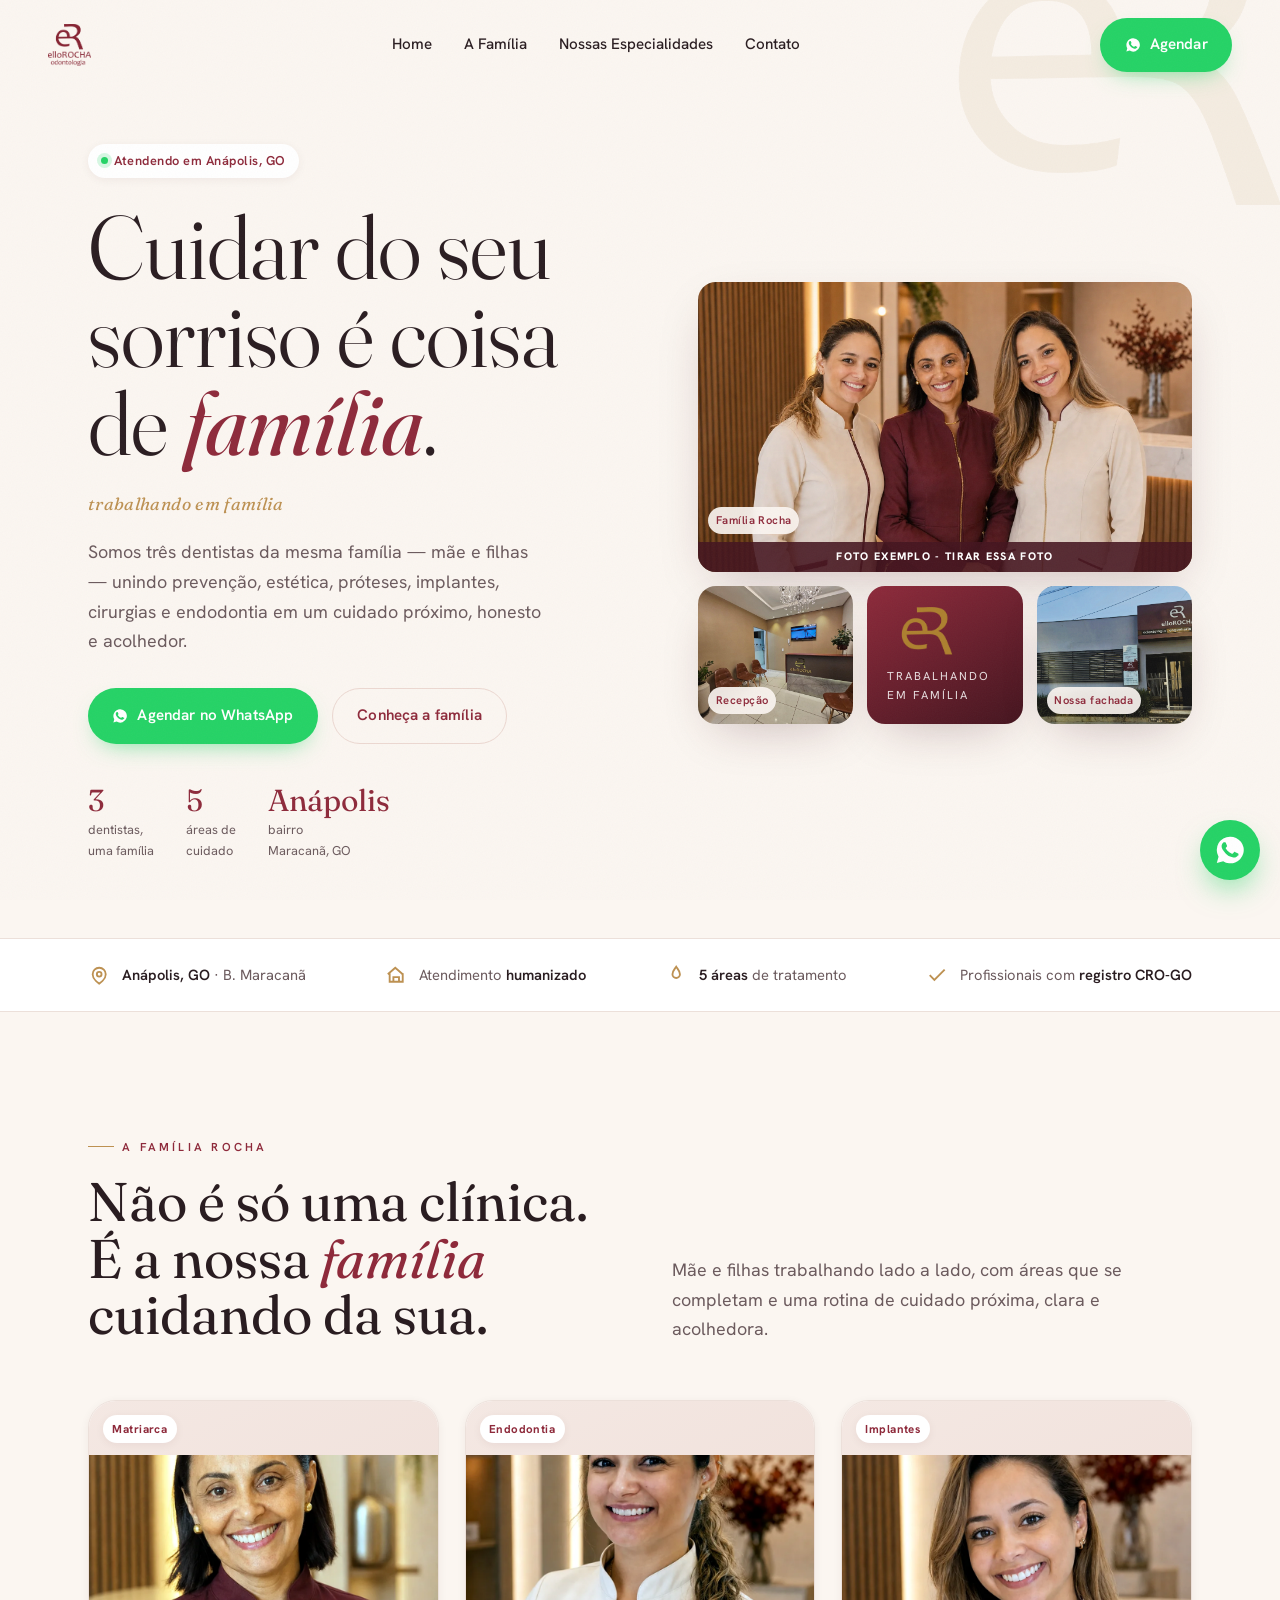
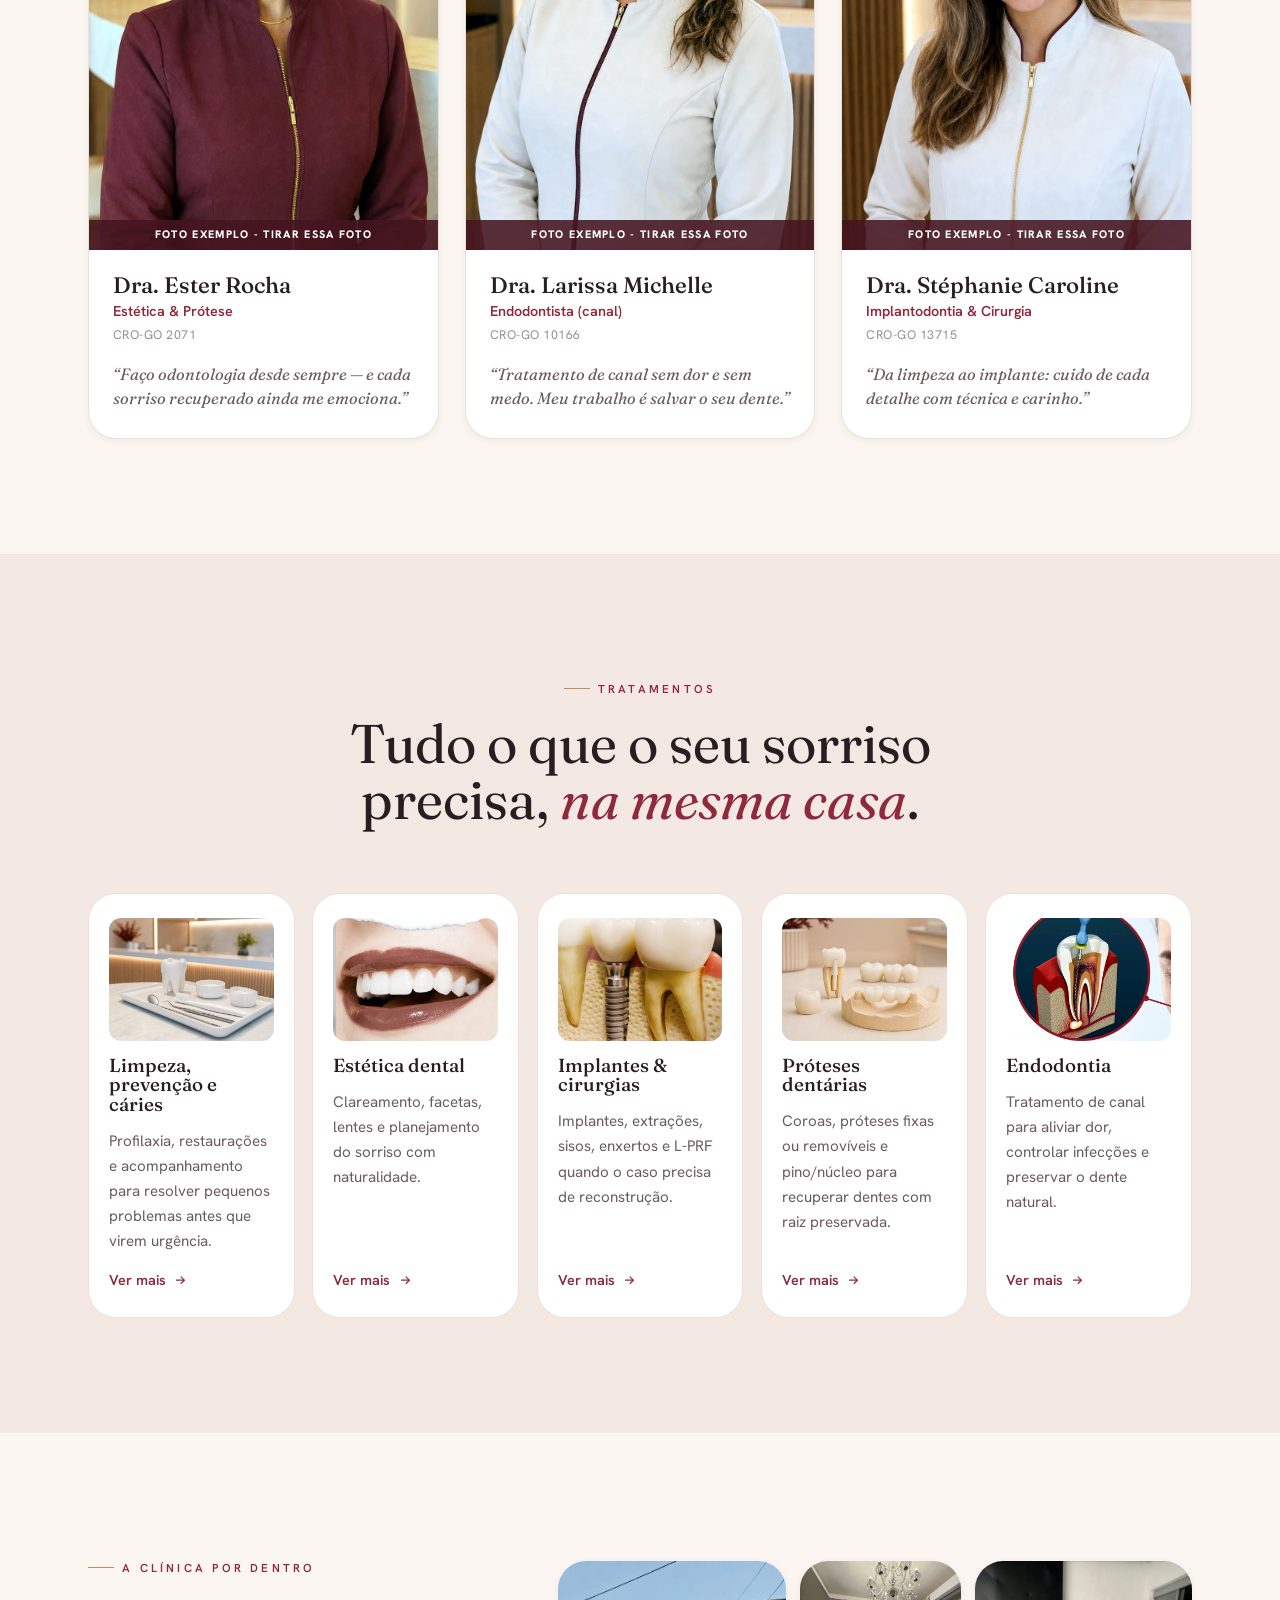
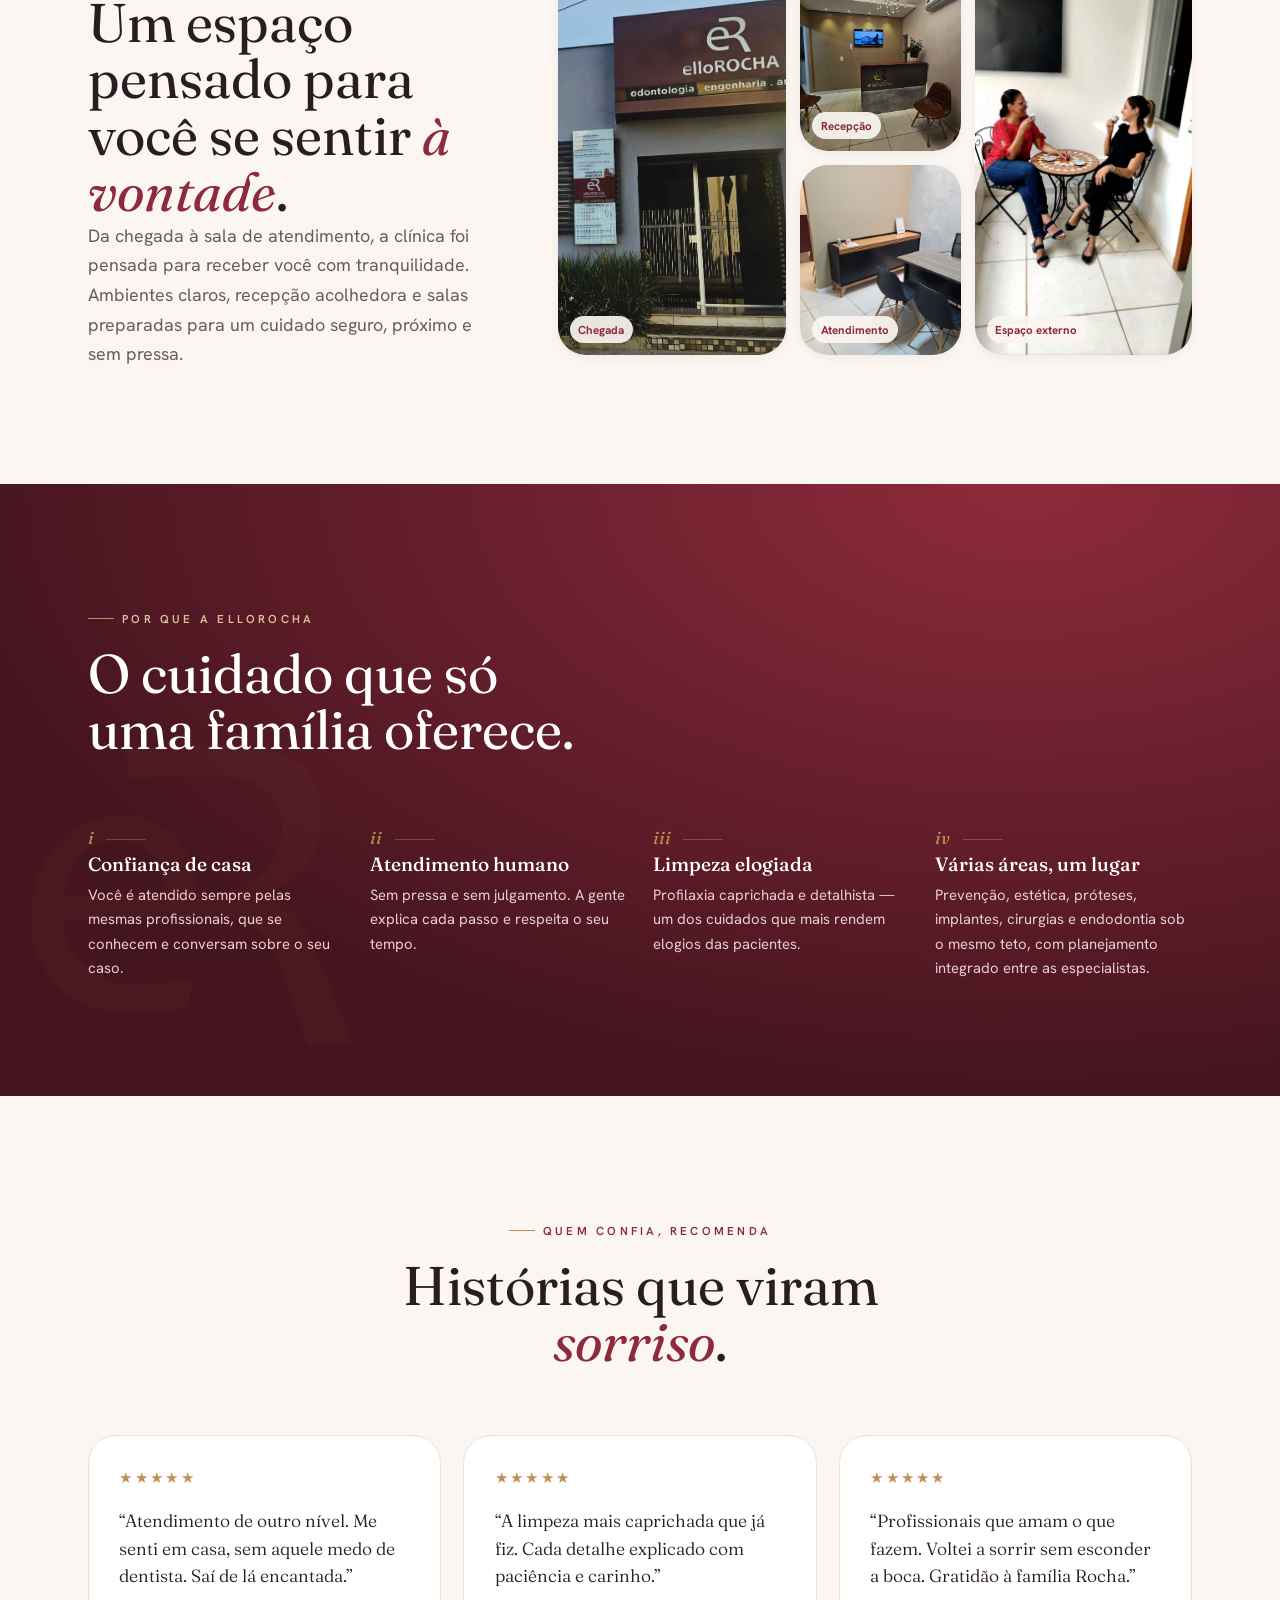
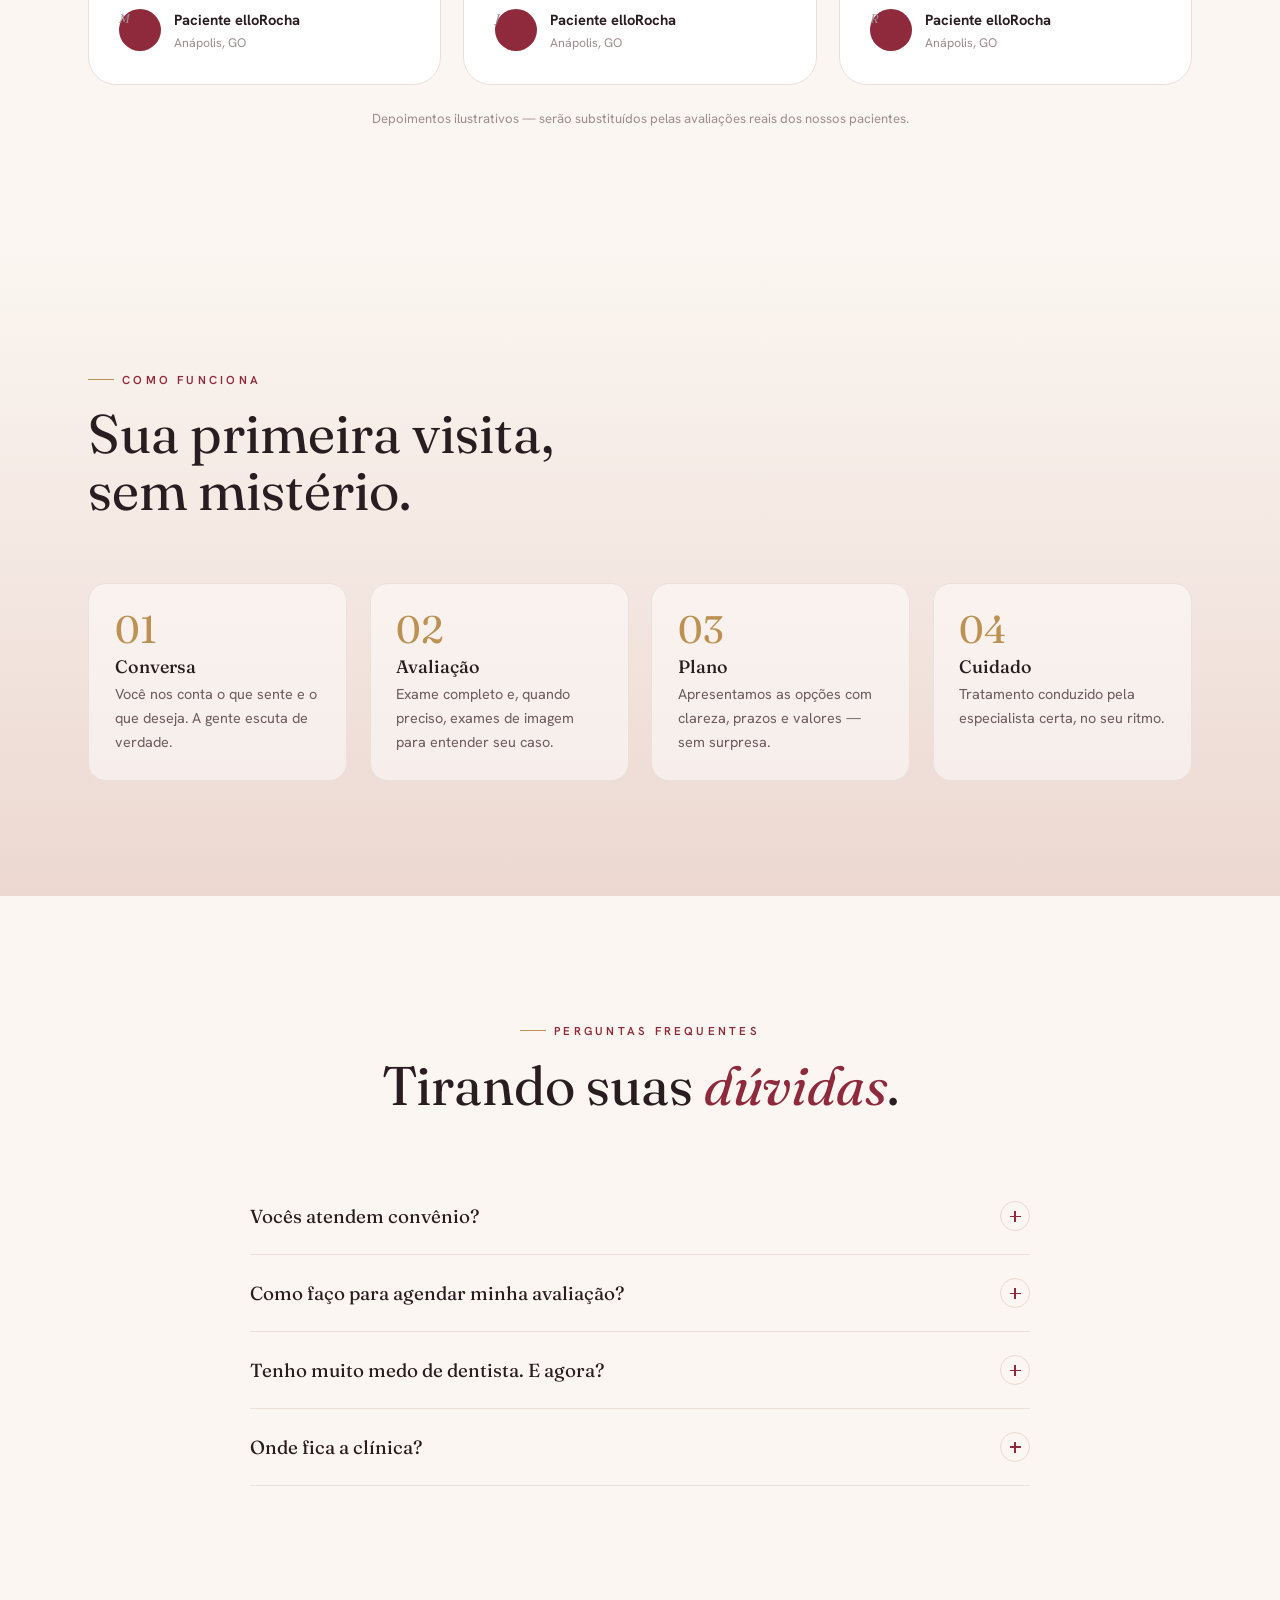
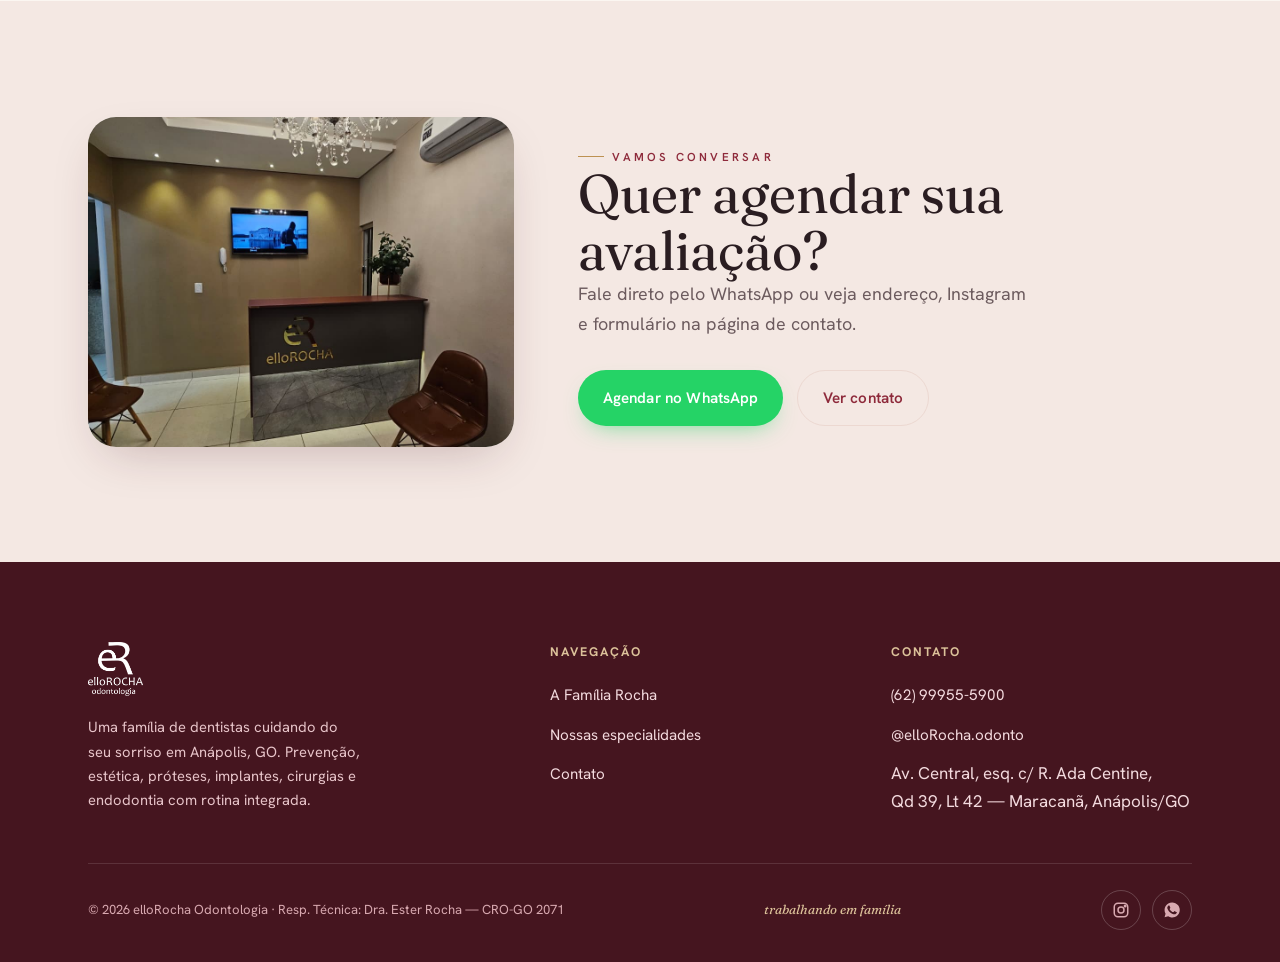
<file: index.html>
﻿<!DOCTYPE html>
<html lang="pt-BR">
<head>
<meta charset="UTF-8">
<meta name="viewport" content="width=device-width, initial-scale=1">
<title>elloRocha Odontologia — Cuidado de família em Anápolis, GO</title>
<meta name="description" content="elloRocha Odontologia: a família Rocha cuidando do seu sorriso em Anápolis. Limpeza, cáries, clareamento, próteses, implantes, cirurgias e canal.">
<link rel="canonical" href="https://ellorocha.com.br/">
<meta property="og:type" content="website">
<meta property="og:title" content="elloRocha Odontologia — trabalhando em família">
<meta property="og:description" content="Limpeza, cáries, estética, próteses, implantes, cirurgias e canal em Anápolis. Uma família de dentistas cuidando do seu sorriso.">
<meta property="og:image" content="https://ellorocha.com.br/assets/img/logo-bordo.png">
<meta property="og:locale" content="pt_BR">
<link rel="icon" href="assets/img/favicon.svg" type="image/svg+xml">
<link rel="preconnect" href="https://fonts.googleapis.com">
<link rel="preconnect" href="https://fonts.gstatic.com" crossorigin>
<link href="https://fonts.googleapis.com/css2?family=Fraunces:ital,opsz,wght@0,9..144,300..600;1,9..144,300..500&family=Hanken+Grotesk:wght@400;500;600;700&display=swap" rel="stylesheet">
<link rel="stylesheet" href="assets/css/styles.css?v=20260620-2">
<script type="application/ld+json">
{
  "@context":"https://schema.org",
  "@type":"Dentist",
  "name":"elloRocha Odontologia",
  "image":"https://ellorocha.com.br/assets/img/logo-bordo.png",
  "url":"https://ellorocha.com.br/",
  "telephone":"+5562999555900",
  "address":{
    "@type":"PostalAddress",
    "streetAddress":"Av. Central, esq. c/ R. Ada Centine, Qd 39, Lt 42, B. Maracanã",
    "addressLocality":"Anápolis",
    "addressRegion":"GO",
    "addressCountry":"BR"
  },
  "medicalSpecialty":["Preventive Dentistry","Cosmetic Dentistry","Prosthodontics","Oral Surgery","Endodontics"],
  "sameAs":["https://instagram.com/elloRocha.odonto"]
}
</script>
</head>
<body>

<!-- ===================== NAV ===================== -->
<header class="nav" id="nav">
  <a class="nav__brand" href="index.html" aria-label="elloRocha — início">
    <img src="assets/img/logo-bordo.png" alt="elloRocha Odontologia">
  </a>
  <nav class="nav__links" aria-label="Principal">
    <a href="index.html">Home</a>
    <a href="a-familia.html">A Família</a>
    <a href="especialidades.html">Nossas Especialidades</a>
    <a href="contato.html">Contato</a>
  </nav>
  <div class="nav__cta">
    <a class="btn btn--wz" href="https://wa.me/5562999555900?text=Ol%C3%A1!%20Gostaria%20de%20agendar%20uma%20avalia%C3%A7%C3%A3o%20na%20elloRocha." target="_blank" rel="noopener">
      <svg viewBox="0 0 24 24" fill="currentColor" aria-hidden="true"><path d="M12 2a10 10 0 0 0-8.6 15l-1.3 4.7 4.8-1.3A10 10 0 1 0 12 2Zm5.8 14.2c-.2.7-1.4 1.3-2 1.4-.5.1-1.2.1-1.9-.1-.4-.1-1-.3-1.8-.6-3-1.3-5-4.4-5.1-4.6-.2-.2-1.3-1.7-1.3-3.2 0-1.5.8-2.3 1.1-2.6.3-.3.6-.4.8-.4h.6c.2 0 .4 0 .6.5l.9 2.1c.1.2.1.4 0 .6l-.4.6-.3.3c-.2.2-.3.4-.1.7.2.3.9 1.4 1.9 2.3 1.3 1.1 2.3 1.5 2.6 1.6.3.1.5.1.7-.1l.9-1.1c.2-.3.4-.2.7-.1l2 1c.3.1.5.2.6.3.1.2.1.7-.1 1.5Z"/></svg>
      Agendar
    </a>
    <button class="nav__burger" aria-label="Abrir menu" aria-expanded="false" aria-controls="nav"><span></span></button>
  </div>
</header>

<main>
<!-- ===================== HERO ===================== -->
<section class="hero">
  <span class="monogram-bg" style="top:-6rem;right:-6rem;" aria-hidden="true"></span>
  <div class="container hero__grid">
    <div class="hero__copy" data-reveal>
      <span class="hero__badge"><span class="dot"></span> Atendendo em Anápolis, GO</span>
      <h1 class="display">Cuidar do seu<br>sorriso é coisa<br>de <span class="accent"><em>família</em></span>.</h1>
      <p class="hero__tagline">trabalhando em família</p>
      <p class="lead">Somos três dentistas da mesma família — mãe e filhas — unindo prevenção, estética, próteses, implantes, cirurgias e endodontia em um cuidado próximo, honesto e acolhedor.</p>
      <div class="hero__actions">
        <a class="btn btn--wz" href="https://wa.me/5562999555900?text=Ol%C3%A1!%20Gostaria%20de%20agendar%20uma%20avalia%C3%A7%C3%A3o%20na%20elloRocha." target="_blank" rel="noopener">
          <svg viewBox="0 0 24 24" fill="currentColor" aria-hidden="true"><path d="M12 2a10 10 0 0 0-8.6 15l-1.3 4.7 4.8-1.3A10 10 0 1 0 12 2Zm5.8 14.2c-.2.7-1.4 1.3-2 1.4-.5.1-1.2.1-1.9-.1-.4-.1-1-.3-1.8-.6-3-1.3-5-4.4-5.1-4.6-.2-.2-1.3-1.7-1.3-3.2 0-1.5.8-2.3 1.1-2.6.3-.3.6-.4.8-.4h.6c.2 0 .4 0 .6.5l.9 2.1c.1.2.1.4 0 .6l-.4.6-.3.3c-.2.2-.3.4-.1.7.2.3.9 1.4 1.9 2.3 1.3 1.1 2.3 1.5 2.6 1.6.3.1.5.1.7-.1l.9-1.1c.2-.3.4-.2.7-.1l2 1c.3.1.5.2.6.3.1.2.1.7-.1 1.5Z"/></svg>
          Agendar no WhatsApp
        </a>
        <a class="btn btn--ghost" href="a-familia.html">Conheça a família</a>
      </div>
      <div class="hero__proof">
        <div><div class="num">3</div><div class="lbl">dentistas,<br>uma família</div></div>
        <div aria-label="5 áreas de cuidado odontológico"><div class="num">5</div><div class="lbl">áreas de<br>cuidado</div></div>
        <div><div class="num">Anápolis</div><div class="lbl">bairro<br>Maracanã, GO</div></div>
      </div>
    </div>

    <div class="hero__media" data-reveal data-delay="2">
      <div class="collage">
        <figure class="c1 example-photo"><img src="assets/img/familia-rocha-retrato.webp" alt="Doutoras da família Rocha na elloRocha Odontologia"><figcaption>Família Rocha</figcaption><span class="example-photo__label">FOTO EXEMPLO - TIRAR ESSA FOTO</span></figure>
        <figure class="c2"><img src="assets/img/recepcao-1.jpg" alt="Recepção da elloRocha Odontologia"><figcaption>Recepção</figcaption></figure>
        <figure class="c3 tile" aria-hidden="true">
          <span class="er brand-mark" aria-hidden="true"></span>
          <small>trabalhando<br>em família</small>
        </figure>
        <figure class="c4"><img src="assets/img/fachada-ellorocha.jpg" alt="Fachada da elloRocha Odontologia em Anápolis"><figcaption>Nossa fachada</figcaption></figure>
      </div>
    </div>
  </div>
</section>

<!-- ===================== TRUST ===================== -->
<section class="trust">
  <div class="container trust__row">
    <div class="trust__item"><svg viewBox="0 0 24 24" fill="none" stroke="currentColor" stroke-width="2"><path d="M12 21s-7-4.35-7-10a7 7 0 0 1 14 0c0 5.65-7 10-7 10Z"/><circle cx="12" cy="11" r="2.5"/></svg> <span><strong>Anápolis, GO</strong> · B. Maracanã</span></div>
    <div class="trust__item"><svg viewBox="0 0 24 24" fill="none" stroke="currentColor" stroke-width="2"><path d="M3 11l8-7 8 7"/><path d="M5 10v9h14v-9"/><path d="M9 19v-5h6v5"/></svg> <span>Atendimento <strong>humanizado</strong></span></div>
    <div class="trust__item"><svg viewBox="0 0 24 24" fill="none" stroke="currentColor" stroke-width="2"><path d="M12 3c2 3 4 4.5 4 8a4 4 0 0 1-8 0c0-3.5 2-5 4-8Z"/></svg> <span><strong>5 áreas</strong> de tratamento</span></div>
    <div class="trust__item"><svg viewBox="0 0 24 24" fill="none" stroke="currentColor" stroke-width="2"><path d="M20 6 9 17l-5-5"/></svg> <span>Profissionais com <strong>registro CRO-GO</strong></span></div>
  </div>
</section>

<!-- ===================== FAMÍLIA ===================== -->
<section class="section" id="familia">
  <div class="container">
    <div class="family-intro">
      <div class="head" data-reveal style="margin-bottom:0">
        <span class="eyebrow">A família Rocha</span>
        <h2 class="section-title">Não é só uma clínica.<br>É a nossa <em>família</em> cuidando da sua.</h2>
      </div>
      <p class="lead" data-reveal data-delay="1">Mãe e filhas trabalhando lado a lado, com áreas que se completam e uma rotina de cuidado próxima, clara e acolhedora.</p>
    </div>

    <div class="family-grid">
      <!-- Dra. Ester -->
      <article class="doc-card" data-reveal data-delay="1">
        <div class="doc-card__photo">
          <span class="doc-card__tag">Matriarca</span>
          <img src="assets/img/perfil-ester-exemplo.webp" alt="Foto exemplo da Dra. Ester Rocha">
          <span class="example-photo__label">FOTO EXEMPLO - TIRAR ESSA FOTO</span>
        </div>
        <div class="doc-card__body">
          <h3>Dra. Ester Rocha</h3>
          <p class="doc-card__role">Estética &amp; Prótese</p>
          <p class="doc-card__cro">CRO-GO 2071</p>
          <p class="doc-card__quote">“Faço odontologia desde sempre — e cada sorriso recuperado ainda me emociona.”</p>
        </div>
      </article>
      <!-- Dra. Larissa -->
      <article class="doc-card" data-reveal data-delay="2">
        <div class="doc-card__photo">
          <span class="doc-card__tag">Endodontia</span>
          <img src="assets/img/perfil-larissa-exemplo.webp" alt="Foto exemplo da Dra. Larissa Michelle">
          <span class="example-photo__label">FOTO EXEMPLO - TIRAR ESSA FOTO</span>
        </div>
        <div class="doc-card__body">
          <h3>Dra. Larissa Michelle</h3>
          <p class="doc-card__role">Endodontista (canal)</p>
          <p class="doc-card__cro">CRO-GO 10166</p>
          <p class="doc-card__quote">“Tratamento de canal sem dor e sem medo. Meu trabalho é salvar o seu dente.”</p>
        </div>
      </article>
      <!-- Dra. Stéphanie -->
      <article class="doc-card" data-reveal data-delay="3">
        <div class="doc-card__photo">
          <span class="doc-card__tag">Implantes</span>
          <img src="assets/img/perfil-stephanie-exemplo.webp" alt="Foto exemplo da Dra. Stéphanie Caroline">
          <span class="example-photo__label">FOTO EXEMPLO - TIRAR ESSA FOTO</span>
        </div>
        <div class="doc-card__body">
          <h3>Dra. Stéphanie Caroline</h3>
          <p class="doc-card__role">Implantodontia &amp; Cirurgia</p>
          <p class="doc-card__cro">CRO-GO 13715</p>
          <p class="doc-card__quote">“Da limpeza ao implante: cuido de cada detalhe com técnica e carinho.”</p>
        </div>
      </article>
    </div>
  </div>
</section>

<!-- ===================== ESPECIALIDADES ===================== -->
<section class="section section--nude" id="especialidades">
  <div class="container">
    <div class="head head--center" data-reveal>
      <span class="eyebrow">Tratamentos</span>
      <h2 class="section-title">Tudo o que o seu sorriso<br>precisa, <em>na mesma casa</em>.</h2>
    </div>
    <div class="serv-grid">
      <article class="serv-card" data-reveal data-delay="1">
        <figure class="serv-card__photo"><img src="assets/img/tratamento-clinica-geral.webp" alt="Itens de prevenção, limpeza e cuidado odontológico"></figure>
        <h3>Limpeza, prevenção e cáries</h3>
        <p>Profilaxia, restaurações e acompanhamento para resolver pequenos problemas antes que virem urgência.</p>
        <a class="link-arrow" href="especialidades.html#limpeza">Ver mais <svg viewBox="0 0 24 24" fill="none" stroke="currentColor" stroke-width="2"><path d="M5 12h14M13 6l6 6-6 6"/></svg></a>
      </article>
      <article class="serv-card" data-reveal data-delay="2">
        <figure class="serv-card__photo"><img src="assets/img/tratamento-estetica.webp" alt="Sorriso com facetas e estética dental"></figure>
        <h3>Estética dental</h3>
        <p>Clareamento, facetas, lentes e planejamento do sorriso com naturalidade.</p>
        <a class="link-arrow" href="especialidades.html#estetica">Ver mais <svg viewBox="0 0 24 24" fill="none" stroke="currentColor" stroke-width="2"><path d="M5 12h14M13 6l6 6-6 6"/></svg></a>
      </article>
      <article class="serv-card" data-reveal data-delay="3">
        <figure class="serv-card__photo"><img src="assets/img/tratamento-implantes.webp" alt="Modelo educativo de implante dentário"></figure>
        <h3>Implantes &amp; cirurgias</h3>
        <p>Implantes, extrações, sisos, enxertos e L-PRF quando o caso precisa de reconstrução.</p>
        <a class="link-arrow" href="especialidades.html#implantes">Ver mais <svg viewBox="0 0 24 24" fill="none" stroke="currentColor" stroke-width="2"><path d="M5 12h14M13 6l6 6-6 6"/></svg></a>
      </article>
      <article class="serv-card" data-reveal data-delay="4">
        <figure class="serv-card__photo"><img src="assets/img/tratamento-proteses.webp" alt="Coroas, ponte e próteses dentárias sem implante"></figure>
        <h3>Próteses dentárias</h3>
        <p>Coroas, próteses fixas ou removíveis e pino/núcleo para recuperar dentes com raiz preservada.</p>
        <a class="link-arrow" href="especialidades.html#proteses">Ver mais <svg viewBox="0 0 24 24" fill="none" stroke="currentColor" stroke-width="2"><path d="M5 12h14M13 6l6 6-6 6"/></svg></a>
      </article>
      <article class="serv-card" data-reveal data-delay="5">
        <figure class="serv-card__photo"><img src="assets/img/tratamento-endodontia.webp" alt="Ilustração educativa de tratamento de canal"></figure>
        <h3>Endodontia</h3>
        <p>Tratamento de canal para aliviar dor, controlar infecções e preservar o dente natural.</p>
        <a class="link-arrow" href="especialidades.html#endodontia">Ver mais <svg viewBox="0 0 24 24" fill="none" stroke="currentColor" stroke-width="2"><path d="M5 12h14M13 6l6 6-6 6"/></svg></a>
      </article>
    </div>
  </div>
</section>

<!-- ===================== CLÍNICA POR DENTRO ===================== -->
<section class="section visual-story">
  <div class="container visual-story__grid">
    <div class="head" data-reveal style="margin-bottom:0">
      <span class="eyebrow">A clínica por dentro</span>
      <h2 class="section-title">Um espaço pensado para você se sentir <em>à vontade</em>.</h2>
      <p class="lead">Da chegada à sala de atendimento, a clínica foi pensada para receber você com tranquilidade. Ambientes claros, recepção acolhedora e salas preparadas para um cuidado seguro, próximo e sem pressa.</p>
    </div>
    <div class="clinic-gallery" data-reveal data-delay="1">
      <figure class="wide"><img src="assets/img/fachada-ellorocha.jpg" alt="Fachada da elloRocha Odontologia"><figcaption>Chegada</figcaption></figure>
      <figure><img src="assets/img/recepcao.jpg" alt="Recepção da elloRocha"><figcaption>Recepção</figcaption></figure>
      <figure><img src="assets/img/sala-atendimento.jpg" alt="Sala de atendimento da elloRocha"><figcaption>Atendimento</figcaption></figure>
      <figure class="tall"><img src="assets/img/lado-fora-mesinha.jpg" alt="Espaço externo da elloRocha com mesinha"><figcaption>Espaço externo</figcaption></figure>
    </div>
  </div>
</section>

<!-- ===================== DIFERENCIAIS ===================== -->
<section class="section dark">
  <span class="monogram-bg" style="bottom:-10rem;left:-4rem;color:#fff;opacity:.04;" aria-hidden="true"></span>
  <div class="container">
    <div class="head" data-reveal>
      <span class="eyebrow">Por que a elloRocha</span>
      <h2 class="section-title">O cuidado que só<br>uma família oferece.</h2>
    </div>
    <div class="feat-grid">
      <div class="feat" data-reveal data-delay="1"><div class="feat__n">i</div><h3>Confiança de casa</h3><p>Você é atendido sempre pelas mesmas profissionais, que se conhecem e conversam sobre o seu caso.</p></div>
      <div class="feat" data-reveal data-delay="2"><div class="feat__n">ii</div><h3>Atendimento humano</h3><p>Sem pressa e sem julgamento. A gente explica cada passo e respeita o seu tempo.</p></div>
      <div class="feat" data-reveal data-delay="3"><div class="feat__n">iii</div><h3>Limpeza elogiada</h3><p>Profilaxia caprichada e detalhista — um dos cuidados que mais rendem elogios das pacientes.</p></div>
      <div class="feat" data-reveal data-delay="4"><div class="feat__n">iv</div><h3>Várias áreas, um lugar</h3><p>Prevenção, estética, próteses, implantes, cirurgias e endodontia sob o mesmo teto, com planejamento integrado entre as especialistas.</p></div>
    </div>
  </div>
</section>

<!-- ===================== DEPOIMENTOS ===================== -->
<section class="section" id="depoimentos">
  <div class="container">
    <div class="head head--center" data-reveal>
      <span class="eyebrow">Quem confia, recomenda</span>
      <h2 class="section-title">Histórias que viram <em>sorriso</em>.</h2>
    </div>
    <div class="testi-grid">
      <!-- Exemplos ilustrativos — substituir pelas avaliações reais do Google -->
      <article class="testi" data-reveal data-delay="1">
        <div class="testi__stars">★★★★★</div>
        <p class="testi__txt">“Atendimento de outro nível. Me senti em casa, sem aquele medo de dentista. Saí de lá encantada.”</p>
        <div class="testi__who"><span class="testi__av">M</span><div><b>Paciente elloRocha</b><span>Anápolis, GO</span></div></div>
      </article>
      <article class="testi" data-reveal data-delay="2">
        <div class="testi__stars">★★★★★</div>
        <p class="testi__txt">“A limpeza mais caprichada que já fiz. Cada detalhe explicado com paciência e carinho.”</p>
        <div class="testi__who"><span class="testi__av">J</span><div><b>Paciente elloRocha</b><span>Anápolis, GO</span></div></div>
      </article>
      <article class="testi" data-reveal data-delay="3">
        <div class="testi__stars">★★★★★</div>
        <p class="testi__txt">“Profissionais que amam o que fazem. Voltei a sorrir sem esconder a boca. Gratidão à família Rocha.”</p>
        <div class="testi__who"><span class="testi__av">R</span><div><b>Paciente elloRocha</b><span>Anápolis, GO</span></div></div>
      </article>
    </div>
    <p class="testi__note">Depoimentos ilustrativos — serão substituídos pelas avaliações reais dos nossos pacientes.</p>
  </div>
</section>

<!-- ===================== PRIMEIRA CONSULTA ===================== -->
<section class="section section--blush">
  <div class="container">
    <div class="head" data-reveal>
      <span class="eyebrow">Como funciona</span>
      <h2 class="section-title">Sua primeira visita,<br>sem mistério.</h2>
    </div>
    <div class="steps">
      <div class="step" data-reveal data-delay="1"><div class="step__n"></div><h3>Conversa</h3><p>Você nos conta o que sente e o que deseja. A gente escuta de verdade.</p></div>
      <div class="step" data-reveal data-delay="2"><div class="step__n"></div><h3>Avaliação</h3><p>Exame completo e, quando preciso, exames de imagem para entender seu caso.</p></div>
      <div class="step" data-reveal data-delay="3"><div class="step__n"></div><h3>Plano</h3><p>Apresentamos as opções com clareza, prazos e valores — sem surpresa.</p></div>
      <div class="step" data-reveal data-delay="4"><div class="step__n"></div><h3>Cuidado</h3><p>Tratamento conduzido pela especialista certa, no seu ritmo.</p></div>
    </div>
  </div>
</section>

<!-- ===================== FAQ ===================== -->
<section class="section" id="faq">
  <div class="container">
    <div class="head head--center" data-reveal>
      <span class="eyebrow">Perguntas frequentes</span>
      <h2 class="section-title">Tirando suas <em>dúvidas</em>.</h2>
    </div>
    <div class="faq">
      <div class="faq__item" data-reveal>
        <button class="faq__q" aria-expanded="false"><span>Vocês atendem convênio?</span><span class="ic"></span></button>
        <div class="faq__a"><p>Trabalhamos de forma particular e com condições facilitadas de pagamento. Fale com a gente no WhatsApp para conferir as opções disponíveis para o seu tratamento.</p></div>
      </div>
      <div class="faq__item" data-reveal>
        <button class="faq__q" aria-expanded="false"><span>Como faço para agendar minha avaliação?</span><span class="ic"></span></button>
        <div class="faq__a"><p>É só chamar no WhatsApp (62) 99955-5900 ou preencher o formulário aqui no site. Retornamos rapidinho para encontrar o melhor horário para você.</p></div>
      </div>
      <div class="faq__item" data-reveal>
        <button class="faq__q" aria-expanded="false"><span>Tenho muito medo de dentista. E agora?</span><span class="ic"></span></button>
        <div class="faq__a"><p>Você não está sozinho — e aqui isso é levado a sério. Nosso atendimento é humanizado, sem pressa e sem julgamento, para que cada etapa seja confortável e tranquila.</p></div>
      </div>
      <div class="faq__item" data-reveal>
        <button class="faq__q" aria-expanded="false"><span>Onde fica a clínica?</span><span class="ic"></span></button>
        <div class="faq__a"><p>Estamos na Av. Central, esquina com a R. Ada Centine, Qd 39, Lt 42, Bairro Maracanã, em Anápolis-GO.</p></div>
      </div>
    </div>
  </div>
</section>

<!-- ===================== CTA CONTATO ===================== -->
<section class="section section--nude contact-teaser">
  <div class="container contact-teaser__grid">
    <figure data-reveal><img src="assets/img/recepcao.jpg" alt="Recepção da elloRocha Odontologia"></figure>
    <div data-reveal data-delay="1">
      <span class="eyebrow">Vamos conversar</span>
      <h2 class="section-title">Quer agendar sua avaliação?</h2>
      <p class="lead">Fale direto pelo WhatsApp ou veja endereço, Instagram e formulário na página de contato.</p>
      <div class="hero__actions">
        <a class="btn btn--wz" href="https://wa.me/5562999555900?text=Ol%C3%A1!%20Gostaria%20de%20agendar%20uma%20avalia%C3%A7%C3%A3o%20na%20elloRocha." target="_blank" rel="noopener">Agendar no WhatsApp</a>
        <a class="btn btn--ghost" href="contato.html">Ver contato</a>
      </div>
    </div>
  </div>
</section>
</main>

<!-- ===================== RODAPÉ ===================== -->
<footer class="footer">
  <div class="container">
    <div class="footer__top">
      <div>
        <img src="assets/img/logo-branco.png" alt="elloRocha Odontologia">
        <p>Uma família de dentistas cuidando do seu sorriso em Anápolis, GO. Prevenção, estética, próteses, implantes, cirurgias e endodontia com rotina integrada.</p>
      </div>
      <div>
        <h4>Navegação</h4>
        <ul>
          <li><a href="a-familia.html">A Família Rocha</a></li>
          <li><a href="especialidades.html">Nossas especialidades</a></li>
          <li><a href="contato.html">Contato</a></li>
        </ul>
      </div>
      <div>
        <h4>Contato</h4>
        <ul>
          <li><a href="https://wa.me/5562999555900" target="_blank" rel="noopener">(62) 99955-5900</a></li>
          <li><a href="https://instagram.com/elloRocha.odonto" target="_blank" rel="noopener">@elloRocha.odonto</a></li>
          <li><span>Av. Central, esq. c/ R. Ada Centine,<br>Qd 39, Lt 42 — Maracanã, Anápolis/GO</span></li>
        </ul>
      </div>
    </div>
    <div class="footer__bottom">
      <span>© <span data-year>2026</span> elloRocha Odontologia · Resp. Técnica: Dra. Ester Rocha — CRO-GO 2071</span>
      <span class="tag">trabalhando em família</span>
      <div class="footer__social">
        <a href="https://instagram.com/elloRocha.odonto" target="_blank" rel="noopener" aria-label="Instagram"><svg viewBox="0 0 24 24" fill="none" stroke="currentColor" stroke-width="2"><rect x="3" y="3" width="18" height="18" rx="5"/><circle cx="12" cy="12" r="4"/><circle cx="17.5" cy="6.5" r="1" fill="currentColor"/></svg></a>
        <a href="https://wa.me/5562999555900" target="_blank" rel="noopener" aria-label="WhatsApp"><svg viewBox="0 0 24 24" fill="currentColor"><path d="M12 2a10 10 0 0 0-8.6 15l-1.3 4.7 4.8-1.3A10 10 0 1 0 12 2Zm5.8 14.2c-.2.7-1.4 1.3-2 1.4-.5.1-1.2.1-1.9-.1-.4-.1-1-.3-1.8-.6-3-1.3-5-4.4-5.1-4.6-.2-.2-1.3-1.7-1.3-3.2 0-1.5.8-2.3 1.1-2.6.3-.3.6-.4.8-.4h.6c.2 0 .4 0 .6.5l.9 2.1c.1.2.1.4 0 .6l-.4.6-.3.3c-.2.2-.3.4-.1.7.2.3.9 1.4 1.9 2.3 1.3 1.1 2.3 1.5 2.6 1.6.3.1.5.1.7-.1l.9-1.1c.2-.3.4-.2.7-.1l2 1c.3.1.5.2.6.3.1.2.1.7-.1 1.5Z"/></svg></a>
      </div>
    </div>
  </div>
</footer>

<a class="wz-float" href="https://wa.me/5562999555900?text=Ol%C3%A1!%20Gostaria%20de%20agendar%20uma%20avalia%C3%A7%C3%A3o%20na%20elloRocha." target="_blank" rel="noopener" aria-label="Falar no WhatsApp">
  <svg viewBox="0 0 24 24" fill="currentColor"><path d="M12 2a10 10 0 0 0-8.6 15l-1.3 4.7 4.8-1.3A10 10 0 1 0 12 2Zm5.8 14.2c-.2.7-1.4 1.3-2 1.4-.5.1-1.2.1-1.9-.1-.4-.1-1-.3-1.8-.6-3-1.3-5-4.4-5.1-4.6-.2-.2-1.3-1.7-1.3-3.2 0-1.5.8-2.3 1.1-2.6.3-.3.6-.4.8-.4h.6c.2 0 .4 0 .6.5l.9 2.1c.1.2.1.4 0 .6l-.4.6-.3.3c-.2.2-.3.4-.1.7.2.3.9 1.4 1.9 2.3 1.3 1.1 2.3 1.5 2.6 1.6.3.1.5.1.7-.1l.9-1.1c.2-.3.4-.2.7-.1l2 1c.3.1.5.2.6.3.1.2.1.7-.1 1.5Z"/></svg>
</a>

<script src="assets/js/main.js"></script>
</body>
</html>
</file>
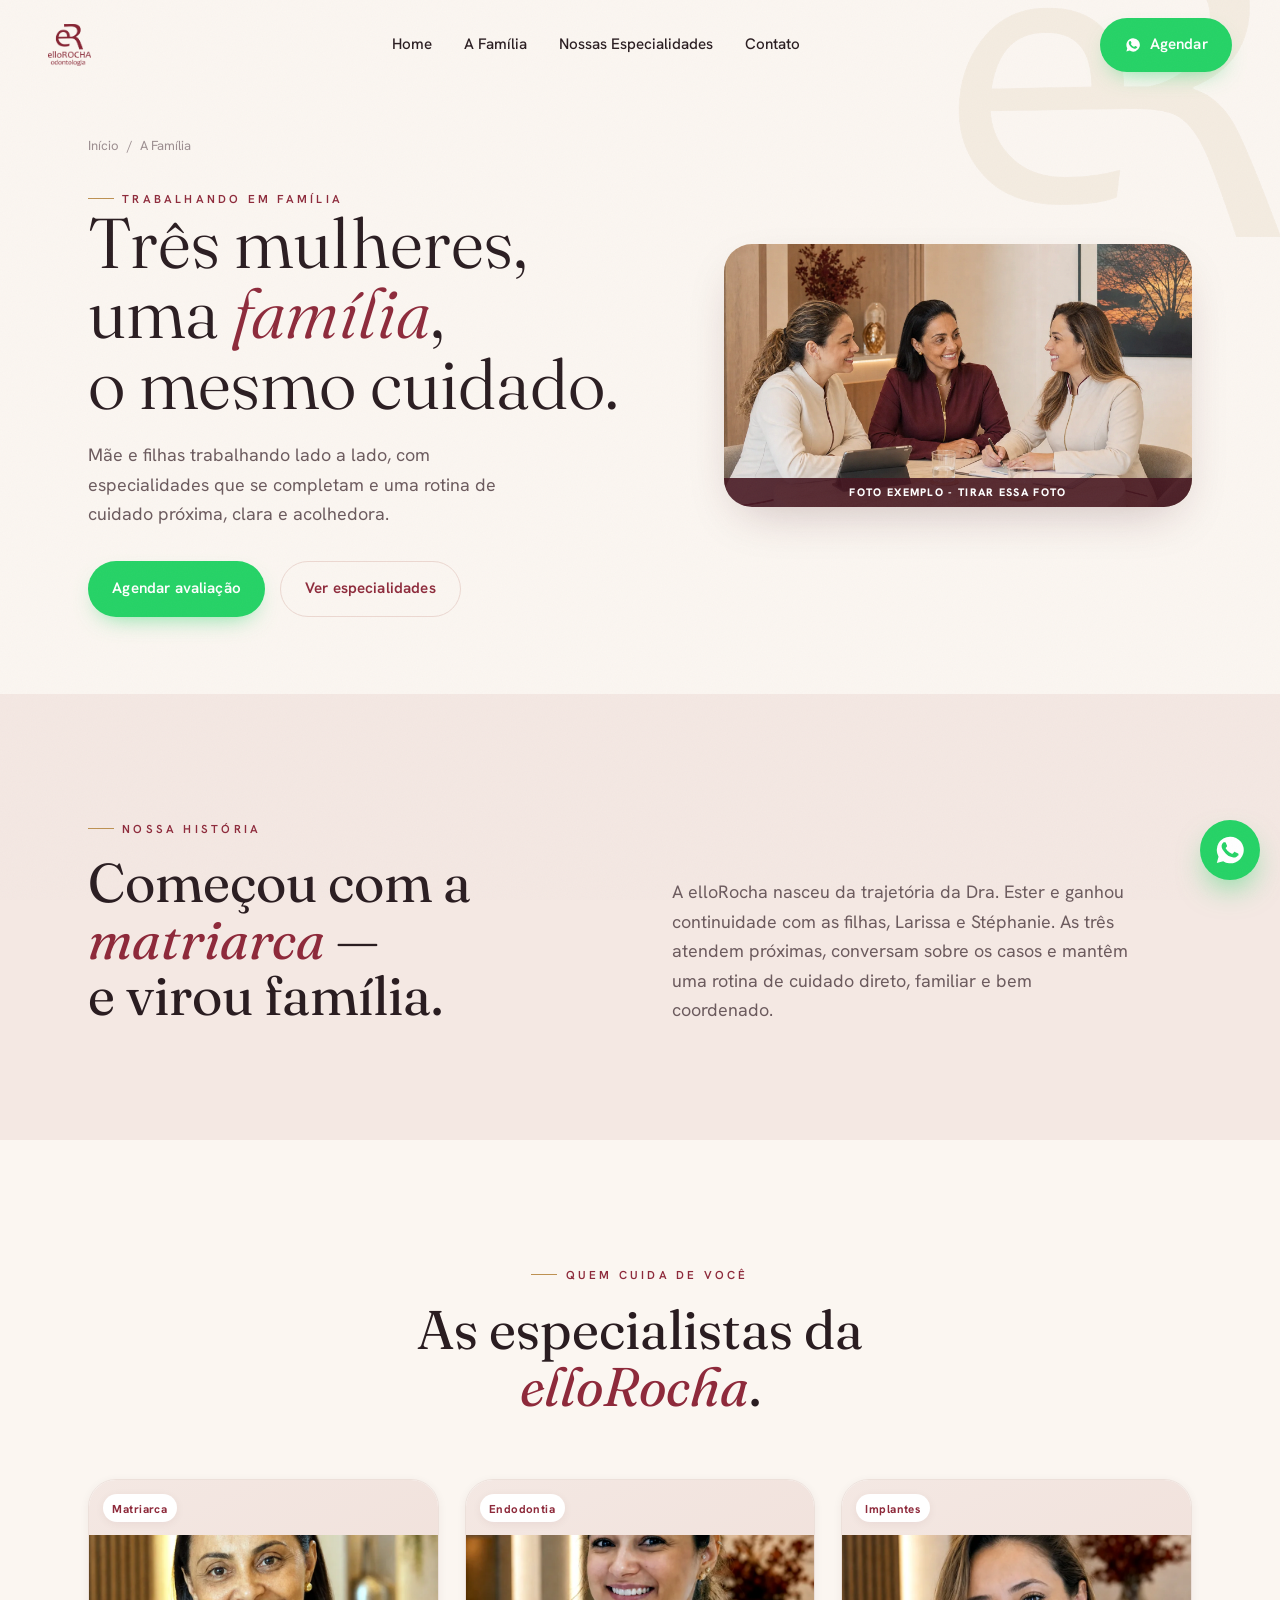
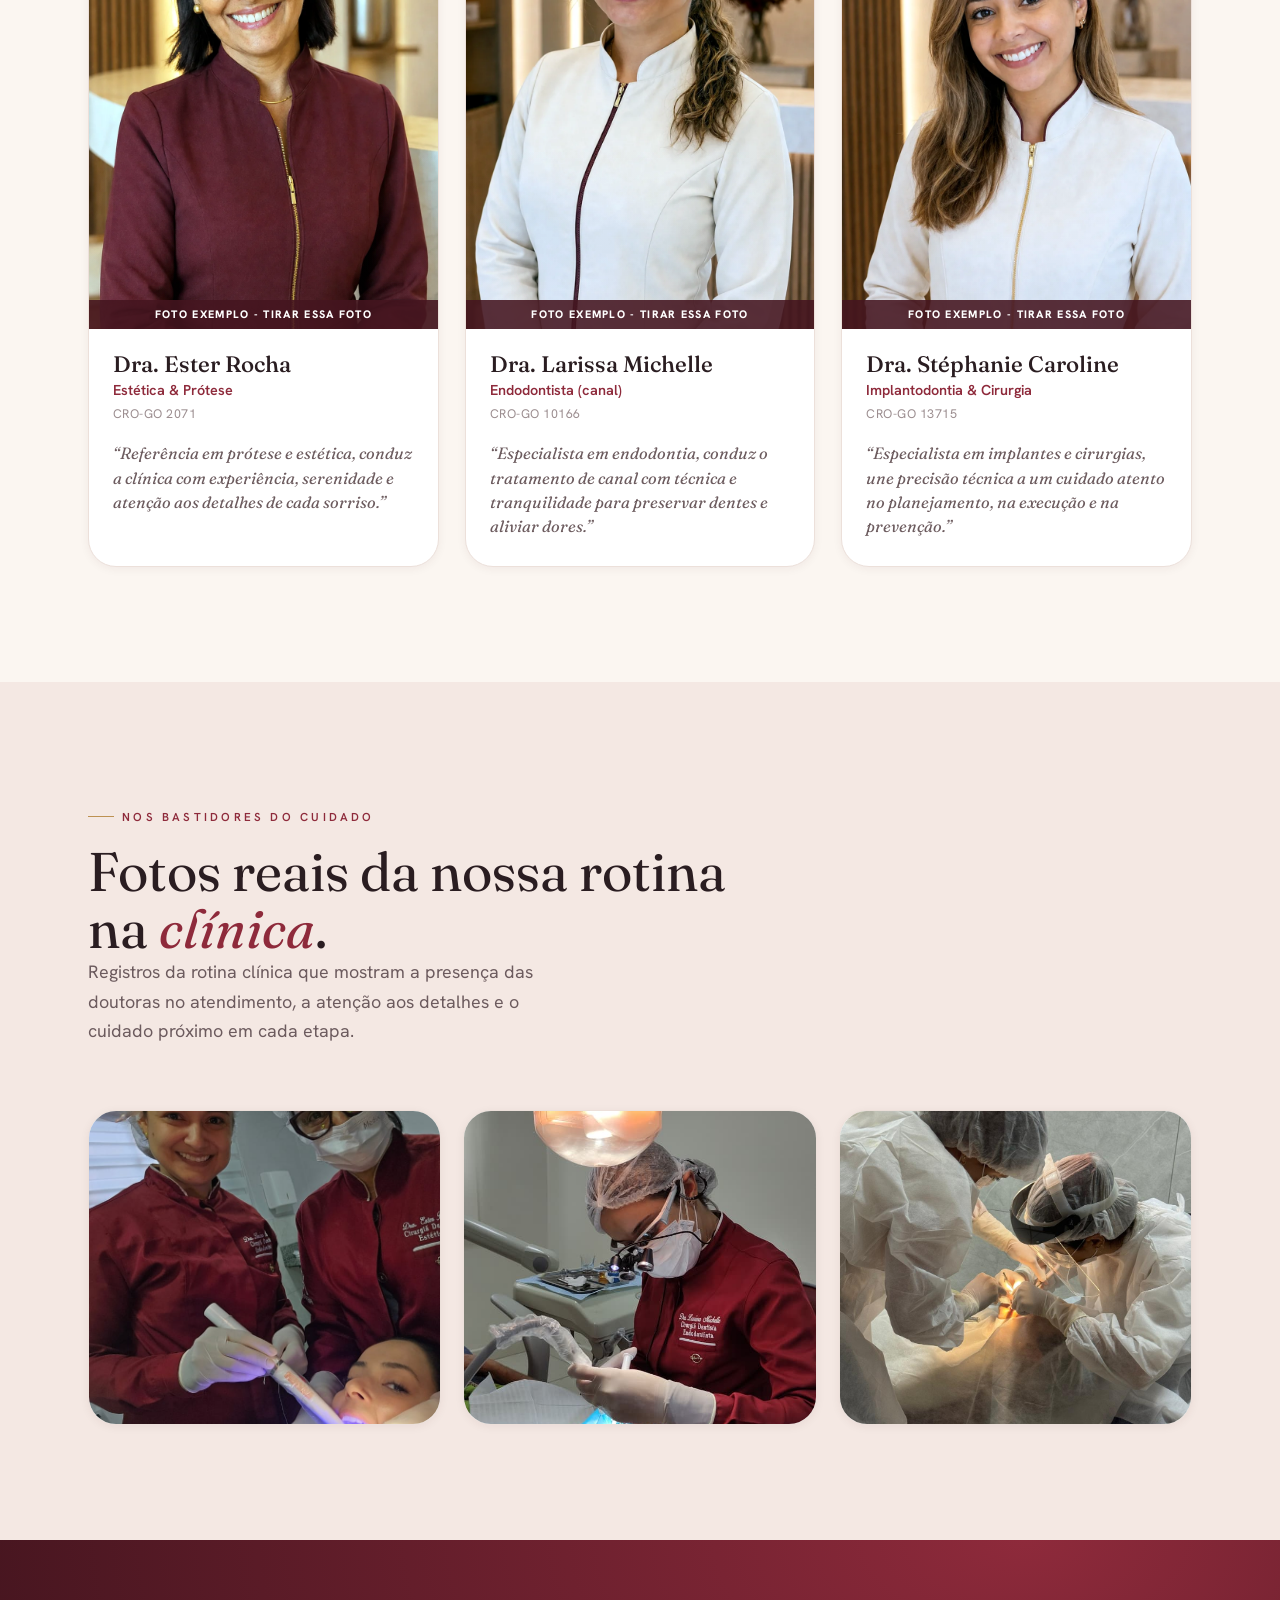
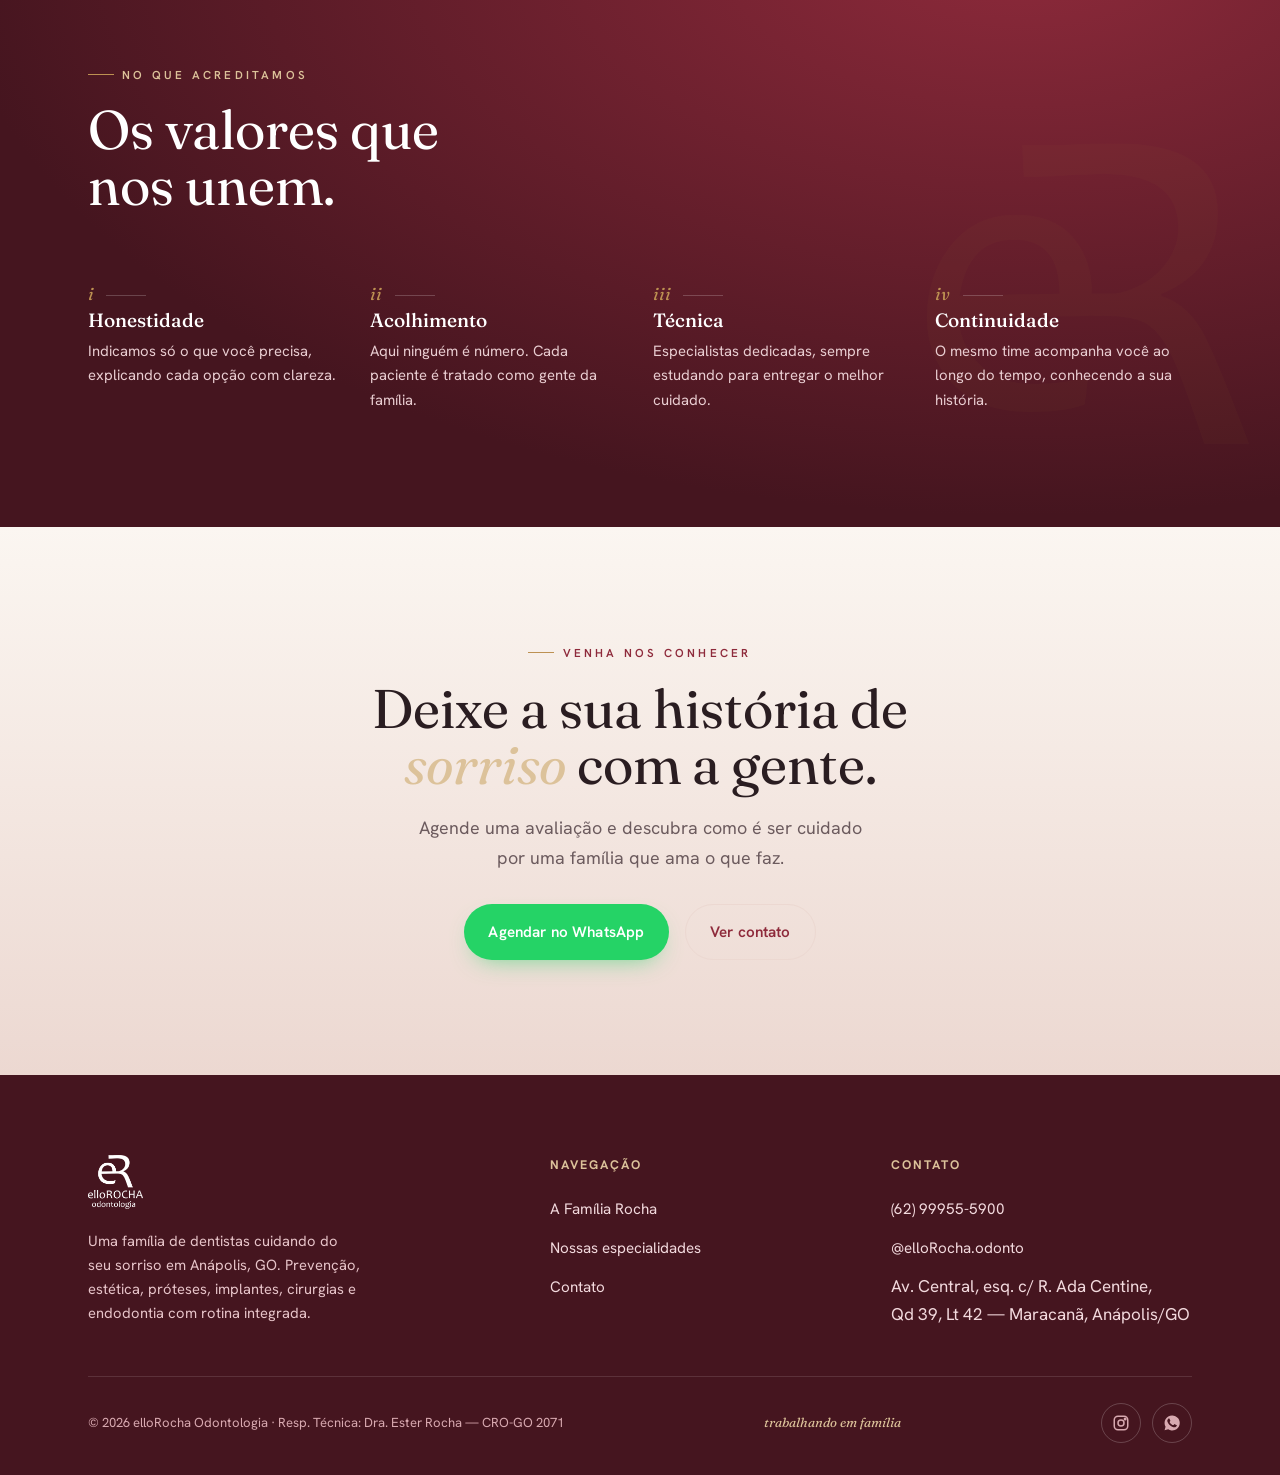
<file: a-familia.html>
﻿<!DOCTYPE html>
<html lang="pt-BR">
<head>
<meta charset="UTF-8">
<meta name="viewport" content="width=device-width, initial-scale=1">
<title>A Família Rocha — elloRocha Odontologia | Anápolis, GO</title>
<meta name="description" content="Conheça a família Rocha: mãe e duas filhas dentistas que atendem juntas em Anápolis, unindo estética, implantes e endodontia com cuidado humano.">
<link rel="canonical" href="https://ellorocha.com.br/a-familia.html">
<meta property="og:type" content="website">
<meta property="og:title" content="A Família Rocha — elloRocha Odontologia">
<meta property="og:description" content="Mãe e duas filhas dentistas cuidando do seu sorriso em Anápolis. Trabalhando em família.">
<meta property="og:image" content="https://ellorocha.com.br/assets/img/logo-bordo.png">
<link rel="icon" href="assets/img/favicon.svg" type="image/svg+xml">
<link rel="preconnect" href="https://fonts.googleapis.com">
<link rel="preconnect" href="https://fonts.gstatic.com" crossorigin>
<link href="https://fonts.googleapis.com/css2?family=Fraunces:ital,opsz,wght@0,9..144,300..600;1,9..144,300..500&family=Hanken+Grotesk:wght@400;500;600;700&display=swap" rel="stylesheet">
<link rel="stylesheet" href="assets/css/styles.css?v=20260620-2">
</head>
<body>

<!-- ===================== NAV ===================== -->
<header class="nav" id="nav">
  <a class="nav__brand" href="index.html" aria-label="elloRocha — início">
    <img src="assets/img/logo-bordo.png" alt="elloRocha Odontologia">
  </a>
  <nav class="nav__links" aria-label="Principal">
    <a href="index.html">Home</a>
    <a href="a-familia.html" class="active">A Família</a>
    <a href="especialidades.html">Nossas Especialidades</a>
    <a href="contato.html">Contato</a>
  </nav>
  <div class="nav__cta">
    <a class="btn btn--wz" href="https://wa.me/5562999555900?text=Ol%C3%A1!%20Gostaria%20de%20agendar%20uma%20avalia%C3%A7%C3%A3o%20na%20elloRocha." target="_blank" rel="noopener">
      <svg viewBox="0 0 24 24" fill="currentColor" aria-hidden="true"><path d="M12 2a10 10 0 0 0-8.6 15l-1.3 4.7 4.8-1.3A10 10 0 1 0 12 2Zm5.8 14.2c-.2.7-1.4 1.3-2 1.4-.5.1-1.2.1-1.9-.1-.4-.1-1-.3-1.8-.6-3-1.3-5-4.4-5.1-4.6-.2-.2-1.3-1.7-1.3-3.2 0-1.5.8-2.3 1.1-2.6.3-.3.6-.4.8-.4h.6c.2 0 .4 0 .6.5l.9 2.1c.1.2.1.4 0 .6l-.4.6-.3.3c-.2.2-.3.4-.1.7.2.3.9 1.4 1.9 2.3 1.3 1.1 2.3 1.5 2.6 1.6.3.1.5.1.7-.1l.9-1.1c.2-.3.4-.2.7-.1l2 1c.3.1.5.2.6.3.1.2.1.7-.1 1.5Z"/></svg>
      Agendar
    </a>
    <button class="nav__burger" aria-label="Abrir menu" aria-expanded="false" aria-controls="nav"><span></span></button>
  </div>
</header>

<main>
<!-- ===================== PAGE HERO ===================== -->
<section class="page-hero">
  <span class="monogram-bg" style="top:-4rem;right:-6rem;" aria-hidden="true"></span>
  <div class="container page-hero__grid">
    <div data-reveal>
      <div class="crumbs"><a href="index.html">Início</a> / <span>A Família</span></div>
      <span class="eyebrow">Trabalhando em família</span>
      <h1>Três mulheres,<br>uma <em>família</em>,<br>o mesmo cuidado.</h1>
      <p class="lead">Mãe e filhas trabalhando lado a lado, com especialidades que se completam e uma rotina de cuidado próxima, clara e acolhedora.</p>
      <div class="hero__actions">
        <a class="btn btn--wz" href="https://wa.me/5562999555900?text=Ol%C3%A1!%20Gostaria%20de%20agendar%20uma%20avalia%C3%A7%C3%A3o%20na%20elloRocha." target="_blank" rel="noopener">Agendar avaliação</a>
        <a class="btn btn--ghost" href="especialidades.html">Ver especialidades</a>
      </div>
    </div>
    <div class="page-hero__media page-hero__media--wide example-photo" data-reveal data-delay="2">
      <img src="assets/img/familia-rocha-mesa.webp" alt="Doutoras da família Rocha conversando sobre atendimento na elloRocha">
      <span class="example-photo__label">FOTO EXEMPLO - TIRAR ESSA FOTO</span>
    </div>
  </div>
</section>

<!-- ===================== HISTÓRIA ===================== -->
<section class="section section--nude">
  <div class="container family-intro">
    <div class="head" data-reveal style="margin-bottom:0">
      <span class="eyebrow">Nossa história</span>
      <h2 class="section-title">Começou com a <em>matriarca</em> —<br>e virou família.</h2>
    </div>
    <p class="lead" data-reveal data-delay="1">A elloRocha nasceu da trajetória da Dra. Ester e ganhou continuidade com as filhas, Larissa e Stéphanie. As três atendem próximas, conversam sobre os casos e mantêm uma rotina de cuidado direto, familiar e bem coordenado.</p>
  </div>
</section>

<!-- ===================== AS TRÊS ===================== -->
<section class="section">
  <div class="container">
    <div class="head head--center" data-reveal>
      <span class="eyebrow">Quem cuida de você</span>
      <h2 class="section-title">As especialistas da <em>elloRocha</em>.</h2>
    </div>
    <div class="family-grid">
      <article class="doc-card" data-reveal data-delay="1">
        <div class="doc-card__photo"><span class="doc-card__tag">Matriarca</span><img src="assets/img/perfil-ester-exemplo.webp" alt="Foto exemplo da Dra. Ester Rocha"><span class="example-photo__label">FOTO EXEMPLO - TIRAR ESSA FOTO</span></div>
        <div class="doc-card__body">
          <h3>Dra. Ester Rocha</h3>
          <p class="doc-card__role">Estética &amp; Prótese</p>
          <p class="doc-card__cro">CRO-GO 2071</p>
          <p class="doc-card__quote">“Referência em prótese e estética, conduz a clínica com experiência, serenidade e atenção aos detalhes de cada sorriso.”</p>
        </div>
      </article>
      <article class="doc-card" data-reveal data-delay="2">
        <div class="doc-card__photo"><span class="doc-card__tag">Endodontia</span><img src="assets/img/perfil-larissa-exemplo.webp" alt="Foto exemplo da Dra. Larissa Michelle"><span class="example-photo__label">FOTO EXEMPLO - TIRAR ESSA FOTO</span></div>
        <div class="doc-card__body">
          <h3>Dra. Larissa Michelle</h3>
          <p class="doc-card__role">Endodontista (canal)</p>
          <p class="doc-card__cro">CRO-GO 10166</p>
          <p class="doc-card__quote">“Especialista em endodontia, conduz o tratamento de canal com técnica e tranquilidade para preservar dentes e aliviar dores.”</p>
        </div>
      </article>
      <article class="doc-card" data-reveal data-delay="3">
        <div class="doc-card__photo"><span class="doc-card__tag">Implantes</span><img src="assets/img/perfil-stephanie-exemplo.webp" alt="Foto exemplo da Dra. Stéphanie Caroline"><span class="example-photo__label">FOTO EXEMPLO - TIRAR ESSA FOTO</span></div>
        <div class="doc-card__body">
          <h3>Dra. Stéphanie Caroline</h3>
          <p class="doc-card__role">Implantodontia &amp; Cirurgia</p>
          <p class="doc-card__cro">CRO-GO 13715</p>
          <p class="doc-card__quote">“Especialista em implantes e cirurgias, une precisão técnica a um cuidado atento no planejamento, na execução e na prevenção.”</p>
        </div>
      </article>
    </div>
  </div>
</section>

<!-- ===================== BASTIDORES ===================== -->
<section class="section section--nude">
  <div class="container">
    <div class="head" data-reveal>
      <span class="eyebrow">Nos bastidores do cuidado</span>
      <h2 class="section-title">Fotos reais da nossa rotina na <em>clínica</em>.</h2>
      <p class="lead">Registros da rotina clínica que mostram a presença das doutoras no atendimento, a atenção aos detalhes e o cuidado próximo em cada etapa.</p>
    </div>
    <div class="behind-grid">
      <figure data-reveal><img src="assets/img/dra-ester.jpg" alt="Dra. Ester Rocha em atendimento"><figcaption>Experiência e cuidado próximo</figcaption></figure>
      <figure data-reveal data-delay="1"><img src="assets/img/dra-larissa.jpg" alt="Dra. Larissa Michelle em atendimento"><figcaption>Endodontia com tranquilidade</figcaption></figure>
      <figure data-reveal data-delay="2"><img src="assets/img/dra-stephanie.jpg" alt="Dra. Stéphanie Caroline em atendimento"><figcaption>Implantes, cirurgia e prevenção</figcaption></figure>
    </div>
  </div>
</section>

<!-- ===================== VALORES ===================== -->
<section class="section dark">
  <span class="monogram-bg" style="bottom:-8rem;right:-4rem;color:#fff;opacity:.04;" aria-hidden="true"></span>
  <div class="container">
    <div class="head" data-reveal>
      <span class="eyebrow">No que acreditamos</span>
      <h2 class="section-title">Os valores que<br>nos unem.</h2>
    </div>
    <div class="feat-grid">
      <div class="feat" data-reveal data-delay="1"><div class="feat__n">i</div><h3>Honestidade</h3><p>Indicamos só o que você precisa, explicando cada opção com clareza.</p></div>
      <div class="feat" data-reveal data-delay="2"><div class="feat__n">ii</div><h3>Acolhimento</h3><p>Aqui ninguém é número. Cada paciente é tratado como gente da família.</p></div>
      <div class="feat" data-reveal data-delay="3"><div class="feat__n">iii</div><h3>Técnica</h3><p>Especialistas dedicadas, sempre estudando para entregar o melhor cuidado.</p></div>
      <div class="feat" data-reveal data-delay="4"><div class="feat__n">iv</div><h3>Continuidade</h3><p>O mesmo time acompanha você ao longo do tempo, conhecendo a sua história.</p></div>
    </div>
  </div>
</section>

<!-- ===================== CTA ===================== -->
<section class="section cta-band section--blush">
  <div class="container" data-reveal>
    <span class="eyebrow" style="justify-content:center;display:flex;margin-bottom:1.2rem">Venha nos conhecer</span>
    <h2>Deixe a sua história de <em>sorriso</em> com a gente.</h2>
    <p class="lead" style="margin:0 auto">Agende uma avaliação e descubra como é ser cuidado por uma família que ama o que faz.</p>
    <div class="actions">
      <a class="btn btn--wz" href="https://wa.me/5562999555900?text=Ol%C3%A1!%20Gostaria%20de%20agendar%20uma%20avalia%C3%A7%C3%A3o%20na%20elloRocha." target="_blank" rel="noopener">Agendar no WhatsApp</a>
      <a class="btn btn--ghost" href="contato.html">Ver contato</a>
    </div>
  </div>
</section>
</main>

<!-- ===================== RODAPÉ ===================== -->
<footer class="footer">
  <div class="container">
    <div class="footer__top">
      <div>
        <img src="assets/img/logo-branco.png" alt="elloRocha Odontologia">
        <p>Uma família de dentistas cuidando do seu sorriso em Anápolis, GO. Prevenção, estética, próteses, implantes, cirurgias e endodontia com rotina integrada.</p>
      </div>
      <div>
        <h4>Navegação</h4>
        <ul>
          <li><a href="a-familia.html">A Família Rocha</a></li>
          <li><a href="especialidades.html">Nossas especialidades</a></li>
          <li><a href="contato.html">Contato</a></li>
        </ul>
      </div>
      <div>
        <h4>Contato</h4>
        <ul>
          <li><a href="https://wa.me/5562999555900" target="_blank" rel="noopener">(62) 99955-5900</a></li>
          <li><a href="https://instagram.com/elloRocha.odonto" target="_blank" rel="noopener">@elloRocha.odonto</a></li>
          <li><span>Av. Central, esq. c/ R. Ada Centine,<br>Qd 39, Lt 42 — Maracanã, Anápolis/GO</span></li>
        </ul>
      </div>
    </div>
    <div class="footer__bottom">
      <span>© <span data-year>2026</span> elloRocha Odontologia · Resp. Técnica: Dra. Ester Rocha — CRO-GO 2071</span>
      <span class="tag">trabalhando em família</span>
      <div class="footer__social">
        <a href="https://instagram.com/elloRocha.odonto" target="_blank" rel="noopener" aria-label="Instagram"><svg viewBox="0 0 24 24" fill="none" stroke="currentColor" stroke-width="2"><rect x="3" y="3" width="18" height="18" rx="5"/><circle cx="12" cy="12" r="4"/><circle cx="17.5" cy="6.5" r="1" fill="currentColor"/></svg></a>
        <a href="https://wa.me/5562999555900" target="_blank" rel="noopener" aria-label="WhatsApp"><svg viewBox="0 0 24 24" fill="currentColor"><path d="M12 2a10 10 0 0 0-8.6 15l-1.3 4.7 4.8-1.3A10 10 0 1 0 12 2Zm5.8 14.2c-.2.7-1.4 1.3-2 1.4-.5.1-1.2.1-1.9-.1-.4-.1-1-.3-1.8-.6-3-1.3-5-4.4-5.1-4.6-.2-.2-1.3-1.7-1.3-3.2 0-1.5.8-2.3 1.1-2.6.3-.3.6-.4.8-.4h.6c.2 0 .4 0 .6.5l.9 2.1c.1.2.1.4 0 .6l-.4.6-.3.3c-.2.2-.3.4-.1.7.2.3.9 1.4 1.9 2.3 1.3 1.1 2.3 1.5 2.6 1.6.3.1.5.1.7-.1l.9-1.1c.2-.3.4-.2.7-.1l2 1c.3.1.5.2.6.3.1.2.1.7-.1 1.5Z"/></svg></a>
      </div>
    </div>
  </div>
</footer>

<a class="wz-float" href="https://wa.me/5562999555900?text=Ol%C3%A1!%20Gostaria%20de%20agendar%20uma%20avalia%C3%A7%C3%A3o%20na%20elloRocha." target="_blank" rel="noopener" aria-label="Falar no WhatsApp">
  <svg viewBox="0 0 24 24" fill="currentColor"><path d="M12 2a10 10 0 0 0-8.6 15l-1.3 4.7 4.8-1.3A10 10 0 1 0 12 2Zm5.8 14.2c-.2.7-1.4 1.3-2 1.4-.5.1-1.2.1-1.9-.1-.4-.1-1-.3-1.8-.6-3-1.3-5-4.4-5.1-4.6-.2-.2-1.3-1.7-1.3-3.2 0-1.5.8-2.3 1.1-2.6.3-.3.6-.4.8-.4h.6c.2 0 .4 0 .6.5l.9 2.1c.1.2.1.4 0 .6l-.4.6-.3.3c-.2.2-.3.4-.1.7.2.3.9 1.4 1.9 2.3 1.3 1.1 2.3 1.5 2.6 1.6.3.1.5.1.7-.1l.9-1.1c.2-.3.4-.2.7-.1l2 1c.3.1.5.2.6.3.1.2.1.7-.1 1.5Z"/></svg>
</a>

<script src="assets/js/main.js"></script>
</body>
</html>
</file>
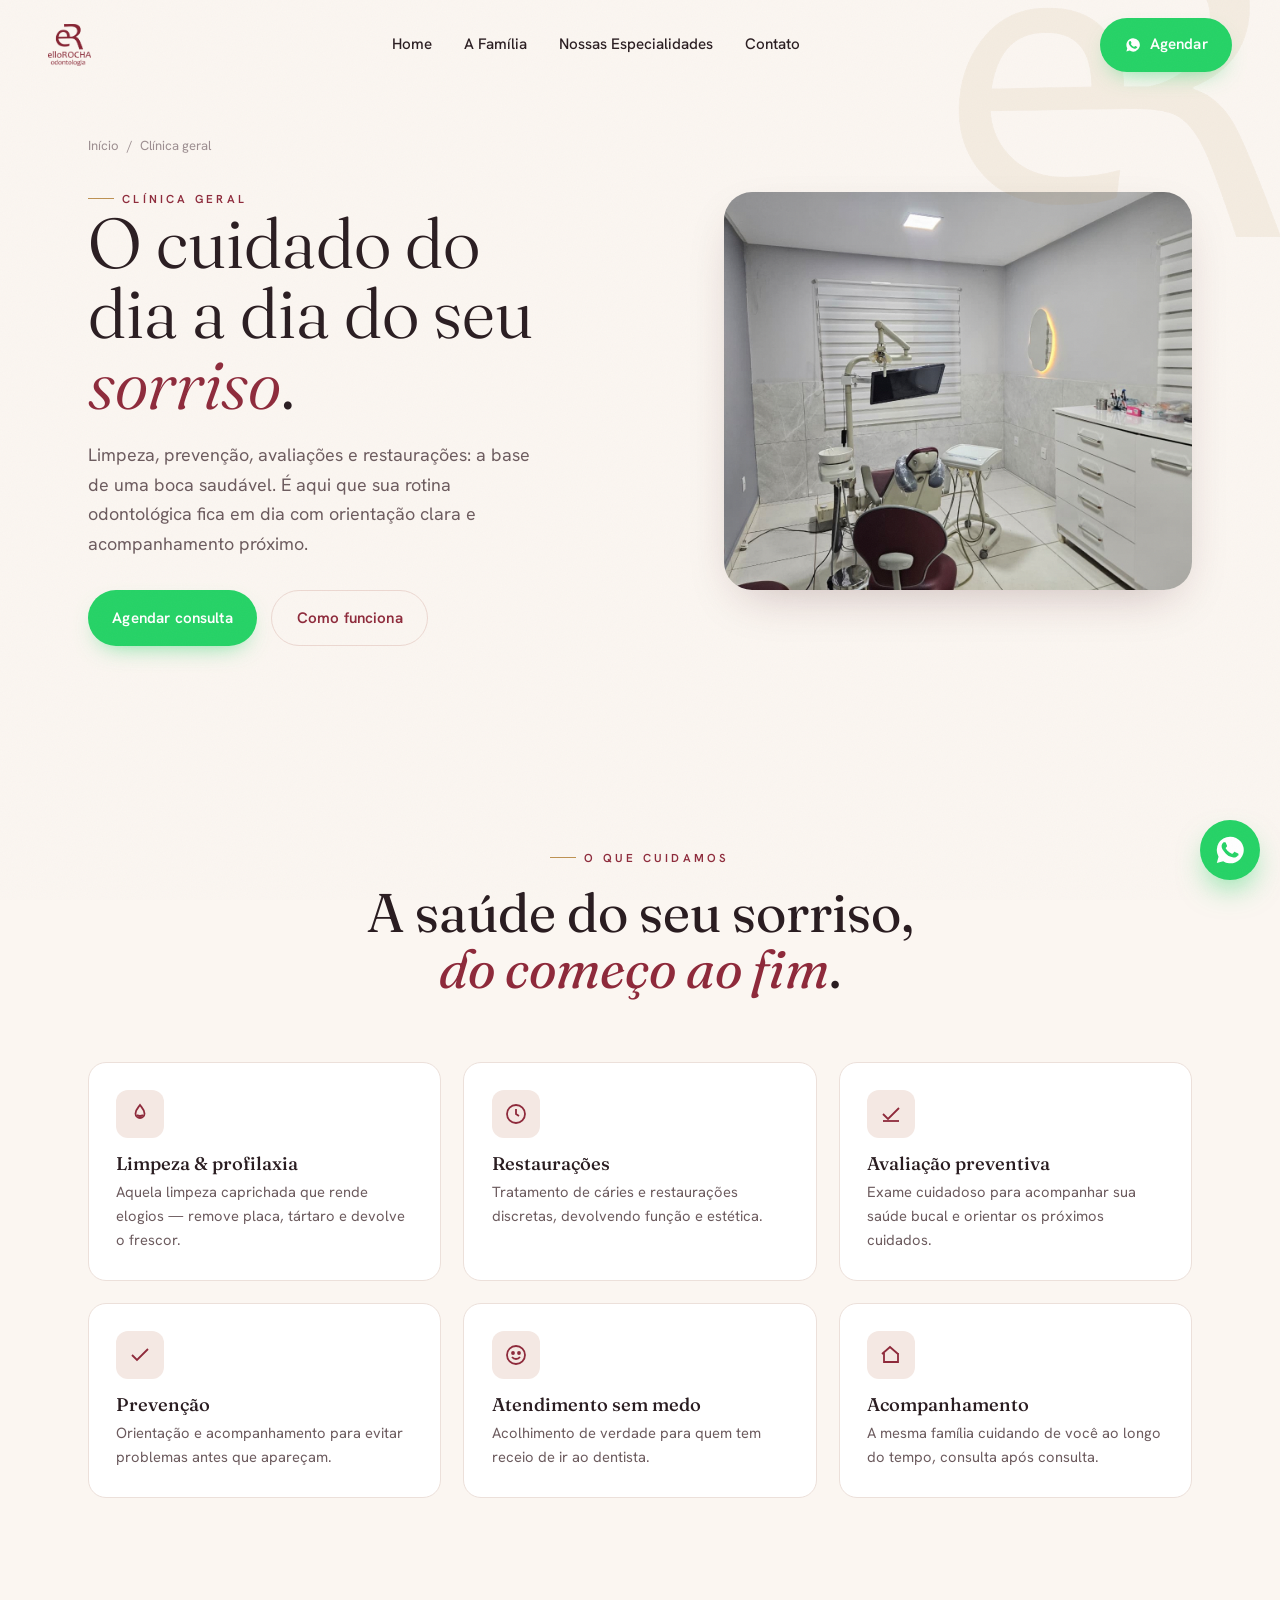
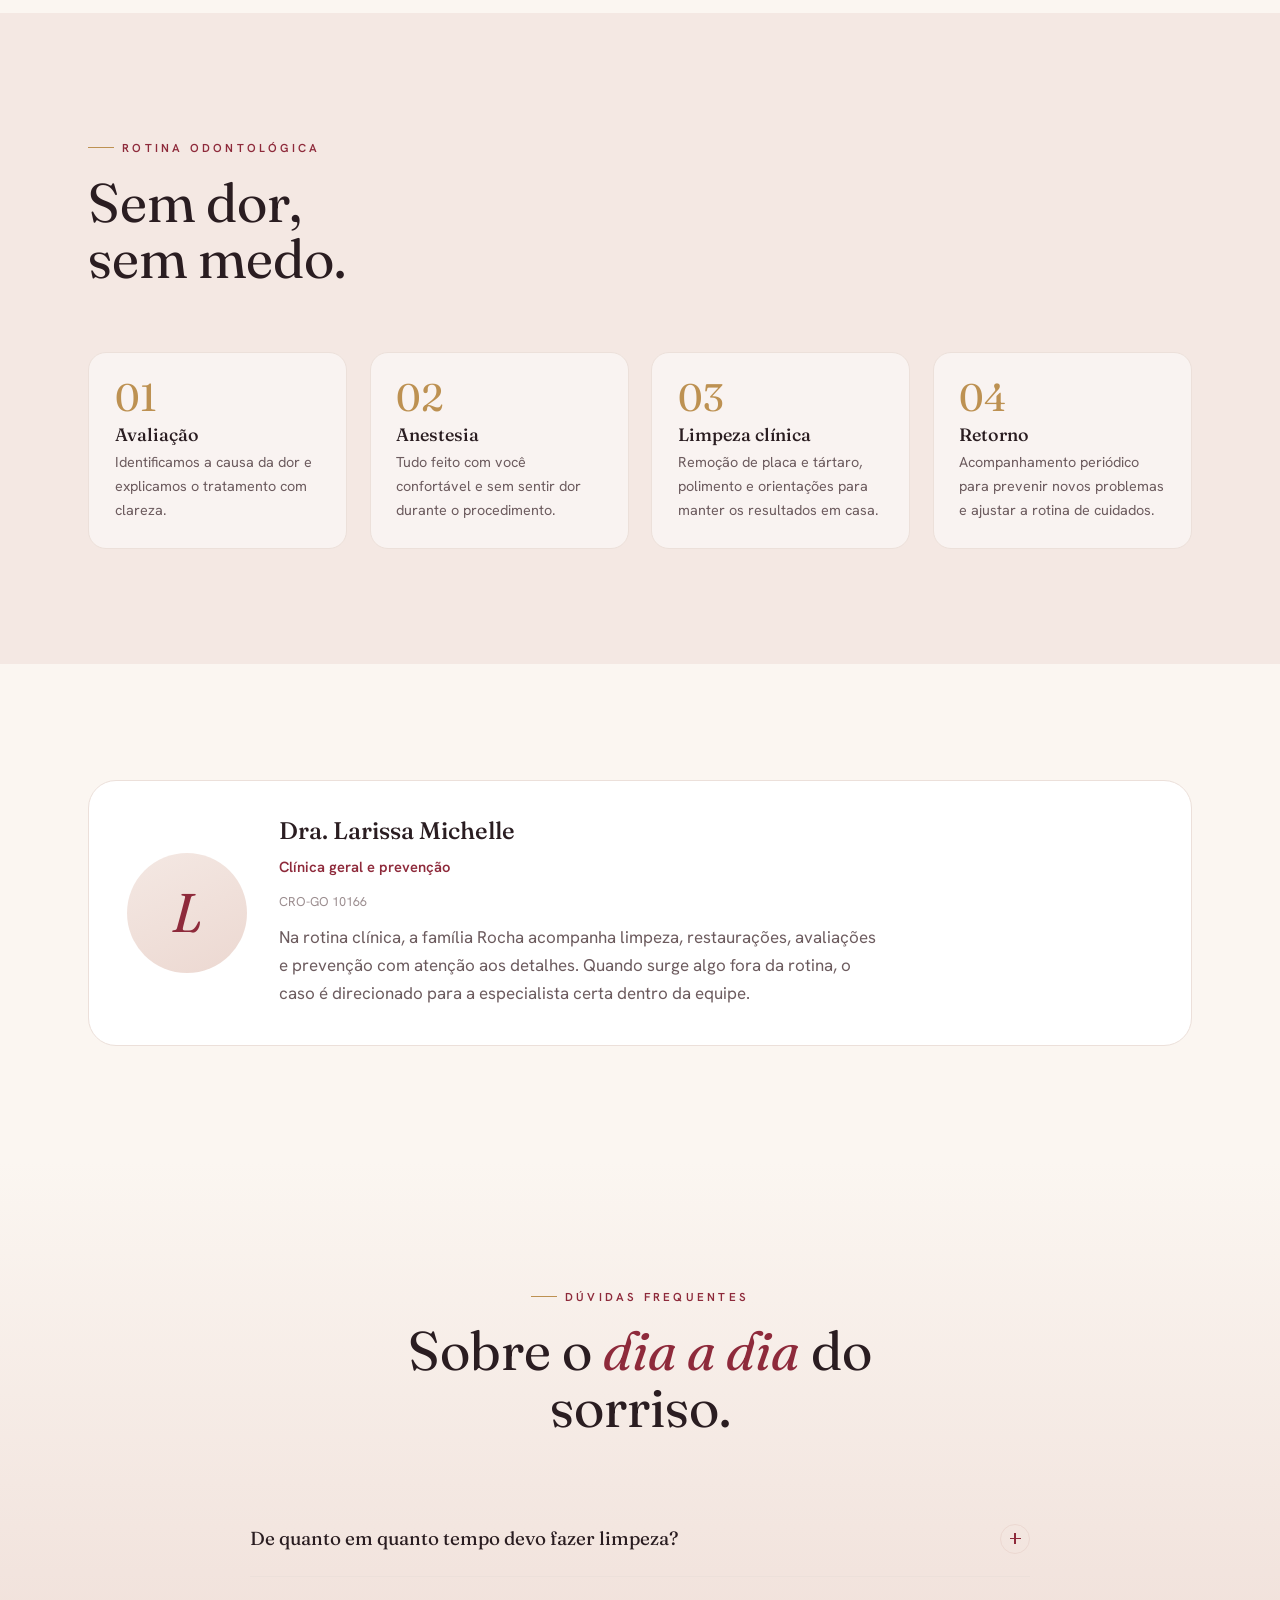
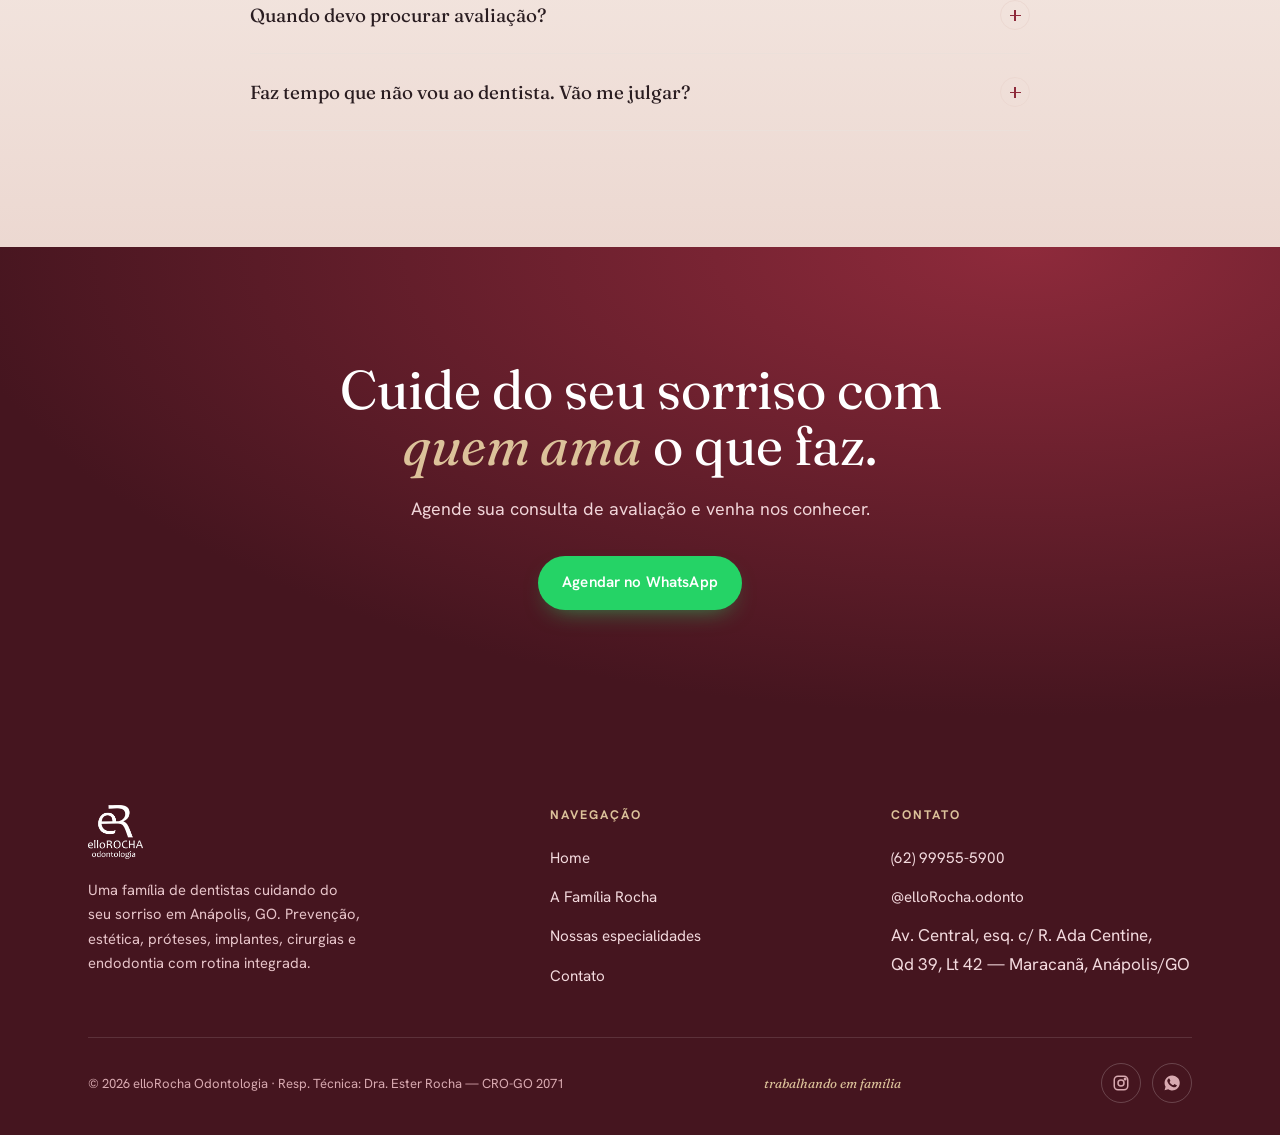
<file: clinica-geral.html>
﻿<!DOCTYPE html>
<html lang="pt-BR">
<head>
<meta charset="UTF-8">
<meta name="viewport" content="width=device-width, initial-scale=1">
<title>Clínica Geral em Anápolis — elloRocha Odontologia</title>
<meta name="description" content="Limpeza, prevenção, restaurações, avaliação e rotina odontológica em Anápolis com atendimento familiar na elloRocha.">
<meta name="robots" content="noindex,follow">
<link rel="canonical" href="https://ellorocha.com.br/clinica-geral.html">
<meta property="og:type" content="website">
<meta property="og:title" content="Clínica Geral — elloRocha Odontologia">
<meta property="og:description" content="Limpeza, prevenção, restaurações e avaliação odontológica em Anápolis.">
<meta property="og:image" content="https://ellorocha.com.br/assets/img/logo-bordo.png">
<link rel="icon" href="assets/img/favicon.svg" type="image/svg+xml">
<link rel="preconnect" href="https://fonts.googleapis.com">
<link rel="preconnect" href="https://fonts.gstatic.com" crossorigin>
<link href="https://fonts.googleapis.com/css2?family=Fraunces:ital,opsz,wght@0,9..144,300..600;1,9..144,300..500&family=Hanken+Grotesk:wght@400;500;600;700&display=swap" rel="stylesheet">
<link rel="stylesheet" href="assets/css/styles.css?v=20260620-2">
</head>
<body>

<header class="nav" id="nav">
  <a class="nav__brand" href="index.html" aria-label="elloRocha — início"><img src="assets/img/logo-bordo.png" alt="elloRocha Odontologia"></a>
  <nav class="nav__links" aria-label="Principal">
    <a href="index.html">Home</a>
    <a href="a-familia.html">A Família</a>
    <a href="especialidades.html">Nossas Especialidades</a>
    <a href="contato.html">Contato</a>
  </nav>
  <div class="nav__cta">
    <a class="btn btn--wz" href="https://wa.me/5562999555900?text=Ol%C3%A1!%20Quero%20agendar%20uma%20consulta%20na%20elloRocha." target="_blank" rel="noopener">
      <svg viewBox="0 0 24 24" fill="currentColor" aria-hidden="true"><path d="M12 2a10 10 0 0 0-8.6 15l-1.3 4.7 4.8-1.3A10 10 0 1 0 12 2Zm5.8 14.2c-.2.7-1.4 1.3-2 1.4-.5.1-1.2.1-1.9-.1-.4-.1-1-.3-1.8-.6-3-1.3-5-4.4-5.1-4.6-.2-.2-1.3-1.7-1.3-3.2 0-1.5.8-2.3 1.1-2.6.3-.3.6-.4.8-.4h.6c.2 0 .4 0 .6.5l.9 2.1c.1.2.1.4 0 .6l-.4.6-.3.3c-.2.2-.3.4-.1.7.2.3.9 1.4 1.9 2.3 1.3 1.1 2.3 1.5 2.6 1.6.3.1.5.1.7-.1l.9-1.1c.2-.3.4-.2.7-.1l2 1c.3.1.5.2.6.3.1.2.1.7-.1 1.5Z"/></svg>
      Agendar
    </a>
    <button class="nav__burger" aria-label="Abrir menu" aria-expanded="false" aria-controls="nav"><span></span></button>
  </div>
</header>

<main>
<section class="page-hero">
  <span class="monogram-bg" style="top:-4rem;right:-6rem;" aria-hidden="true"></span>
  <div class="container page-hero__grid">
    <div data-reveal>
      <div class="crumbs"><a href="index.html">Início</a> / <span>Clínica geral</span></div>
      <span class="eyebrow">Clínica geral</span>
      <h1>O cuidado do<br>dia a dia do seu <em>sorriso</em>.</h1>
      <p class="lead">Limpeza, prevenção, avaliações e restaurações: a base de uma boca saudável. É aqui que sua rotina odontológica fica em dia com orientação clara e acompanhamento próximo.</p>
      <div class="hero__actions">
        <a class="btn btn--wz" href="https://wa.me/5562999555900?text=Ol%C3%A1!%20Quero%20agendar%20uma%20consulta%20na%20elloRocha." target="_blank" rel="noopener">Agendar consulta</a>
        <a class="btn btn--ghost" href="#como">Como funciona</a>
      </div>
    </div>
    <div class="page-hero__media" data-reveal data-delay="2"><img src="assets/img/consultorio-1.jpg" alt="Consultório da elloRocha pronto para o atendimento clínico"></div>
  </div>
</section>

<section class="section">
  <div class="container">
    <div class="head head--center" data-reveal>
      <span class="eyebrow">O que cuidamos</span>
      <h2 class="section-title">A saúde do seu sorriso,<br><em>do começo ao fim</em>.</h2>
    </div>
    <div class="benefit-grid">
      <div class="benefit" data-reveal data-delay="1"><div class="ic"><svg viewBox="0 0 24 24" fill="none" stroke="currentColor" stroke-width="1.8"><path d="M12 3c2.2 3 4.5 4.8 4.5 8.5a4.5 4.5 0 0 1-9 0C7.5 7.8 9.8 6 12 3Z"/><path d="M9 13s1 1 3 1 3-1 3-1"/></svg></div><h3>Limpeza &amp; profilaxia</h3><p>Aquela limpeza caprichada que rende elogios — remove placa, tártaro e devolve o frescor.</p></div>
      <div class="benefit" data-reveal data-delay="2"><div class="ic"><svg viewBox="0 0 24 24" fill="none" stroke="currentColor" stroke-width="1.8"><circle cx="12" cy="12" r="9"/><path d="M12 7v5l3 2"/></svg></div><h3>Restaurações</h3><p>Tratamento de cáries e restaurações discretas, devolvendo função e estética.</p></div>
      <div class="benefit" data-reveal data-delay="3"><div class="ic"><svg viewBox="0 0 24 24" fill="none" stroke="currentColor" stroke-width="1.8"><path d="M20 6 9 17l-5-5"/><path d="M4 19h16"/></svg></div><h3>Avaliação preventiva</h3><p>Exame cuidadoso para acompanhar sua saúde bucal e orientar os próximos cuidados.</p></div>
      <div class="benefit" data-reveal data-delay="1"><div class="ic"><svg viewBox="0 0 24 24" fill="none" stroke="currentColor" stroke-width="1.8"><path d="M20 6 9 17l-5-5"/></svg></div><h3>Prevenção</h3><p>Orientação e acompanhamento para evitar problemas antes que apareçam.</p></div>
      <div class="benefit" data-reveal data-delay="2"><div class="ic"><svg viewBox="0 0 24 24" fill="none" stroke="currentColor" stroke-width="1.8"><circle cx="12" cy="12" r="9"/><path d="M8 14s1.5 2 4 2 4-2 4-2"/><circle cx="9" cy="10" r="1" fill="currentColor"/><circle cx="15" cy="10" r="1" fill="currentColor"/></svg></div><h3>Atendimento sem medo</h3><p>Acolhimento de verdade para quem tem receio de ir ao dentista.</p></div>
      <div class="benefit" data-reveal data-delay="3"><div class="ic"><svg viewBox="0 0 24 24" fill="none" stroke="currentColor" stroke-width="1.8"><path d="M3 11l8-7 8 7"/><path d="M5 10v9h14v-9"/></svg></div><h3>Acompanhamento</h3><p>A mesma família cuidando de você ao longo do tempo, consulta após consulta.</p></div>
    </div>
  </div>
</section>

<section class="section section--nude" id="como">
  <div class="container">
    <div class="head" data-reveal>
      <span class="eyebrow">Rotina odontológica</span>
      <h2 class="section-title">Sem dor,<br>sem medo.</h2>
    </div>
    <div class="steps">
      <div class="step" data-reveal data-delay="1"><div class="step__n"></div><h3>Avaliação</h3><p>Identificamos a causa da dor e explicamos o tratamento com clareza.</p></div>
      <div class="step" data-reveal data-delay="2"><div class="step__n"></div><h3>Anestesia</h3><p>Tudo feito com você confortável e sem sentir dor durante o procedimento.</p></div>
      <div class="step" data-reveal data-delay="3"><div class="step__n"></div><h3>Limpeza clínica</h3><p>Remoção de placa e tártaro, polimento e orientações para manter os resultados em casa.</p></div>
      <div class="step" data-reveal data-delay="4"><div class="step__n"></div><h3>Retorno</h3><p>Acompanhamento periódico para prevenir novos problemas e ajustar a rotina de cuidados.</p></div>
    </div>
  </div>
</section>

<section class="section">
  <div class="container">
    <div class="resp" data-reveal>
      <div class="resp__mono">L</div>
      <div>
        <h3>Dra. Larissa Michelle</h3>
        <p class="role">Clínica geral e prevenção</p>
        <p class="cro">CRO-GO 10166</p>
        <p>Na rotina clínica, a família Rocha acompanha limpeza, restaurações, avaliações e prevenção com atenção aos detalhes. Quando surge algo fora da rotina, o caso é direcionado para a especialista certa dentro da equipe.</p>
      </div>
    </div>
  </div>
</section>

<section class="section section--blush">
  <div class="container">
    <div class="head head--center" data-reveal><span class="eyebrow">Dúvidas frequentes</span><h2 class="section-title">Sobre o <em>dia a dia</em> do sorriso.</h2></div>
    <div class="faq">
      <div class="faq__item" data-reveal><button class="faq__q" aria-expanded="false"><span>De quanto em quanto tempo devo fazer limpeza?</span><span class="ic"></span></button><div class="faq__a"><p>Em geral, recomenda-se a cada seis meses, mas isso varia conforme cada pessoa. Na consulta avaliamos a sua necessidade e montamos um plano de prevenção.</p></div></div>
      <div class="faq__item" data-reveal><button class="faq__q" aria-expanded="false"><span>Quando devo procurar avaliação?</span><span class="ic"></span></button><div class="faq__a"><p>Procure avaliação se perceber dor, sangramento, sensibilidade, cárie, quebra de restauração ou se já passou muito tempo desde a última limpeza.</p></div></div>
      <div class="faq__item" data-reveal><button class="faq__q" aria-expanded="false"><span>Faz tempo que não vou ao dentista. Vão me julgar?</span><span class="ic"></span></button><div class="faq__a"><p>De jeito nenhum. Aqui o atendimento é acolhedor e sem julgamento — o importante é você ter dado o passo de cuidar do seu sorriso. A gente segue daqui com você.</p></div></div>
    </div>
  </div>
</section>

<section class="section cta-band dark">
  <div class="container" data-reveal>
    <h2>Cuide do seu sorriso com <em>quem ama</em> o que faz.</h2>
    <p class="lead" style="margin:0 auto;color:#f0d4d8">Agende sua consulta de avaliação e venha nos conhecer.</p>
    <div class="actions"><a class="btn btn--wz" href="https://wa.me/5562999555900?text=Ol%C3%A1!%20Quero%20agendar%20uma%20consulta%20na%20elloRocha." target="_blank" rel="noopener">Agendar no WhatsApp</a></div>
  </div>
</section>
</main>

<footer class="footer">
  <div class="container">
    <div class="footer__top">
      <div><img src="assets/img/logo-branco.png" alt="elloRocha Odontologia"><p>Uma família de dentistas cuidando do seu sorriso em Anápolis, GO. Prevenção, estética, próteses, implantes, cirurgias e endodontia com rotina integrada.</p></div>
      <div><h4>Navegação</h4><ul><li><a href="index.html">Home</a></li><li><a href="a-familia.html">A Família Rocha</a></li><li><a href="especialidades.html">Nossas especialidades</a></li><li><a href="contato.html">Contato</a></li></ul></div>
      <div><h4>Contato</h4><ul><li><a href="https://wa.me/5562999555900" target="_blank" rel="noopener">(62) 99955-5900</a></li><li><a href="https://instagram.com/elloRocha.odonto" target="_blank" rel="noopener">@elloRocha.odonto</a></li><li><span>Av. Central, esq. c/ R. Ada Centine,<br>Qd 39, Lt 42 — Maracanã, Anápolis/GO</span></li></ul></div>
    </div>
    <div class="footer__bottom">
      <span>© <span data-year>2026</span> elloRocha Odontologia · Resp. Técnica: Dra. Ester Rocha — CRO-GO 2071</span>
      <span class="tag">trabalhando em família</span>
      <div class="footer__social">
        <a href="https://instagram.com/elloRocha.odonto" target="_blank" rel="noopener" aria-label="Instagram"><svg viewBox="0 0 24 24" fill="none" stroke="currentColor" stroke-width="2"><rect x="3" y="3" width="18" height="18" rx="5"/><circle cx="12" cy="12" r="4"/><circle cx="17.5" cy="6.5" r="1" fill="currentColor"/></svg></a>
        <a href="https://wa.me/5562999555900" target="_blank" rel="noopener" aria-label="WhatsApp"><svg viewBox="0 0 24 24" fill="currentColor"><path d="M12 2a10 10 0 0 0-8.6 15l-1.3 4.7 4.8-1.3A10 10 0 1 0 12 2Zm5.8 14.2c-.2.7-1.4 1.3-2 1.4-.5.1-1.2.1-1.9-.1-.4-.1-1-.3-1.8-.6-3-1.3-5-4.4-5.1-4.6-.2-.2-1.3-1.7-1.3-3.2 0-1.5.8-2.3 1.1-2.6.3-.3.6-.4.8-.4h.6c.2 0 .4 0 .6.5l.9 2.1c.1.2.1.4 0 .6l-.4.6-.3.3c-.2.2-.3.4-.1.7.2.3.9 1.4 1.9 2.3 1.3 1.1 2.3 1.5 2.6 1.6.3.1.5.1.7-.1l.9-1.1c.2-.3.4-.2.7-.1l2 1c.3.1.5.2.6.3.1.2.1.7-.1 1.5Z"/></svg></a>
      </div>
    </div>
  </div>
</footer>

<a class="wz-float" href="https://wa.me/5562999555900?text=Ol%C3%A1!%20Quero%20agendar%20uma%20consulta%20na%20elloRocha." target="_blank" rel="noopener" aria-label="Falar no WhatsApp"><svg viewBox="0 0 24 24" fill="currentColor"><path d="M12 2a10 10 0 0 0-8.6 15l-1.3 4.7 4.8-1.3A10 10 0 1 0 12 2Zm5.8 14.2c-.2.7-1.4 1.3-2 1.4-.5.1-1.2.1-1.9-.1-.4-.1-1-.3-1.8-.6-3-1.3-5-4.4-5.1-4.6-.2-.2-1.3-1.7-1.3-3.2 0-1.5.8-2.3 1.1-2.6.3-.3.6-.4.8-.4h.6c.2 0 .4 0 .6.5l.9 2.1c.1.2.1.4 0 .6l-.4.6-.3.3c-.2.2-.3.4-.1.7.2.3.9 1.4 1.9 2.3 1.3 1.1 2.3 1.5 2.6 1.6.3.1.5.1.7-.1l.9-1.1c.2-.3.4-.2.7-.1l2 1c.3.1.5.2.6.3.1.2.1.7-.1 1.5Z"/></svg></a>

<script src="assets/js/main.js"></script>
</body>
</html>
</file>
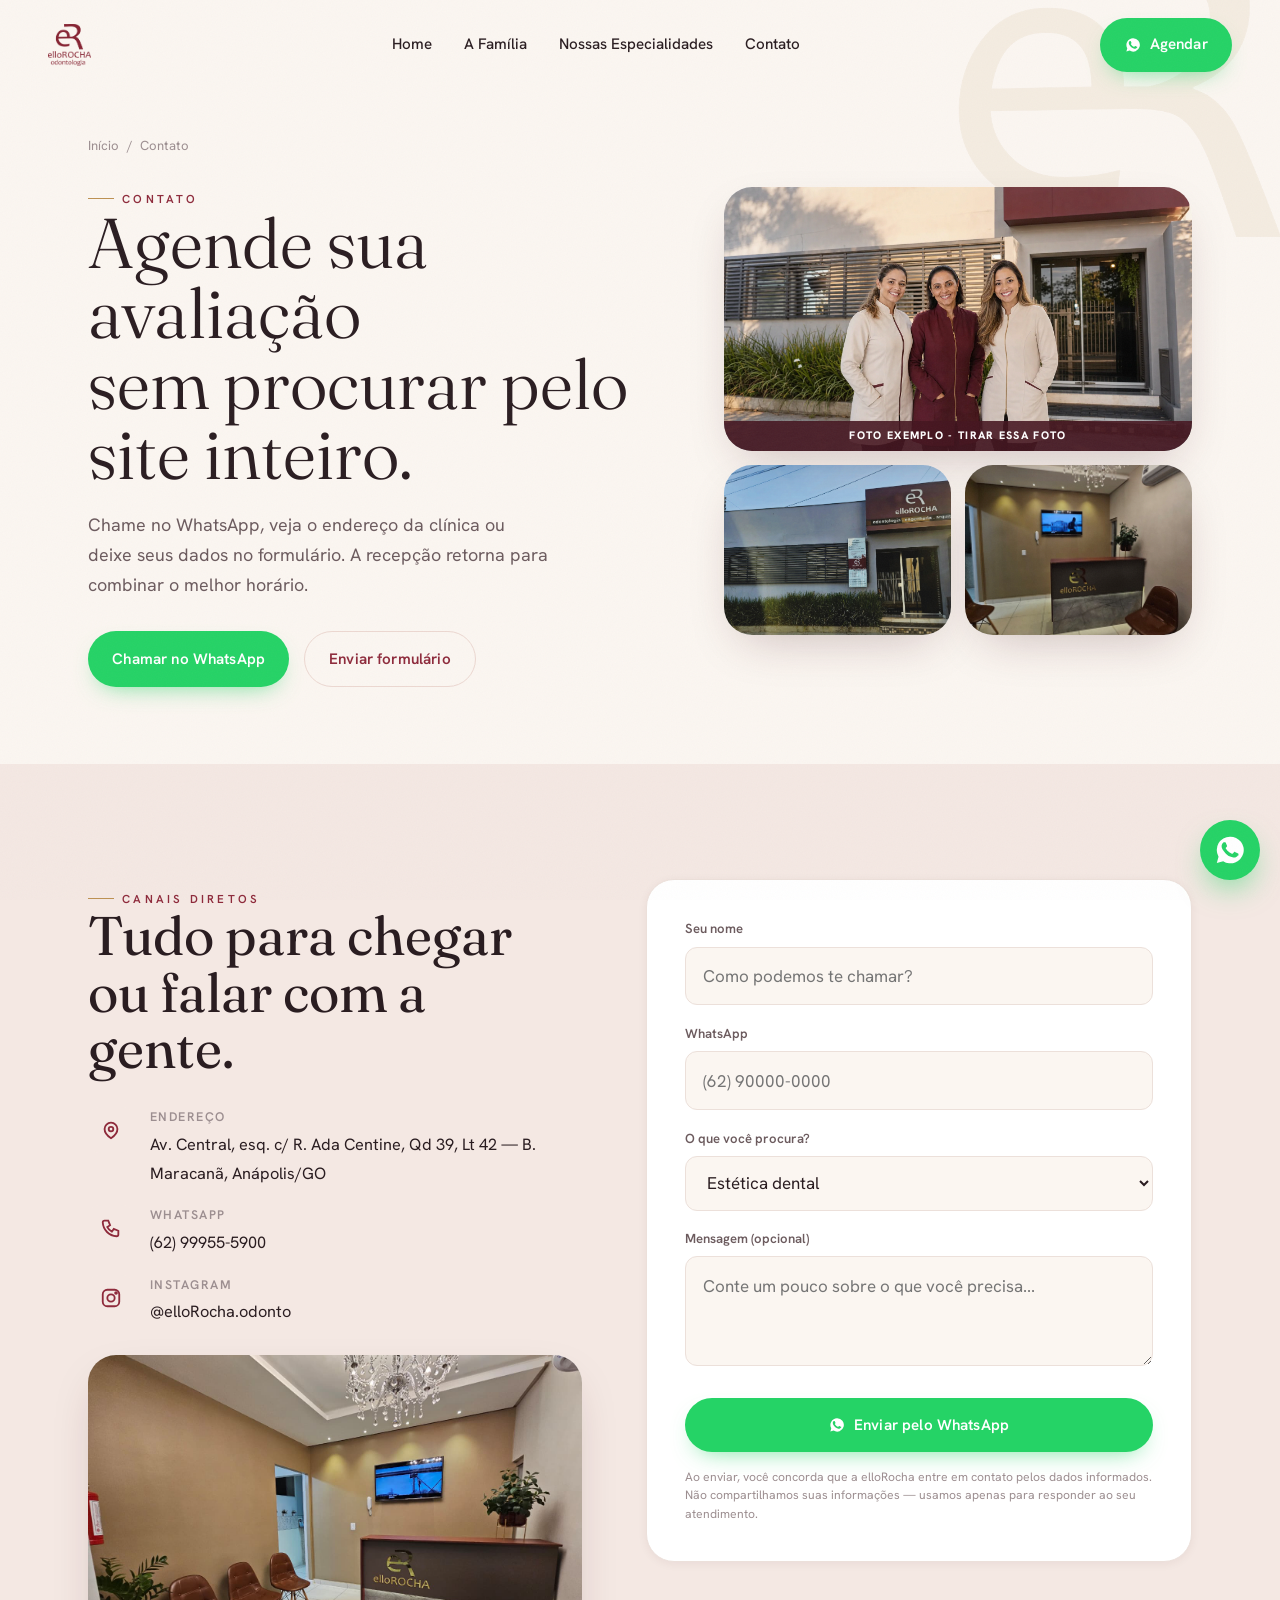
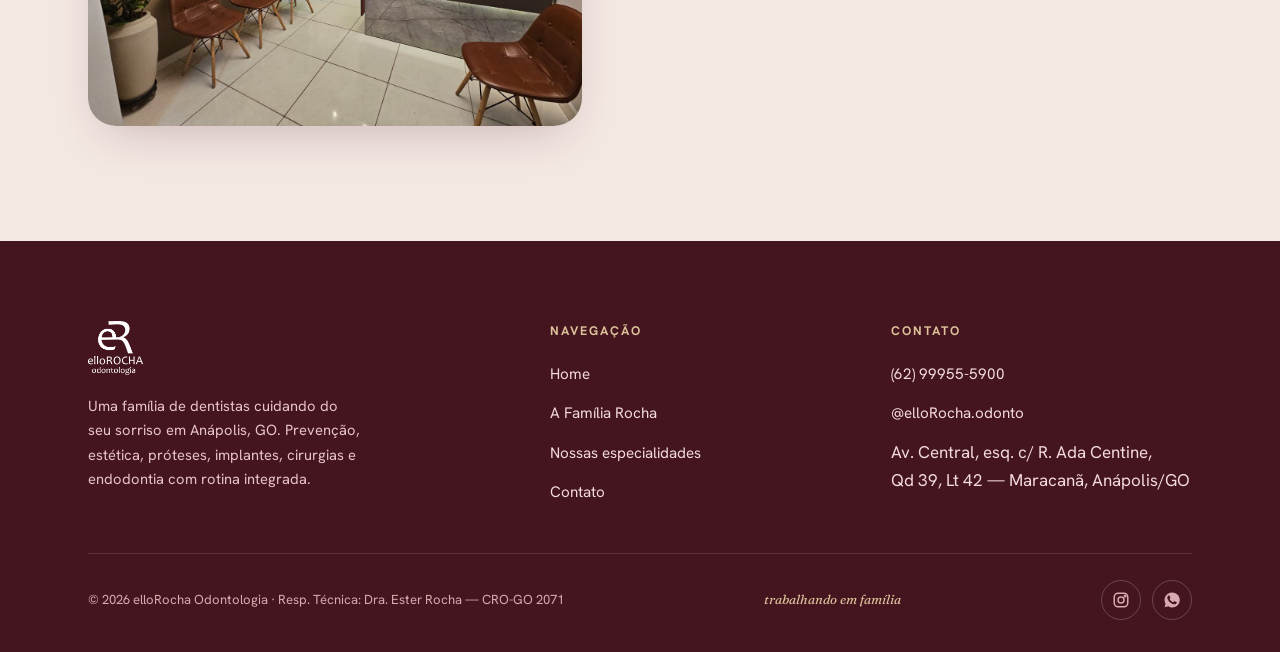
<file: contato.html>
<!DOCTYPE html>
<html lang="pt-BR">
<head>
<meta charset="UTF-8">
<meta name="viewport" content="width=device-width, initial-scale=1">
<title>Contato — elloRocha Odontologia | Anápolis, GO</title>
<meta name="description" content="Fale com a elloRocha Odontologia em Anápolis. WhatsApp, endereço, Instagram e formulário para agendar sua avaliação.">
<link rel="canonical" href="https://ellorocha.com.br/contato.html">
<meta property="og:type" content="website">
<meta property="og:title" content="Contato — elloRocha Odontologia">
<meta property="og:description" content="Agende sua avaliação na elloRocha Odontologia em Anápolis pelo WhatsApp.">
<meta property="og:image" content="https://ellorocha.com.br/assets/img/fachada-ellorocha.jpg">
<link rel="icon" href="assets/img/favicon.svg" type="image/svg+xml">
<link rel="preconnect" href="https://fonts.googleapis.com">
<link rel="preconnect" href="https://fonts.gstatic.com" crossorigin>
<link href="https://fonts.googleapis.com/css2?family=Fraunces:ital,opsz,wght@0,9..144,300..600;1,9..144,300..500&family=Hanken+Grotesk:wght@400;500;600;700&display=swap" rel="stylesheet">
<link rel="stylesheet" href="assets/css/styles.css?v=20260620-2">
</head>
<body>

<header class="nav" id="nav">
  <a class="nav__brand" href="index.html" aria-label="elloRocha — início"><img src="assets/img/logo-bordo.png" alt="elloRocha Odontologia"></a>
  <nav class="nav__links" aria-label="Principal">
    <a href="index.html">Home</a>
    <a href="a-familia.html">A Família</a>
    <a href="especialidades.html">Nossas Especialidades</a>
    <a href="contato.html" class="active">Contato</a>
  </nav>
  <div class="nav__cta">
    <a class="btn btn--wz" href="https://wa.me/5562999555900?text=Ol%C3%A1!%20Gostaria%20de%20agendar%20uma%20avalia%C3%A7%C3%A3o%20na%20elloRocha." target="_blank" rel="noopener">
      <svg viewBox="0 0 24 24" fill="currentColor" aria-hidden="true"><path d="M12 2a10 10 0 0 0-8.6 15l-1.3 4.7 4.8-1.3A10 10 0 1 0 12 2Zm5.8 14.2c-.2.7-1.4 1.3-2 1.4-.5.1-1.2.1-1.9-.1-.4-.1-1-.3-1.8-.6-3-1.3-5-4.4-5.1-4.6-.2-.2-1.3-1.7-1.3-3.2 0-1.5.8-2.3 1.1-2.6.3-.3.6-.4.8-.4h.6c.2 0 .4 0 .6.5l.9 2.1c.1.2.1.4 0 .6l-.4.6-.3.3c-.2.2-.3.4-.1.7.2.3.9 1.4 1.9 2.3 1.3 1.1 2.3 1.5 2.6 1.6.3.1.5.1.7-.1l.9-1.1c.2-.3.4-.2.7-.1l2 1c.3.1.5.2.6.3.1.2.1.7-.1 1.5Z"/></svg>
      Agendar
    </a>
    <button class="nav__burger" aria-label="Abrir menu" aria-expanded="false" aria-controls="nav"><span></span></button>
  </div>
</header>

<main>
<section class="page-hero contact-hero">
  <span class="monogram-bg" style="top:-4rem;right:-6rem;" aria-hidden="true"></span>
  <div class="container page-hero__grid">
    <div data-reveal>
      <div class="crumbs"><a href="index.html">Início</a> / <span>Contato</span></div>
      <span class="eyebrow">Contato</span>
      <h1>Agende sua avaliação<br>sem procurar pelo site inteiro.</h1>
      <p class="lead">Chame no WhatsApp, veja o endereço da clínica ou deixe seus dados no formulário. A recepção retorna para combinar o melhor horário.</p>
      <div class="hero__actions">
        <a class="btn btn--wz" href="https://wa.me/5562999555900?text=Ol%C3%A1!%20Gostaria%20de%20agendar%20uma%20avalia%C3%A7%C3%A3o%20na%20elloRocha." target="_blank" rel="noopener">Chamar no WhatsApp</a>
        <a class="btn btn--ghost" href="#formulario">Enviar formulário</a>
      </div>
    </div>
    <div class="contact-hero__media" data-reveal data-delay="2">
      <figure class="example-photo"><img src="assets/img/familia-rocha-fachada.webp" alt="Doutoras da família Rocha em frente à elloRocha Odontologia"><span class="example-photo__label">FOTO EXEMPLO - TIRAR ESSA FOTO</span></figure>
      <figure><img src="assets/img/fachada-ellorocha.jpg" alt="Fachada da elloRocha Odontologia em Anápolis"></figure>
      <figure><img src="assets/img/recepcao.jpg" alt="Recepção da elloRocha Odontologia"></figure>
    </div>
  </div>
</section>

<section class="section section--nude">
  <div class="container contact">
    <div class="contact__info" data-reveal>
      <span class="eyebrow">Canais diretos</span>
      <h2 class="section-title">Tudo para chegar ou falar com a gente.</h2>
      <ul class="info-list">
        <li><span class="ic"><svg viewBox="0 0 24 24" fill="none" stroke="currentColor" stroke-width="2"><path d="M12 21s-7-4.35-7-10a7 7 0 0 1 14 0c0 5.65-7 10-7 10Z"/><circle cx="12" cy="11" r="2.5"/></svg></span><div><b>Endereço</b><span>Av. Central, esq. c/ R. Ada Centine, Qd 39, Lt 42 — B. Maracanã, Anápolis/GO</span></div></li>
        <li><span class="ic"><svg viewBox="0 0 24 24" fill="none" stroke="currentColor" stroke-width="2"><path d="M5 4h4l2 5-3 2a12 12 0 0 0 5 5l2-3 5 2v4a2 2 0 0 1-2 2A16 16 0 0 1 3 6a2 2 0 0 1 2-2Z"/></svg></span><div><b>WhatsApp</b><a href="https://wa.me/5562999555900" target="_blank" rel="noopener">(62) 99955-5900</a></div></li>
        <li><span class="ic"><svg viewBox="0 0 24 24" fill="none" stroke="currentColor" stroke-width="2"><rect x="3" y="3" width="18" height="18" rx="5"/><circle cx="12" cy="12" r="4"/><circle cx="17.5" cy="6.5" r="1" fill="currentColor"/></svg></span><div><b>Instagram</b><a href="https://instagram.com/elloRocha.odonto" target="_blank" rel="noopener">@elloRocha.odonto</a></div></li>
      </ul>
      <figure class="contact-card-photo"><img src="assets/img/recepcao-1.jpg" alt="Recepção da elloRocha com balcão de atendimento"></figure>
    </div>
    <form class="form-card" id="formulario" data-contact data-reveal data-delay="1">
      <div class="field"><label for="nome">Seu nome</label><input id="nome" name="nome" type="text" placeholder="Como podemos te chamar?" required></div>
      <div class="field"><label for="tel">WhatsApp</label><input id="tel" name="tel" type="tel" placeholder="(62) 90000-0000"></div>
      <div class="field"><label for="assunto">O que você procura?</label>
        <select id="assunto" name="assunto">
          <option>Estética dental</option>
          <option>Implantes &amp; cirurgia</option>
          <option>Tratamento de canal</option>
          <option>Limpeza, prevenção ou cáries</option>
          <option>Ainda não sei, quero avaliar</option>
        </select>
      </div>
      <div class="field"><label for="msg">Mensagem (opcional)</label><textarea id="msg" name="msg" placeholder="Conte um pouco sobre o que você precisa..."></textarea></div>
      <button class="btn btn--wz" type="submit">
        <svg viewBox="0 0 24 24" fill="currentColor" aria-hidden="true"><path d="M12 2a10 10 0 0 0-8.6 15l-1.3 4.7 4.8-1.3A10 10 0 1 0 12 2Zm5.8 14.2c-.2.7-1.4 1.3-2 1.4-.5.1-1.2.1-1.9-.1-.4-.1-1-.3-1.8-.6-3-1.3-5-4.4-5.1-4.6-.2-.2-1.3-1.7-1.3-3.2 0-1.5.8-2.3 1.1-2.6.3-.3.6-.4.8-.4h.6c.2 0 .4 0 .6.5l.9 2.1c.1.2.1.4 0 .6l-.4.6-.3.3c-.2.2-.3.4-.1.7.2.3.9 1.4 1.9 2.3 1.3 1.1 2.3 1.5 2.6 1.6.3.1.5.1.7-.1l.9-1.1c.2-.3.4-.2.7-.1l2 1c.3.1.5.2.6.3.1.2.1.7-.1 1.5Z"/></svg>
        Enviar pelo WhatsApp
      </button>
      <p class="lgpd">Ao enviar, você concorda que a elloRocha entre em contato pelos dados informados. Não compartilhamos suas informações — usamos apenas para responder ao seu atendimento.</p>
    </form>
  </div>
</section>
</main>

<footer class="footer">
  <div class="container">
    <div class="footer__top">
      <div><img src="assets/img/logo-branco.png" alt="elloRocha Odontologia"><p>Uma família de dentistas cuidando do seu sorriso em Anápolis, GO. Prevenção, estética, próteses, implantes, cirurgias e endodontia com rotina integrada.</p></div>
      <div><h4>Navegação</h4><ul><li><a href="index.html">Home</a></li><li><a href="a-familia.html">A Família Rocha</a></li><li><a href="especialidades.html">Nossas especialidades</a></li><li><a href="contato.html">Contato</a></li></ul></div>
      <div><h4>Contato</h4><ul><li><a href="https://wa.me/5562999555900" target="_blank" rel="noopener">(62) 99955-5900</a></li><li><a href="https://instagram.com/elloRocha.odonto" target="_blank" rel="noopener">@elloRocha.odonto</a></li><li><span>Av. Central, esq. c/ R. Ada Centine,<br>Qd 39, Lt 42 — Maracanã, Anápolis/GO</span></li></ul></div>
    </div>
    <div class="footer__bottom">
      <span>© <span data-year>2026</span> elloRocha Odontologia · Resp. Técnica: Dra. Ester Rocha — CRO-GO 2071</span>
      <span class="tag">trabalhando em família</span>
      <div class="footer__social">
        <a href="https://instagram.com/elloRocha.odonto" target="_blank" rel="noopener" aria-label="Instagram"><svg viewBox="0 0 24 24" fill="none" stroke="currentColor" stroke-width="2"><rect x="3" y="3" width="18" height="18" rx="5"/><circle cx="12" cy="12" r="4"/><circle cx="17.5" cy="6.5" r="1" fill="currentColor"/></svg></a>
        <a href="https://wa.me/5562999555900" target="_blank" rel="noopener" aria-label="WhatsApp"><svg viewBox="0 0 24 24" fill="currentColor"><path d="M12 2a10 10 0 0 0-8.6 15l-1.3 4.7 4.8-1.3A10 10 0 1 0 12 2Zm5.8 14.2c-.2.7-1.4 1.3-2 1.4-.5.1-1.2.1-1.9-.1-.4-.1-1-.3-1.8-.6-3-1.3-5-4.4-5.1-4.6-.2-.2-1.3-1.7-1.3-3.2 0-1.5.8-2.3 1.1-2.6.3-.3.6-.4.8-.4h.6c.2 0 .4 0 .6.5l.9 2.1c.1.2.1.4 0 .6l-.4.6-.3.3c-.2.2-.3.4-.1.7.2.3.9 1.4 1.9 2.3 1.3 1.1 2.3 1.5 2.6 1.6.3.1.5.1.7-.1l.9-1.1c.2-.3.4-.2.7-.1l2 1c.3.1.5.2.6.3.1.2.1.7-.1 1.5Z"/></svg></a>
      </div>
    </div>
  </div>
</footer>

<a class="wz-float" href="https://wa.me/5562999555900?text=Ol%C3%A1!%20Gostaria%20de%20agendar%20uma%20avalia%C3%A7%C3%A3o%20na%20elloRocha." target="_blank" rel="noopener" aria-label="Falar no WhatsApp"><svg viewBox="0 0 24 24" fill="currentColor"><path d="M12 2a10 10 0 0 0-8.6 15l-1.3 4.7 4.8-1.3A10 10 0 1 0 12 2Zm5.8 14.2c-.2.7-1.4 1.3-2 1.4-.5.1-1.2.1-1.9-.1-.4-.1-1-.3-1.8-.6-3-1.3-5-4.4-5.1-4.6-.2-.2-1.3-1.7-1.3-3.2 0-1.5.8-2.3 1.1-2.6.3-.3.6-.4.8-.4h.6c.2 0 .4 0 .6.5l.9 2.1c.1.2.1.4 0 .6l-.4.6-.3.3c-.2.2-.3.4-.1.7.2.3.9 1.4 1.9 2.3 1.3 1.1 2.3 1.5 2.6 1.6.3.1.5.1.7-.1l.9-1.1c.2-.3.4-.2.7-.1l2 1c.3.1.5.2.6.3.1.2.1.7-.1 1.5Z"/></svg></a>

<script src="assets/js/main.js"></script>
</body>
</html>
</file>
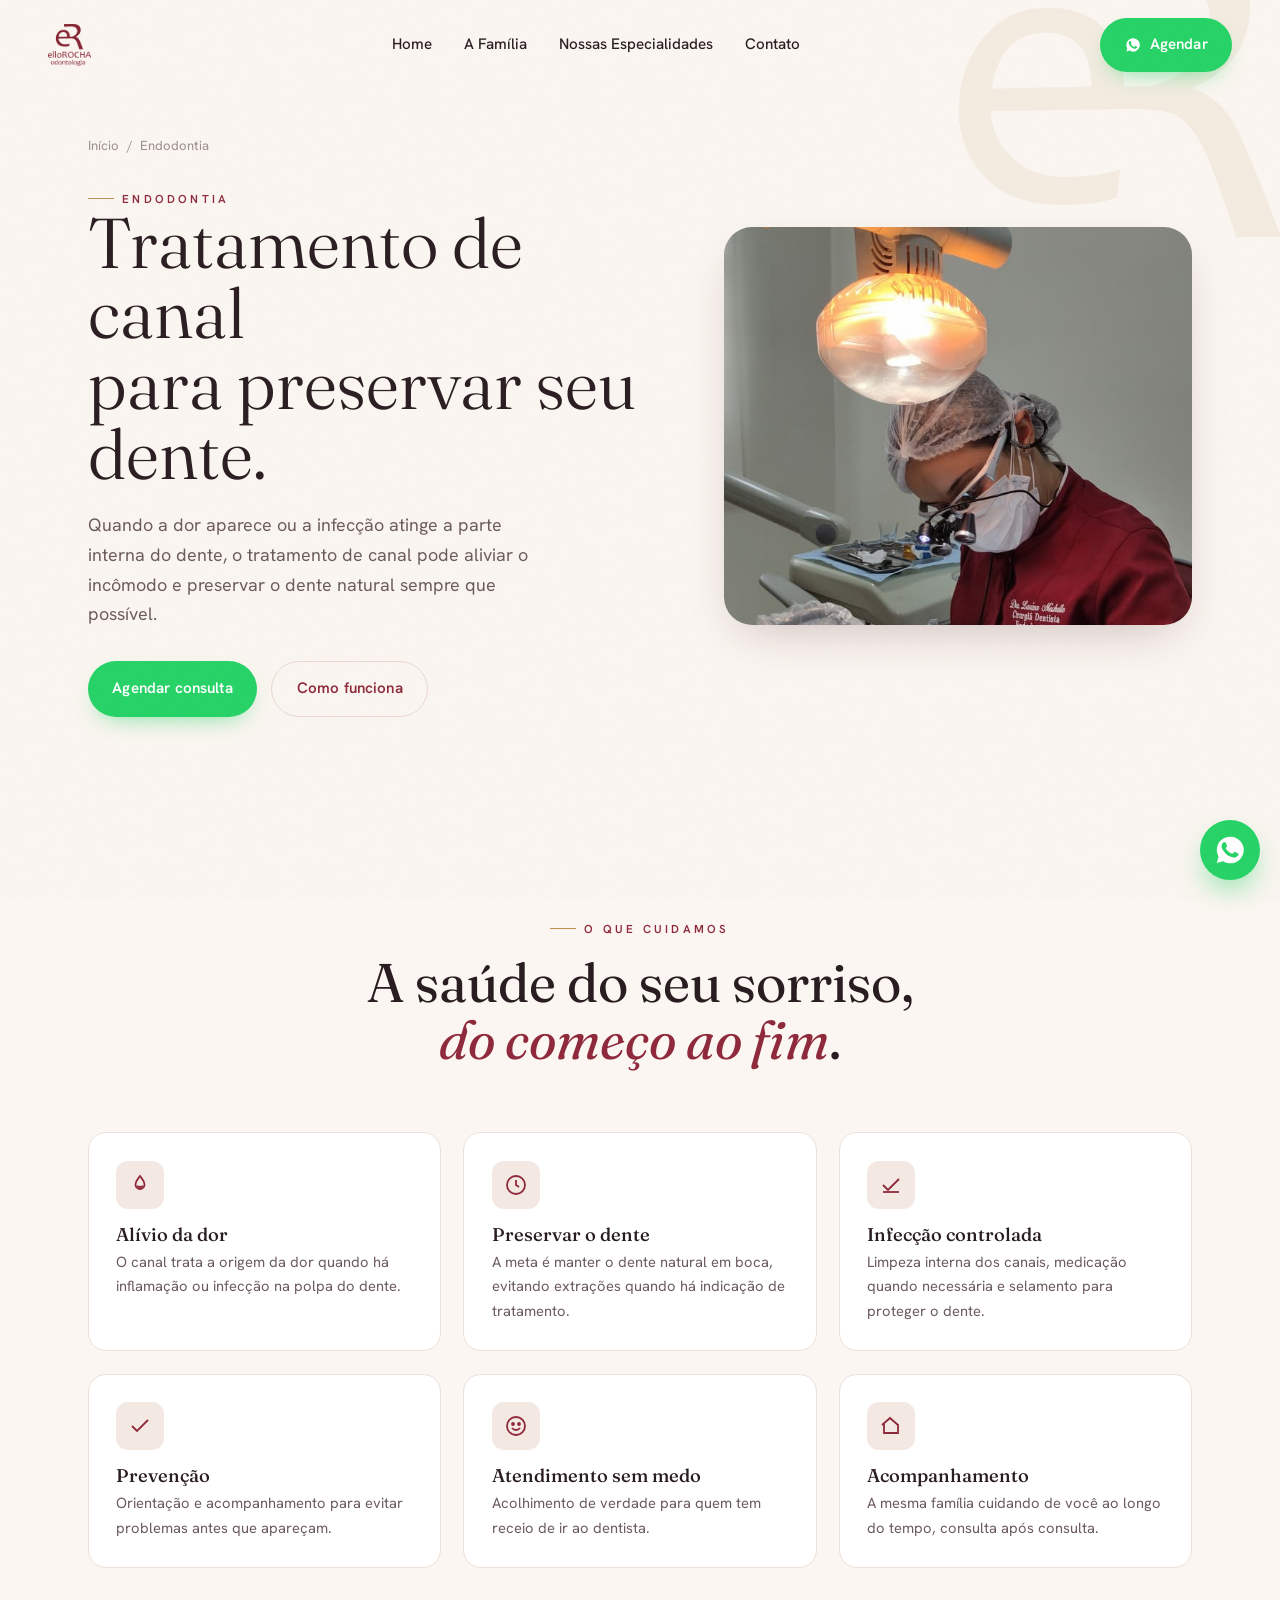
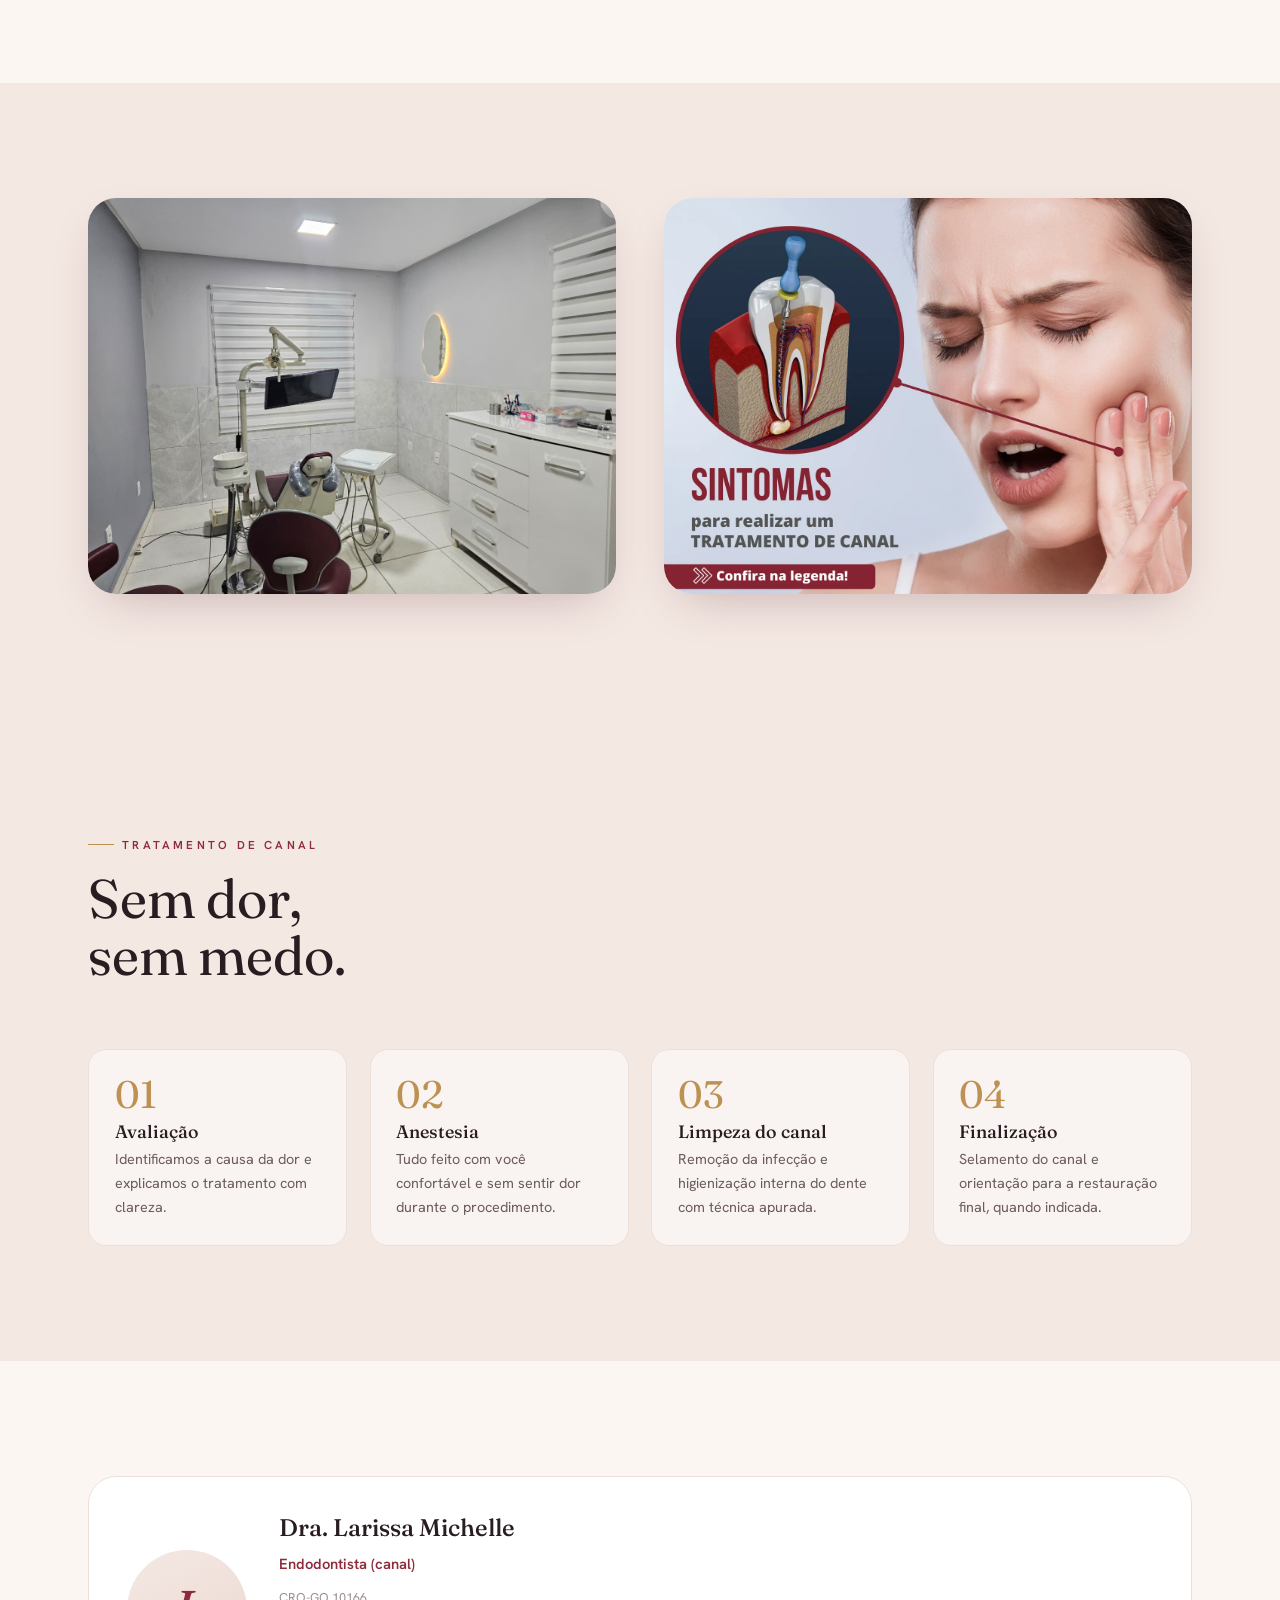
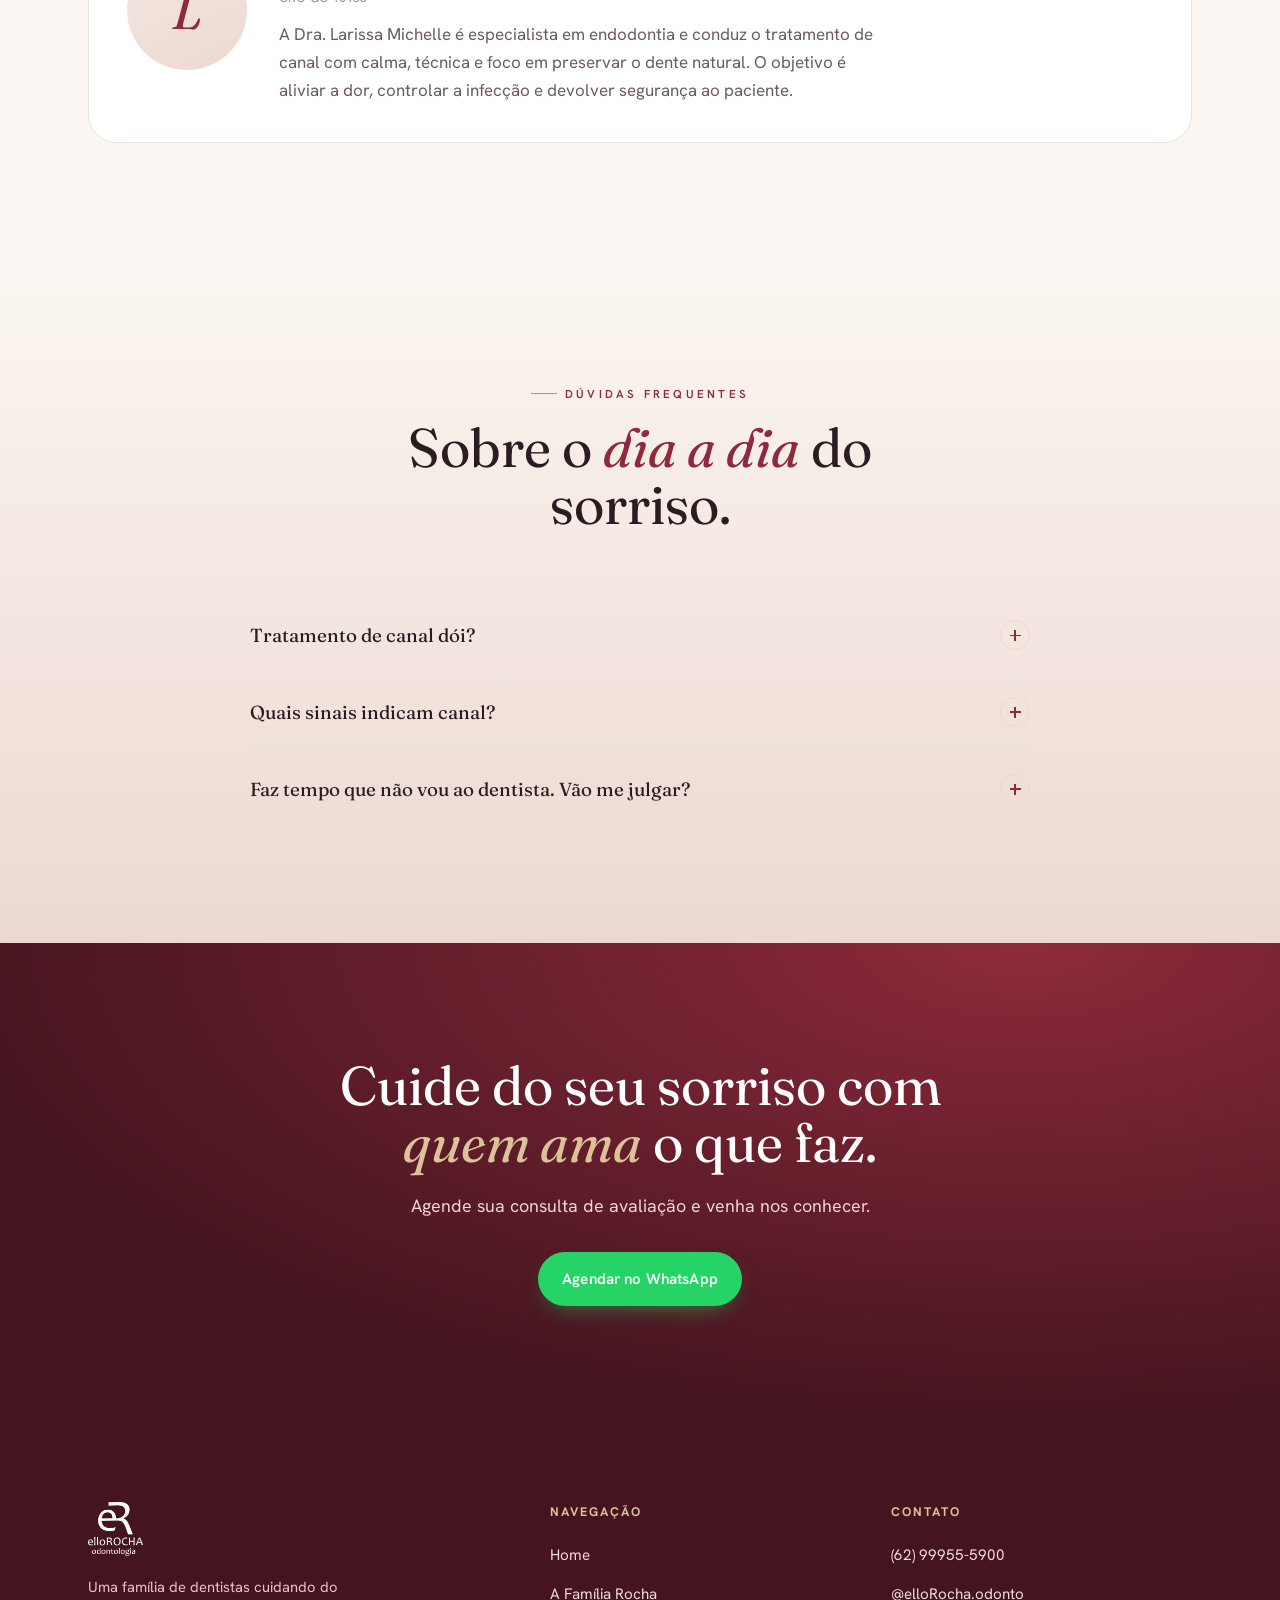
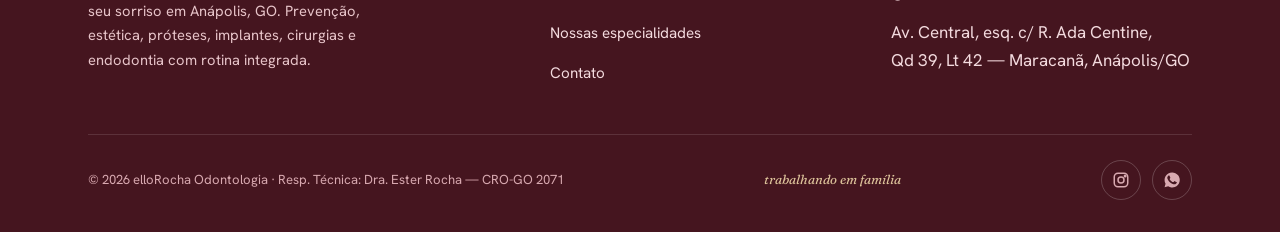
<file: endodontia.html>
﻿<!DOCTYPE html>
<html lang="pt-BR">
<head>
<meta charset="UTF-8">
<meta name="viewport" content="width=device-width, initial-scale=1">
<title>Endodontia e Tratamento de Canal em Anápolis — elloRocha Odontologia</title>
<meta name="description" content="Tratamento de canal em Anápolis para aliviar dor, controlar infecções e preservar o dente natural com a Dra. Larissa Michelle.">
<meta name="robots" content="noindex,follow">
<link rel="canonical" href="https://ellorocha.com.br/endodontia.html">
<meta property="og:type" content="website">
<meta property="og:title" content="Endodontia — elloRocha Odontologia">
<meta property="og:description" content="Tratamento de canal para dor, infecção e preservação do dente natural em Anápolis.">
<meta property="og:image" content="https://ellorocha.com.br/assets/img/logo-bordo.png">
<link rel="icon" href="assets/img/favicon.svg" type="image/svg+xml">
<link rel="preconnect" href="https://fonts.googleapis.com">
<link rel="preconnect" href="https://fonts.gstatic.com" crossorigin>
<link href="https://fonts.googleapis.com/css2?family=Fraunces:ital,opsz,wght@0,9..144,300..600;1,9..144,300..500&family=Hanken+Grotesk:wght@400;500;600;700&display=swap" rel="stylesheet">
<link rel="stylesheet" href="assets/css/styles.css?v=20260620-2">
</head>
<body>

<header class="nav" id="nav">
  <a class="nav__brand" href="index.html" aria-label="elloRocha — início"><img src="assets/img/logo-bordo.png" alt="elloRocha Odontologia"></a>
  <nav class="nav__links" aria-label="Principal">
    <a href="index.html">Home</a>
    <a href="a-familia.html">A Família</a>
    <a href="especialidades.html">Nossas Especialidades</a>
    <a href="contato.html">Contato</a>
  </nav>
  <div class="nav__cta">
    <a class="btn btn--wz" href="https://wa.me/5562999555900?text=Ol%C3%A1!%20Quero%20agendar%20uma%20consulta%20na%20elloRocha." target="_blank" rel="noopener">
      <svg viewBox="0 0 24 24" fill="currentColor" aria-hidden="true"><path d="M12 2a10 10 0 0 0-8.6 15l-1.3 4.7 4.8-1.3A10 10 0 1 0 12 2Zm5.8 14.2c-.2.7-1.4 1.3-2 1.4-.5.1-1.2.1-1.9-.1-.4-.1-1-.3-1.8-.6-3-1.3-5-4.4-5.1-4.6-.2-.2-1.3-1.7-1.3-3.2 0-1.5.8-2.3 1.1-2.6.3-.3.6-.4.8-.4h.6c.2 0 .4 0 .6.5l.9 2.1c.1.2.1.4 0 .6l-.4.6-.3.3c-.2.2-.3.4-.1.7.2.3.9 1.4 1.9 2.3 1.3 1.1 2.3 1.5 2.6 1.6.3.1.5.1.7-.1l.9-1.1c.2-.3.4-.2.7-.1l2 1c.3.1.5.2.6.3.1.2.1.7-.1 1.5Z"/></svg>
      Agendar
    </a>
    <button class="nav__burger" aria-label="Abrir menu" aria-expanded="false" aria-controls="nav"><span></span></button>
  </div>
</header>

<main>
<section class="page-hero">
  <span class="monogram-bg" style="top:-4rem;right:-6rem;" aria-hidden="true"></span>
  <div class="container page-hero__grid">
    <div data-reveal>
      <div class="crumbs"><a href="index.html">Início</a> / <span>Endodontia</span></div>
      <span class="eyebrow">Endodontia</span>
      <h1>Tratamento de canal<br>para preservar seu dente.</h1>
      <p class="lead">Quando a dor aparece ou a infecção atinge a parte interna do dente, o tratamento de canal pode aliviar o incômodo e preservar o dente natural sempre que possível.</p>
      <div class="hero__actions">
        <a class="btn btn--wz" href="https://wa.me/5562999555900?text=Ol%C3%A1!%20Quero%20agendar%20uma%20consulta%20na%20elloRocha." target="_blank" rel="noopener">Agendar consulta</a>
        <a class="btn btn--ghost" href="#como">Como funciona</a>
      </div>
    </div>
    <div class="page-hero__media" data-reveal data-delay="2"><img src="assets/img/dra-larissa.jpg" alt="Dra. Larissa Michelle em atendimento odontológico"></div>
  </div>
</section>

<section class="section">
  <div class="container">
    <div class="head head--center" data-reveal>
      <span class="eyebrow">O que cuidamos</span>
      <h2 class="section-title">A saúde do seu sorriso,<br><em>do começo ao fim</em>.</h2>
    </div>
    <div class="benefit-grid">
      <div class="benefit" data-reveal data-delay="1"><div class="ic"><svg viewBox="0 0 24 24" fill="none" stroke="currentColor" stroke-width="1.8"><path d="M12 3c2.2 3 4.5 4.8 4.5 8.5a4.5 4.5 0 0 1-9 0C7.5 7.8 9.8 6 12 3Z"/><path d="M9 13s1 1 3 1 3-1 3-1"/></svg></div><h3>Alívio da dor</h3><p>O canal trata a origem da dor quando há inflamação ou infecção na polpa do dente.</p></div>
      <div class="benefit" data-reveal data-delay="2"><div class="ic"><svg viewBox="0 0 24 24" fill="none" stroke="currentColor" stroke-width="1.8"><circle cx="12" cy="12" r="9"/><path d="M12 7v5l3 2"/></svg></div><h3>Preservar o dente</h3><p>A meta é manter o dente natural em boca, evitando extrações quando há indicação de tratamento.</p></div>
      <div class="benefit" data-reveal data-delay="3"><div class="ic"><svg viewBox="0 0 24 24" fill="none" stroke="currentColor" stroke-width="1.8"><path d="M20 6 9 17l-5-5"/><path d="M4 19h16"/></svg></div><h3>Infecção controlada</h3><p>Limpeza interna dos canais, medicação quando necessária e selamento para proteger o dente.</p></div>
      <div class="benefit" data-reveal data-delay="1"><div class="ic"><svg viewBox="0 0 24 24" fill="none" stroke="currentColor" stroke-width="1.8"><path d="M20 6 9 17l-5-5"/></svg></div><h3>Prevenção</h3><p>Orientação e acompanhamento para evitar problemas antes que apareçam.</p></div>
      <div class="benefit" data-reveal data-delay="2"><div class="ic"><svg viewBox="0 0 24 24" fill="none" stroke="currentColor" stroke-width="1.8"><circle cx="12" cy="12" r="9"/><path d="M8 14s1.5 2 4 2 4-2 4-2"/><circle cx="9" cy="10" r="1" fill="currentColor"/><circle cx="15" cy="10" r="1" fill="currentColor"/></svg></div><h3>Atendimento sem medo</h3><p>Acolhimento de verdade para quem tem receio de ir ao dentista.</p></div>
      <div class="benefit" data-reveal data-delay="3"><div class="ic"><svg viewBox="0 0 24 24" fill="none" stroke="currentColor" stroke-width="1.8"><path d="M3 11l8-7 8 7"/><path d="M5 10v9h14v-9"/></svg></div><h3>Acompanhamento</h3><p>A mesma família cuidando de você ao longo do tempo, consulta após consulta.</p></div>
    </div>
  </div>
</section>

<section class="section section--nude service-visual">
  <div class="container service-visual__grid">
    <figure data-reveal><img src="assets/img/consultorio-1.jpg" alt="Consultório preparado para atendimento de endodontia"></figure>
    <figure data-reveal data-delay="1"><img src="assets/img/endodontia-apoio.webp" alt="Post educativo sobre sintomas para tratamento de canal"></figure>
  </div>
</section>

<section class="section section--nude" id="como">
  <div class="container">
    <div class="head" data-reveal>
      <span class="eyebrow">Tratamento de canal</span>
      <h2 class="section-title">Sem dor,<br>sem medo.</h2>
    </div>
    <div class="steps">
      <div class="step" data-reveal data-delay="1"><div class="step__n"></div><h3>Avaliação</h3><p>Identificamos a causa da dor e explicamos o tratamento com clareza.</p></div>
      <div class="step" data-reveal data-delay="2"><div class="step__n"></div><h3>Anestesia</h3><p>Tudo feito com você confortável e sem sentir dor durante o procedimento.</p></div>
      <div class="step" data-reveal data-delay="3"><div class="step__n"></div><h3>Limpeza do canal</h3><p>Remoção da infecção e higienização interna do dente com técnica apurada.</p></div>
      <div class="step" data-reveal data-delay="4"><div class="step__n"></div><h3>Finalização</h3><p>Selamento do canal e orientação para a restauração final, quando indicada.</p></div>
    </div>
  </div>
</section>

<section class="section">
  <div class="container">
    <div class="resp" data-reveal>
      <div class="resp__mono">L</div>
      <div>
        <h3>Dra. Larissa Michelle</h3>
        <p class="role">Endodontista (canal)</p>
        <p class="cro">CRO-GO 10166</p>
        <p>A Dra. Larissa Michelle é especialista em endodontia e conduz o tratamento de canal com calma, técnica e foco em preservar o dente natural. O objetivo é aliviar a dor, controlar a infecção e devolver segurança ao paciente.</p>
      </div>
    </div>
  </div>
</section>

<section class="section section--blush">
  <div class="container">
    <div class="head head--center" data-reveal><span class="eyebrow">Dúvidas frequentes</span><h2 class="section-title">Sobre o <em>dia a dia</em> do sorriso.</h2></div>
    <div class="faq">
      <div class="faq__item" data-reveal><button class="faq__q" aria-expanded="false"><span>Tratamento de canal dói?</span><span class="ic"></span></button><div class="faq__a"><p>Com anestesia e técnica adequada, o procedimento tende a ser tranquilo. Muitas vezes o canal é justamente o tratamento que elimina a dor que levou você ao dentista.</p></div></div>
      <div class="faq__item" data-reveal><button class="faq__q" aria-expanded="false"><span>Quais sinais indicam canal?</span><span class="ic"></span></button><div class="faq__a"><p>Dor persistente, sensibilidade prolongada, inchaço, escurecimento do dente ou cárie profunda pedem avaliação o quanto antes.</p></div></div>
      <div class="faq__item" data-reveal><button class="faq__q" aria-expanded="false"><span>Faz tempo que não vou ao dentista. Vão me julgar?</span><span class="ic"></span></button><div class="faq__a"><p>De jeito nenhum. Aqui o atendimento é acolhedor e sem julgamento — o importante é você ter dado o passo de cuidar do seu sorriso. A gente segue daqui com você.</p></div></div>
    </div>
  </div>
</section>

<section class="section cta-band dark">
  <div class="container" data-reveal>
    <h2>Cuide do seu sorriso com <em>quem ama</em> o que faz.</h2>
    <p class="lead" style="margin:0 auto;color:#f0d4d8">Agende sua consulta de avaliação e venha nos conhecer.</p>
    <div class="actions"><a class="btn btn--wz" href="https://wa.me/5562999555900?text=Ol%C3%A1!%20Quero%20agendar%20uma%20consulta%20na%20elloRocha." target="_blank" rel="noopener">Agendar no WhatsApp</a></div>
  </div>
</section>
</main>

<footer class="footer">
  <div class="container">
    <div class="footer__top">
      <div><img src="assets/img/logo-branco.png" alt="elloRocha Odontologia"><p>Uma família de dentistas cuidando do seu sorriso em Anápolis, GO. Prevenção, estética, próteses, implantes, cirurgias e endodontia com rotina integrada.</p></div>
      <div><h4>Navegação</h4><ul><li><a href="index.html">Home</a></li><li><a href="a-familia.html">A Família Rocha</a></li><li><a href="especialidades.html">Nossas especialidades</a></li><li><a href="contato.html">Contato</a></li></ul></div>
      <div><h4>Contato</h4><ul><li><a href="https://wa.me/5562999555900" target="_blank" rel="noopener">(62) 99955-5900</a></li><li><a href="https://instagram.com/elloRocha.odonto" target="_blank" rel="noopener">@elloRocha.odonto</a></li><li><span>Av. Central, esq. c/ R. Ada Centine,<br>Qd 39, Lt 42 — Maracanã, Anápolis/GO</span></li></ul></div>
    </div>
    <div class="footer__bottom">
      <span>© <span data-year>2026</span> elloRocha Odontologia · Resp. Técnica: Dra. Ester Rocha — CRO-GO 2071</span>
      <span class="tag">trabalhando em família</span>
      <div class="footer__social">
        <a href="https://instagram.com/elloRocha.odonto" target="_blank" rel="noopener" aria-label="Instagram"><svg viewBox="0 0 24 24" fill="none" stroke="currentColor" stroke-width="2"><rect x="3" y="3" width="18" height="18" rx="5"/><circle cx="12" cy="12" r="4"/><circle cx="17.5" cy="6.5" r="1" fill="currentColor"/></svg></a>
        <a href="https://wa.me/5562999555900" target="_blank" rel="noopener" aria-label="WhatsApp"><svg viewBox="0 0 24 24" fill="currentColor"><path d="M12 2a10 10 0 0 0-8.6 15l-1.3 4.7 4.8-1.3A10 10 0 1 0 12 2Zm5.8 14.2c-.2.7-1.4 1.3-2 1.4-.5.1-1.2.1-1.9-.1-.4-.1-1-.3-1.8-.6-3-1.3-5-4.4-5.1-4.6-.2-.2-1.3-1.7-1.3-3.2 0-1.5.8-2.3 1.1-2.6.3-.3.6-.4.8-.4h.6c.2 0 .4 0 .6.5l.9 2.1c.1.2.1.4 0 .6l-.4.6-.3.3c-.2.2-.3.4-.1.7.2.3.9 1.4 1.9 2.3 1.3 1.1 2.3 1.5 2.6 1.6.3.1.5.1.7-.1l.9-1.1c.2-.3.4-.2.7-.1l2 1c.3.1.5.2.6.3.1.2.1.7-.1 1.5Z"/></svg></a>
      </div>
    </div>
  </div>
</footer>

<a class="wz-float" href="https://wa.me/5562999555900?text=Ol%C3%A1!%20Quero%20agendar%20uma%20consulta%20na%20elloRocha." target="_blank" rel="noopener" aria-label="Falar no WhatsApp"><svg viewBox="0 0 24 24" fill="currentColor"><path d="M12 2a10 10 0 0 0-8.6 15l-1.3 4.7 4.8-1.3A10 10 0 1 0 12 2Zm5.8 14.2c-.2.7-1.4 1.3-2 1.4-.5.1-1.2.1-1.9-.1-.4-.1-1-.3-1.8-.6-3-1.3-5-4.4-5.1-4.6-.2-.2-1.3-1.7-1.3-3.2 0-1.5.8-2.3 1.1-2.6.3-.3.6-.4.8-.4h.6c.2 0 .4 0 .6.5l.9 2.1c.1.2.1.4 0 .6l-.4.6-.3.3c-.2.2-.3.4-.1.7.2.3.9 1.4 1.9 2.3 1.3 1.1 2.3 1.5 2.6 1.6.3.1.5.1.7-.1l.9-1.1c.2-.3.4-.2.7-.1l2 1c.3.1.5.2.6.3.1.2.1.7-.1 1.5Z"/></svg></a>

<script src="assets/js/main.js"></script>
</body>
</html>
</file>
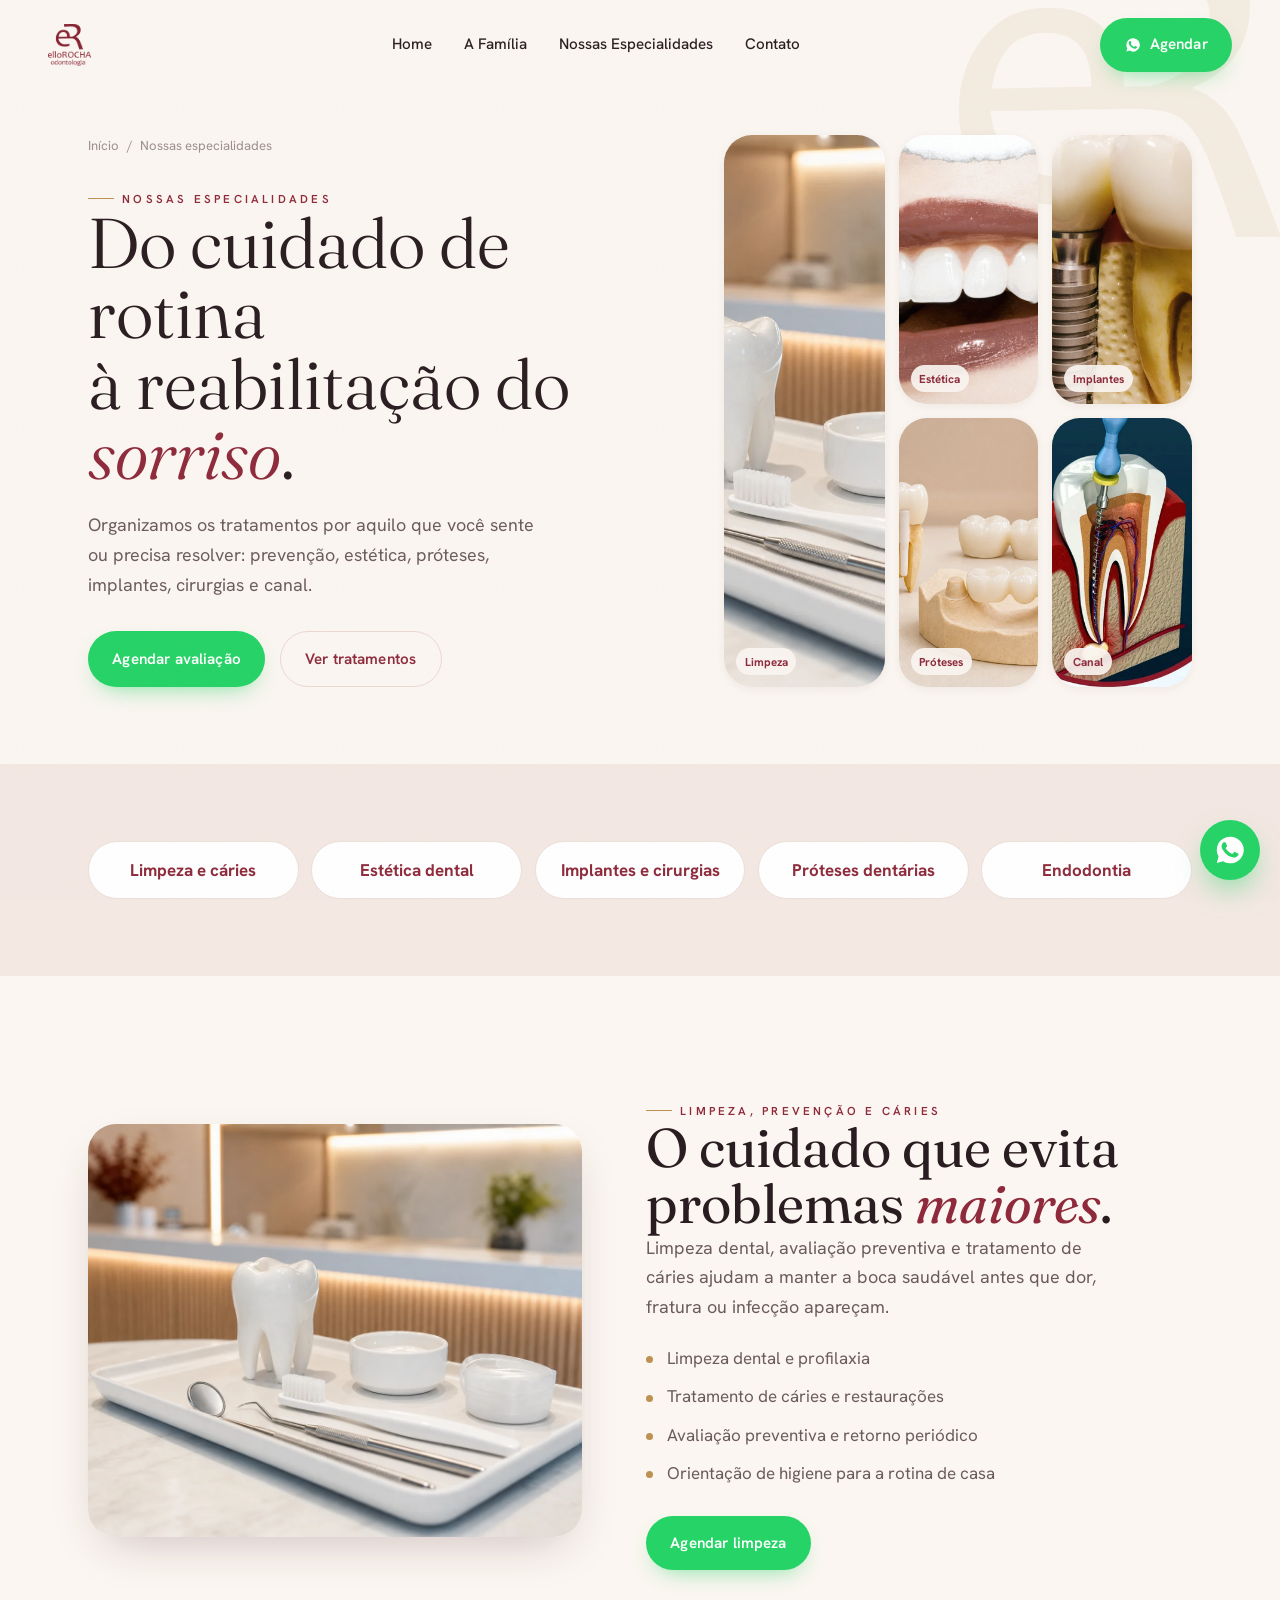
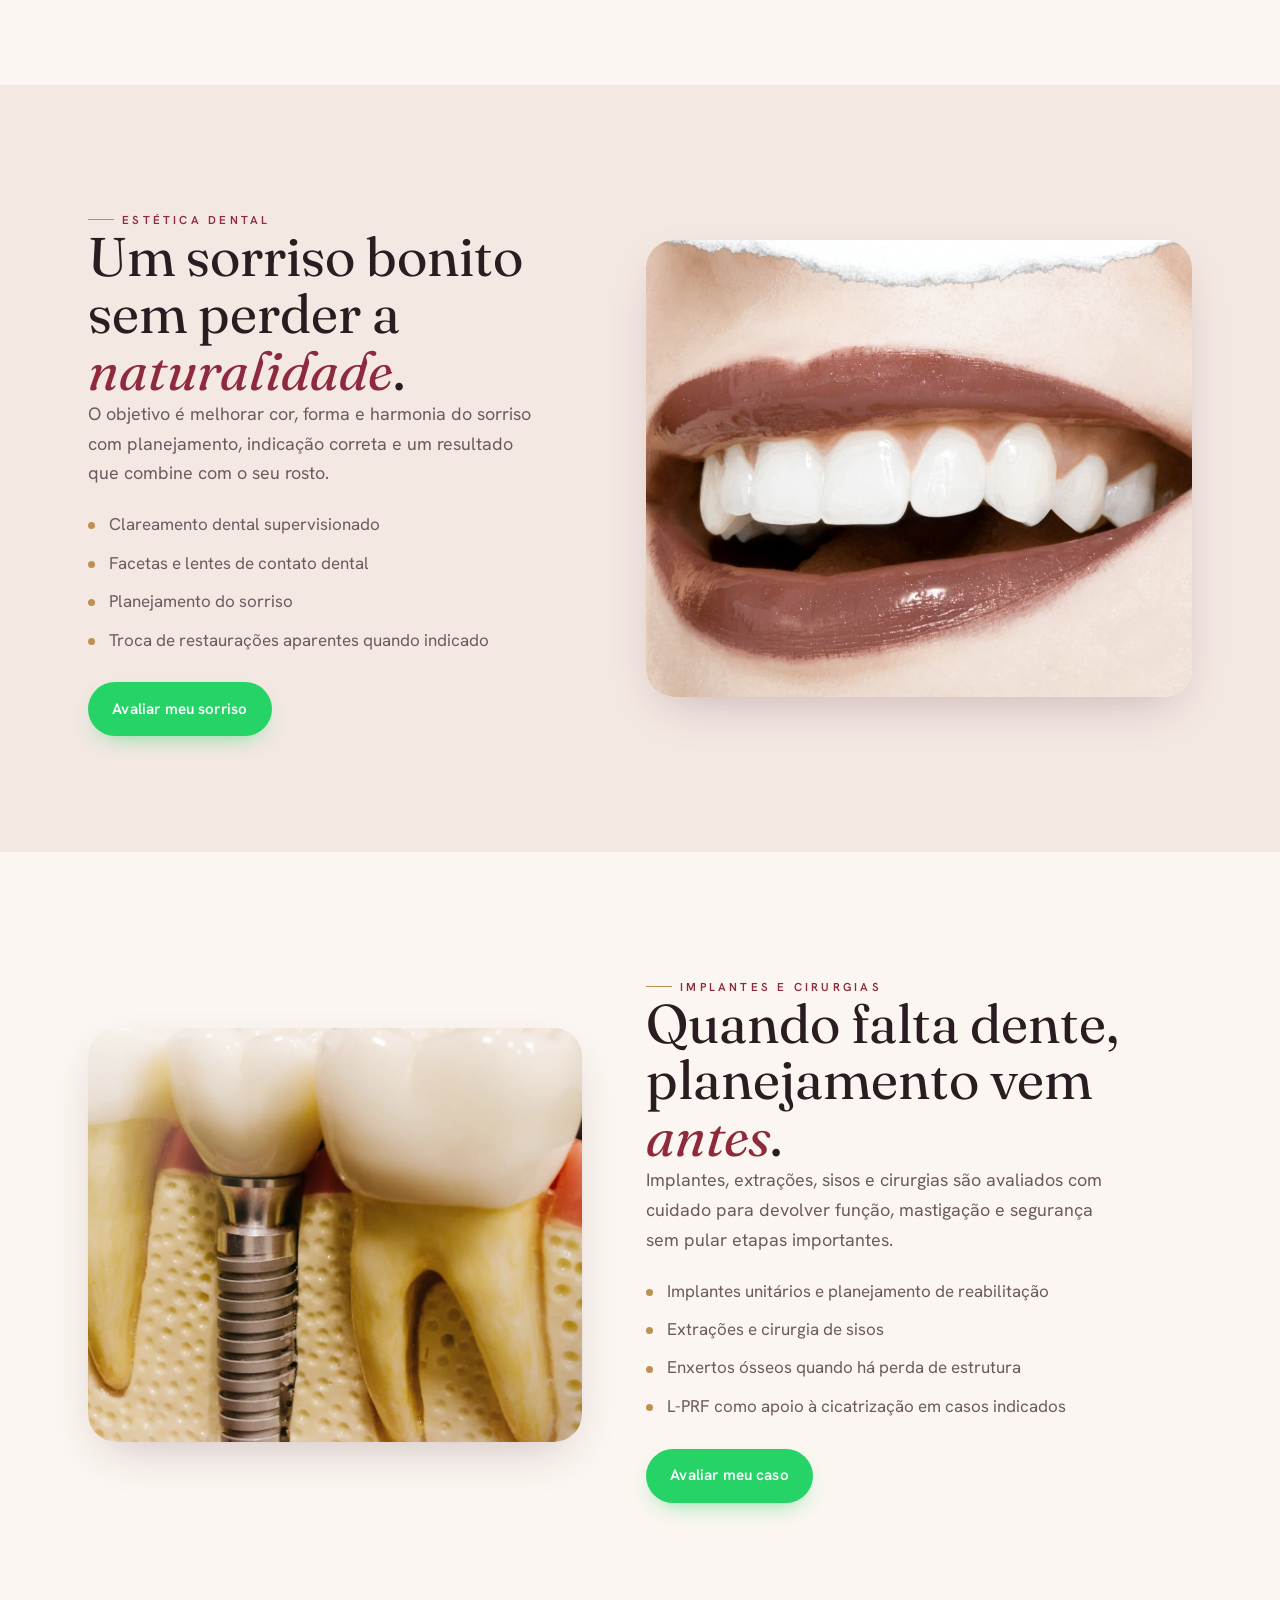
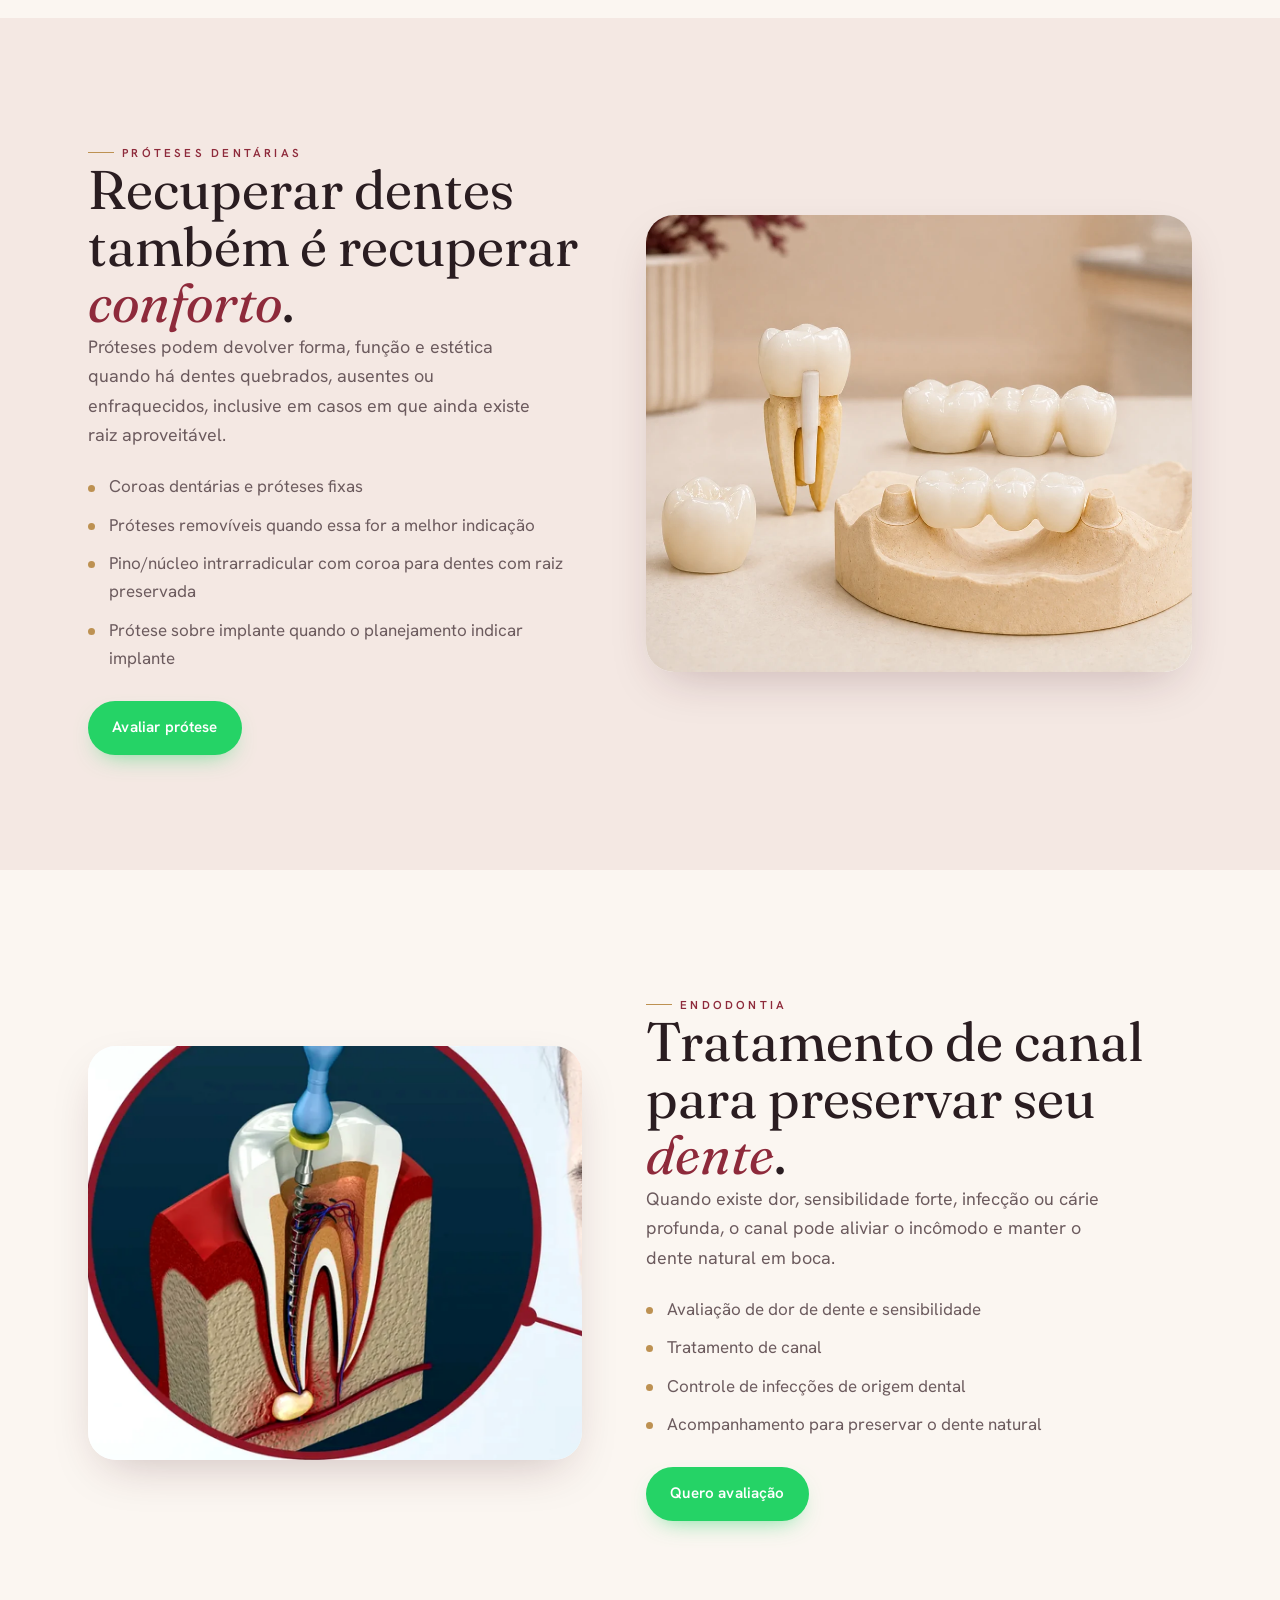
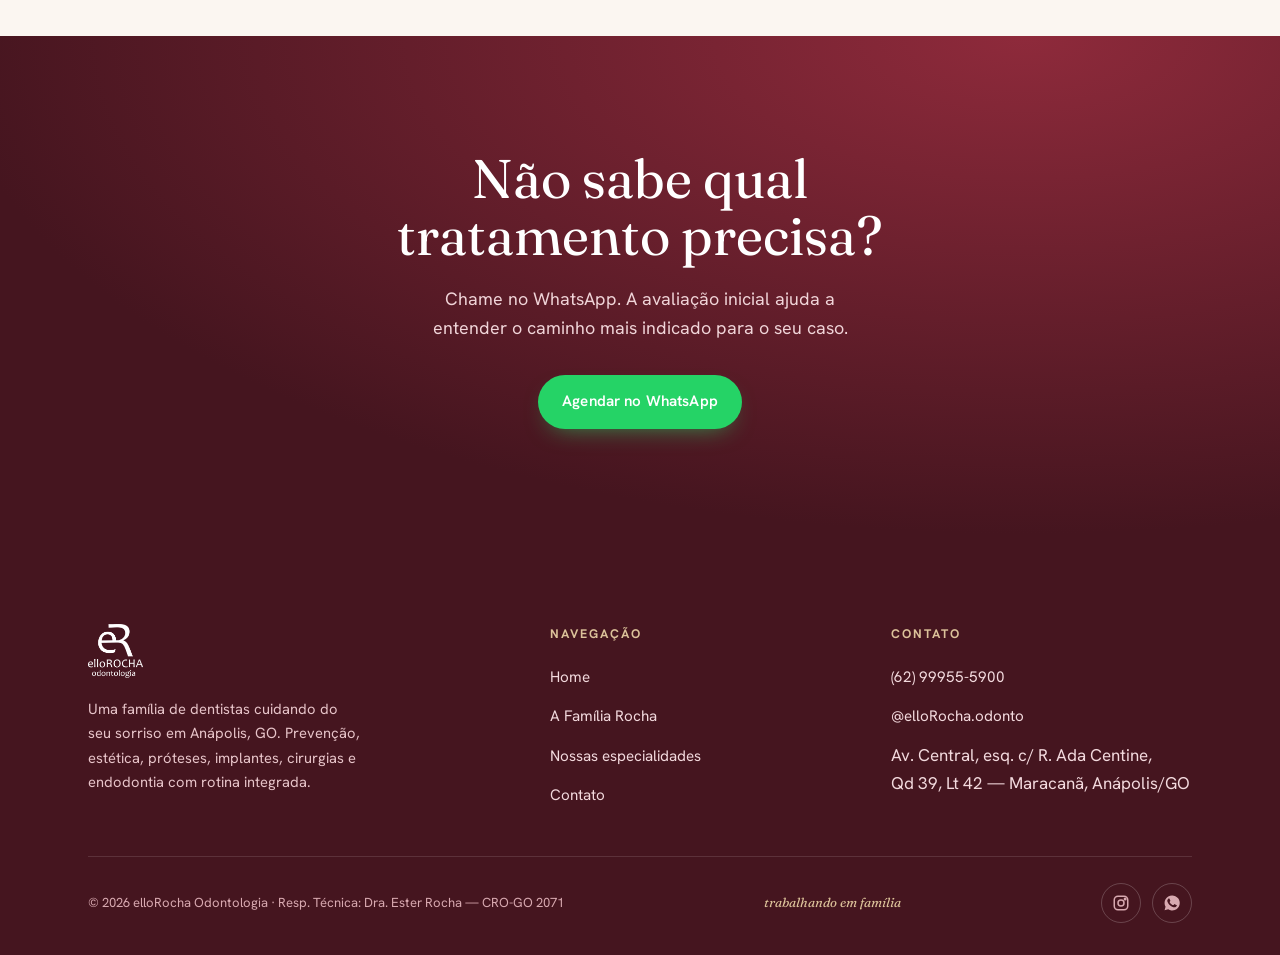
<file: especialidades.html>
<!DOCTYPE html>
<html lang="pt-BR">
<head>
<meta charset="UTF-8">
<meta name="viewport" content="width=device-width, initial-scale=1">
<title>Nossas Especialidades — elloRocha Odontologia | Anápolis, GO</title>
<meta name="description" content="Tratamentos da elloRocha Odontologia em Anápolis: limpeza dental, cáries, clareamento, próteses, implantes, cirurgias, sisos, L-PRF e canal.">
<link rel="canonical" href="https://ellorocha.com.br/especialidades.html">
<meta property="og:type" content="website">
<meta property="og:title" content="Nossas Especialidades — elloRocha Odontologia">
<meta property="og:description" content="Limpeza, cáries, estética, próteses, implantes, cirurgias e canal com a família Rocha em Anápolis.">
<meta property="og:image" content="https://ellorocha.com.br/assets/img/logo-bordo.png">
<link rel="icon" href="assets/img/favicon.svg" type="image/svg+xml">
<link rel="preconnect" href="https://fonts.googleapis.com">
<link rel="preconnect" href="https://fonts.gstatic.com" crossorigin>
<link href="https://fonts.googleapis.com/css2?family=Fraunces:ital,opsz,wght@0,9..144,300..600;1,9..144,300..500&family=Hanken+Grotesk:wght@400;500;600;700&display=swap" rel="stylesheet">
<link rel="stylesheet" href="assets/css/styles.css?v=20260620-2">
</head>
<body>

<header class="nav" id="nav">
  <a class="nav__brand" href="index.html" aria-label="elloRocha — início"><img src="assets/img/logo-bordo.png" alt="elloRocha Odontologia"></a>
  <nav class="nav__links" aria-label="Principal">
    <a href="index.html">Home</a>
    <a href="a-familia.html">A Família</a>
    <a href="especialidades.html" class="active">Nossas Especialidades</a>
    <a href="contato.html">Contato</a>
  </nav>
  <div class="nav__cta">
    <a class="btn btn--wz" href="https://wa.me/5562999555900?text=Ol%C3%A1!%20Gostaria%20de%20agendar%20uma%20avalia%C3%A7%C3%A3o%20na%20elloRocha." target="_blank" rel="noopener">
      <svg viewBox="0 0 24 24" fill="currentColor" aria-hidden="true"><path d="M12 2a10 10 0 0 0-8.6 15l-1.3 4.7 4.8-1.3A10 10 0 1 0 12 2Zm5.8 14.2c-.2.7-1.4 1.3-2 1.4-.5.1-1.2.1-1.9-.1-.4-.1-1-.3-1.8-.6-3-1.3-5-4.4-5.1-4.6-.2-.2-1.3-1.7-1.3-3.2 0-1.5.8-2.3 1.1-2.6.3-.3.6-.4.8-.4h.6c.2 0 .4 0 .6.5l.9 2.1c.1.2.1.4 0 .6l-.4.6-.3.3c-.2.2-.3.4-.1.7.2.3.9 1.4 1.9 2.3 1.3 1.1 2.3 1.5 2.6 1.6.3.1.5.1.7-.1l.9-1.1c.2-.3.4-.2.7-.1l2 1c.3.1.5.2.6.3.1.2.1.7-.1 1.5Z"/></svg>
      Agendar
    </a>
    <button class="nav__burger" aria-label="Abrir menu" aria-expanded="false" aria-controls="nav"><span></span></button>
  </div>
</header>

<main>
<section class="page-hero">
  <span class="monogram-bg" style="top:-4rem;right:-6rem;" aria-hidden="true"></span>
  <div class="container page-hero__grid">
    <div data-reveal>
      <div class="crumbs"><a href="index.html">Início</a> / <span>Nossas especialidades</span></div>
      <span class="eyebrow">Nossas especialidades</span>
      <h1>Do cuidado de rotina<br>à reabilitação do <em>sorriso</em>.</h1>
      <p class="lead">Organizamos os tratamentos por aquilo que você sente ou precisa resolver: prevenção, estética, próteses, implantes, cirurgias e canal.</p>
      <div class="hero__actions">
        <a class="btn btn--wz" href="https://wa.me/5562999555900?text=Ol%C3%A1!%20Gostaria%20de%20agendar%20uma%20avalia%C3%A7%C3%A3o%20na%20elloRocha." target="_blank" rel="noopener">Agendar avaliação</a>
        <a class="btn btn--ghost" href="#lista">Ver tratamentos</a>
      </div>
    </div>
    <div class="specialty-hero-collage" data-reveal data-delay="2">
      <figure><img src="assets/img/tratamento-clinica-geral.webp" alt="Itens de prevenção e limpeza dental"><figcaption>Limpeza</figcaption></figure>
      <figure><img src="assets/img/tratamento-estetica.webp" alt="Sorriso com facetas e estética dental"><figcaption>Estética</figcaption></figure>
      <figure><img src="assets/img/tratamento-implantes.webp" alt="Modelo educativo de implante dentário"><figcaption>Implantes</figcaption></figure>
      <figure><img src="assets/img/tratamento-proteses.webp" alt="Coroas, ponte e próteses dentárias"><figcaption>Próteses</figcaption></figure>
      <figure><img src="assets/img/tratamento-endodontia.webp" alt="Ilustração educativa de tratamento de canal"><figcaption>Canal</figcaption></figure>
    </div>
  </div>
</section>

<section class="section section--nude section--tight" id="lista">
  <div class="container">
    <div class="treatment-jump" data-reveal>
      <a href="#limpeza">Limpeza e cáries</a>
      <a href="#estetica">Estética dental</a>
      <a href="#implantes">Implantes e cirurgias</a>
      <a href="#proteses">Próteses dentárias</a>
      <a href="#endodontia">Endodontia</a>
    </div>
  </div>
</section>

<section class="section specialty-section" id="limpeza">
  <div class="container specialty-section__grid">
    <figure data-reveal><img src="assets/img/tratamento-clinica-geral.webp" alt="Itens de prevenção, limpeza e cuidado odontológico"></figure>
    <div data-reveal data-delay="1">
      <span class="eyebrow">Limpeza, prevenção e cáries</span>
      <h2 class="section-title">O cuidado que evita problemas <em>maiores</em>.</h2>
      <p class="lead">Limpeza dental, avaliação preventiva e tratamento de cáries ajudam a manter a boca saudável antes que dor, fratura ou infecção apareçam.</p>
      <ul class="treatment-list">
        <li>Limpeza dental e profilaxia</li>
        <li>Tratamento de cáries e restaurações</li>
        <li>Avaliação preventiva e retorno periódico</li>
        <li>Orientação de higiene para a rotina de casa</li>
      </ul>
      <a class="btn btn--wz" href="https://wa.me/5562999555900?text=Ol%C3%A1!%20Quero%20agendar%20limpeza%20ou%20avalia%C3%A7%C3%A3o%20na%20elloRocha." target="_blank" rel="noopener">Agendar limpeza</a>
    </div>
  </div>
</section>

<section class="section section--nude specialty-section" id="estetica">
  <div class="container specialty-section__grid specialty-section__grid--reverse">
    <figure data-reveal><img src="assets/img/tratamento-estetica.webp" alt="Sorriso com facetas e estética dental"></figure>
    <div data-reveal data-delay="1">
      <span class="eyebrow">Estética dental</span>
      <h2 class="section-title">Um sorriso bonito sem perder a <em>naturalidade</em>.</h2>
      <p class="lead">O objetivo é melhorar cor, forma e harmonia do sorriso com planejamento, indicação correta e um resultado que combine com o seu rosto.</p>
      <ul class="treatment-list">
        <li>Clareamento dental supervisionado</li>
        <li>Facetas e lentes de contato dental</li>
        <li>Planejamento do sorriso</li>
        <li>Troca de restaurações aparentes quando indicado</li>
      </ul>
      <a class="btn btn--wz" href="https://wa.me/5562999555900?text=Ol%C3%A1!%20Tenho%20interesse%20em%20est%C3%A9tica%20dental%20na%20elloRocha." target="_blank" rel="noopener">Avaliar meu sorriso</a>
    </div>
  </div>
</section>

<section class="section specialty-section" id="implantes">
  <div class="container specialty-section__grid">
    <figure data-reveal><img src="assets/img/tratamento-implantes.webp" alt="Modelo educativo de implante dentário"></figure>
    <div data-reveal data-delay="1">
      <span class="eyebrow">Implantes e cirurgias</span>
      <h2 class="section-title">Quando falta dente, planejamento vem <em>antes</em>.</h2>
      <p class="lead">Implantes, extrações, sisos e cirurgias são avaliados com cuidado para devolver função, mastigação e segurança sem pular etapas importantes.</p>
      <ul class="treatment-list">
        <li>Implantes unitários e planejamento de reabilitação</li>
        <li>Extrações e cirurgia de sisos</li>
        <li>Enxertos ósseos quando há perda de estrutura</li>
        <li>L-PRF como apoio à cicatrização em casos indicados</li>
      </ul>
      <a class="btn btn--wz" href="https://wa.me/5562999555900?text=Ol%C3%A1!%20Tenho%20interesse%20em%20implantes%20ou%20cirurgia%20na%20elloRocha." target="_blank" rel="noopener">Avaliar meu caso</a>
    </div>
  </div>
</section>

<section class="section section--nude specialty-section" id="proteses">
  <div class="container specialty-section__grid specialty-section__grid--reverse">
    <figure data-reveal><img src="assets/img/tratamento-proteses.webp" alt="Coroas, ponte e próteses dentárias sem implante"></figure>
    <div data-reveal data-delay="1">
      <span class="eyebrow">Próteses dentárias</span>
      <h2 class="section-title">Recuperar dentes também é recuperar <em>conforto</em>.</h2>
      <p class="lead">Próteses podem devolver forma, função e estética quando há dentes quebrados, ausentes ou enfraquecidos, inclusive em casos em que ainda existe raiz aproveitável.</p>
      <ul class="treatment-list">
        <li>Coroas dentárias e próteses fixas</li>
        <li>Próteses removíveis quando essa for a melhor indicação</li>
        <li>Pino/núcleo intrarradicular com coroa para dentes com raiz preservada</li>
        <li>Prótese sobre implante quando o planejamento indicar implante</li>
      </ul>
      <a class="btn btn--wz" href="https://wa.me/5562999555900?text=Ol%C3%A1!%20Quero%20avaliar%20uma%20pr%C3%B3tese%20dent%C3%A1ria%20na%20elloRocha." target="_blank" rel="noopener">Avaliar prótese</a>
    </div>
  </div>
</section>

<section class="section specialty-section" id="endodontia">
  <div class="container specialty-section__grid">
    <figure data-reveal><img src="assets/img/tratamento-endodontia.webp" alt="Ilustração educativa de tratamento de canal"></figure>
    <div data-reveal data-delay="1">
      <span class="eyebrow">Endodontia</span>
      <h2 class="section-title">Tratamento de canal para preservar seu <em>dente</em>.</h2>
      <p class="lead">Quando existe dor, sensibilidade forte, infecção ou cárie profunda, o canal pode aliviar o incômodo e manter o dente natural em boca.</p>
      <ul class="treatment-list">
        <li>Avaliação de dor de dente e sensibilidade</li>
        <li>Tratamento de canal</li>
        <li>Controle de infecções de origem dental</li>
        <li>Acompanhamento para preservar o dente natural</li>
      </ul>
      <a class="btn btn--wz" href="https://wa.me/5562999555900?text=Ol%C3%A1!%20Quero%20avaliar%20tratamento%20de%20canal%20na%20elloRocha." target="_blank" rel="noopener">Quero avaliação</a>
    </div>
  </div>
</section>

<section class="section cta-band dark">
  <div class="container" data-reveal>
    <h2>Não sabe qual tratamento precisa?</h2>
    <p class="lead" style="margin:0 auto;color:#f0d4d8">Chame no WhatsApp. A avaliação inicial ajuda a entender o caminho mais indicado para o seu caso.</p>
    <div class="actions"><a class="btn btn--wz" href="https://wa.me/5562999555900?text=Ol%C3%A1!%20Gostaria%20de%20agendar%20uma%20avalia%C3%A7%C3%A3o%20na%20elloRocha." target="_blank" rel="noopener">Agendar no WhatsApp</a></div>
  </div>
</section>
</main>

<footer class="footer">
  <div class="container">
    <div class="footer__top">
      <div><img src="assets/img/logo-branco.png" alt="elloRocha Odontologia"><p>Uma família de dentistas cuidando do seu sorriso em Anápolis, GO. Prevenção, estética, próteses, implantes, cirurgias e endodontia com rotina integrada.</p></div>
      <div><h4>Navegação</h4><ul><li><a href="index.html">Home</a></li><li><a href="a-familia.html">A Família Rocha</a></li><li><a href="especialidades.html">Nossas especialidades</a></li><li><a href="contato.html">Contato</a></li></ul></div>
      <div><h4>Contato</h4><ul><li><a href="https://wa.me/5562999555900" target="_blank" rel="noopener">(62) 99955-5900</a></li><li><a href="https://instagram.com/elloRocha.odonto" target="_blank" rel="noopener">@elloRocha.odonto</a></li><li><span>Av. Central, esq. c/ R. Ada Centine,<br>Qd 39, Lt 42 — Maracanã, Anápolis/GO</span></li></ul></div>
    </div>
    <div class="footer__bottom">
      <span>© <span data-year>2026</span> elloRocha Odontologia · Resp. Técnica: Dra. Ester Rocha — CRO-GO 2071</span>
      <span class="tag">trabalhando em família</span>
      <div class="footer__social">
        <a href="https://instagram.com/elloRocha.odonto" target="_blank" rel="noopener" aria-label="Instagram"><svg viewBox="0 0 24 24" fill="none" stroke="currentColor" stroke-width="2"><rect x="3" y="3" width="18" height="18" rx="5"/><circle cx="12" cy="12" r="4"/><circle cx="17.5" cy="6.5" r="1" fill="currentColor"/></svg></a>
        <a href="https://wa.me/5562999555900" target="_blank" rel="noopener" aria-label="WhatsApp"><svg viewBox="0 0 24 24" fill="currentColor"><path d="M12 2a10 10 0 0 0-8.6 15l-1.3 4.7 4.8-1.3A10 10 0 1 0 12 2Zm5.8 14.2c-.2.7-1.4 1.3-2 1.4-.5.1-1.2.1-1.9-.1-.4-.1-1-.3-1.8-.6-3-1.3-5-4.4-5.1-4.6-.2-.2-1.3-1.7-1.3-3.2 0-1.5.8-2.3 1.1-2.6.3-.3.6-.4.8-.4h.6c.2 0 .4 0 .6.5l.9 2.1c.1.2.1.4 0 .6l-.4.6-.3.3c-.2.2-.3.4-.1.7.2.3.9 1.4 1.9 2.3 1.3 1.1 2.3 1.5 2.6 1.6.3.1.5.1.7-.1l.9-1.1c.2-.3.4-.2.7-.1l2 1c.3.1.5.2.6.3.1.2.1.7-.1 1.5Z"/></svg></a>
      </div>
    </div>
  </div>
</footer>

<a class="wz-float" href="https://wa.me/5562999555900?text=Ol%C3%A1!%20Gostaria%20de%20agendar%20uma%20avalia%C3%A7%C3%A3o%20na%20elloRocha." target="_blank" rel="noopener" aria-label="Falar no WhatsApp"><svg viewBox="0 0 24 24" fill="currentColor"><path d="M12 2a10 10 0 0 0-8.6 15l-1.3 4.7 4.8-1.3A10 10 0 1 0 12 2Zm5.8 14.2c-.2.7-1.4 1.3-2 1.4-.5.1-1.2.1-1.9-.1-.4-.1-1-.3-1.8-.6-3-1.3-5-4.4-5.1-4.6-.2-.2-1.3-1.7-1.3-3.2 0-1.5.8-2.3 1.1-2.6.3-.3.6-.4.8-.4h.6c.2 0 .4 0 .6.5l.9 2.1c.1.2.1.4 0 .6l-.4.6-.3.3c-.2.2-.3.4-.1.7.2.3.9 1.4 1.9 2.3 1.3 1.1 2.3 1.5 2.6 1.6.3.1.5.1.7-.1l.9-1.1c.2-.3.4-.2.7-.1l2 1c.3.1.5.2.6.3.1.2.1.7-.1 1.5Z"/></svg></a>

<script src="assets/js/main.js"></script>
</body>
</html>
</file>
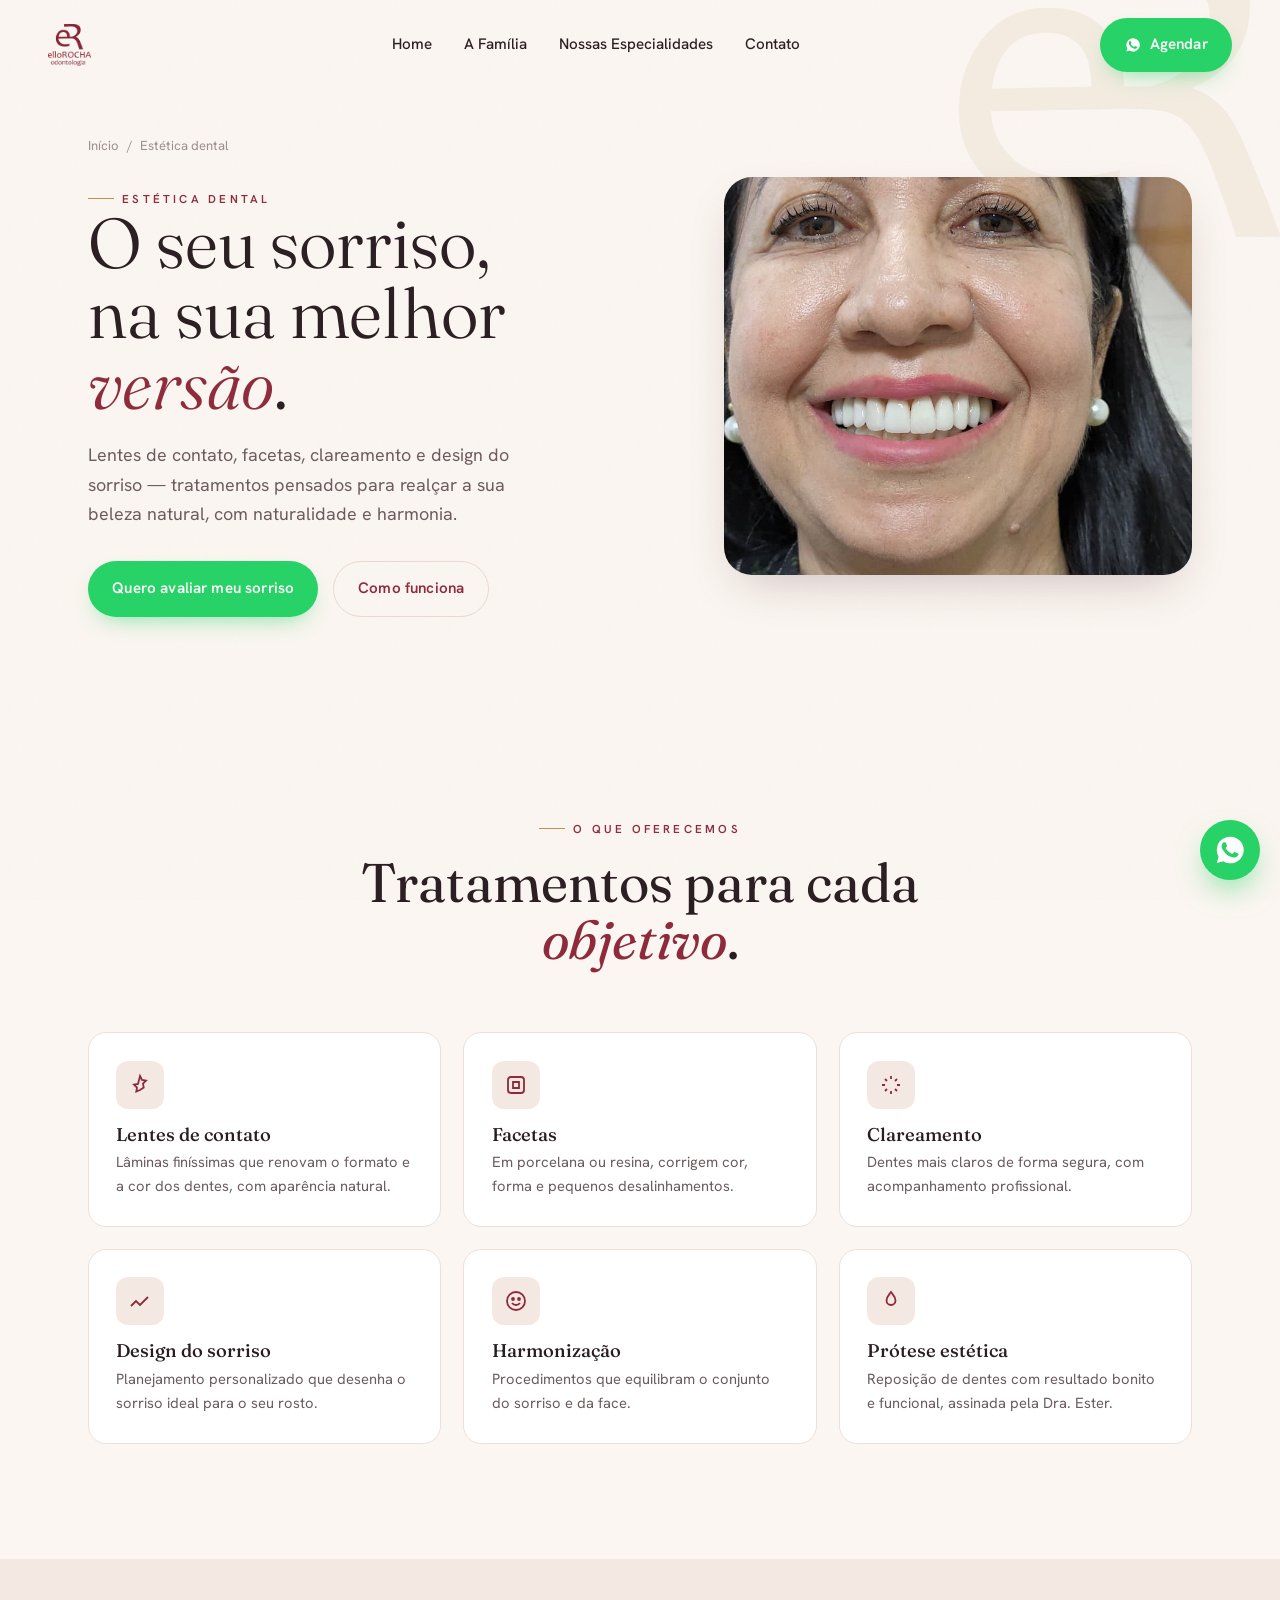
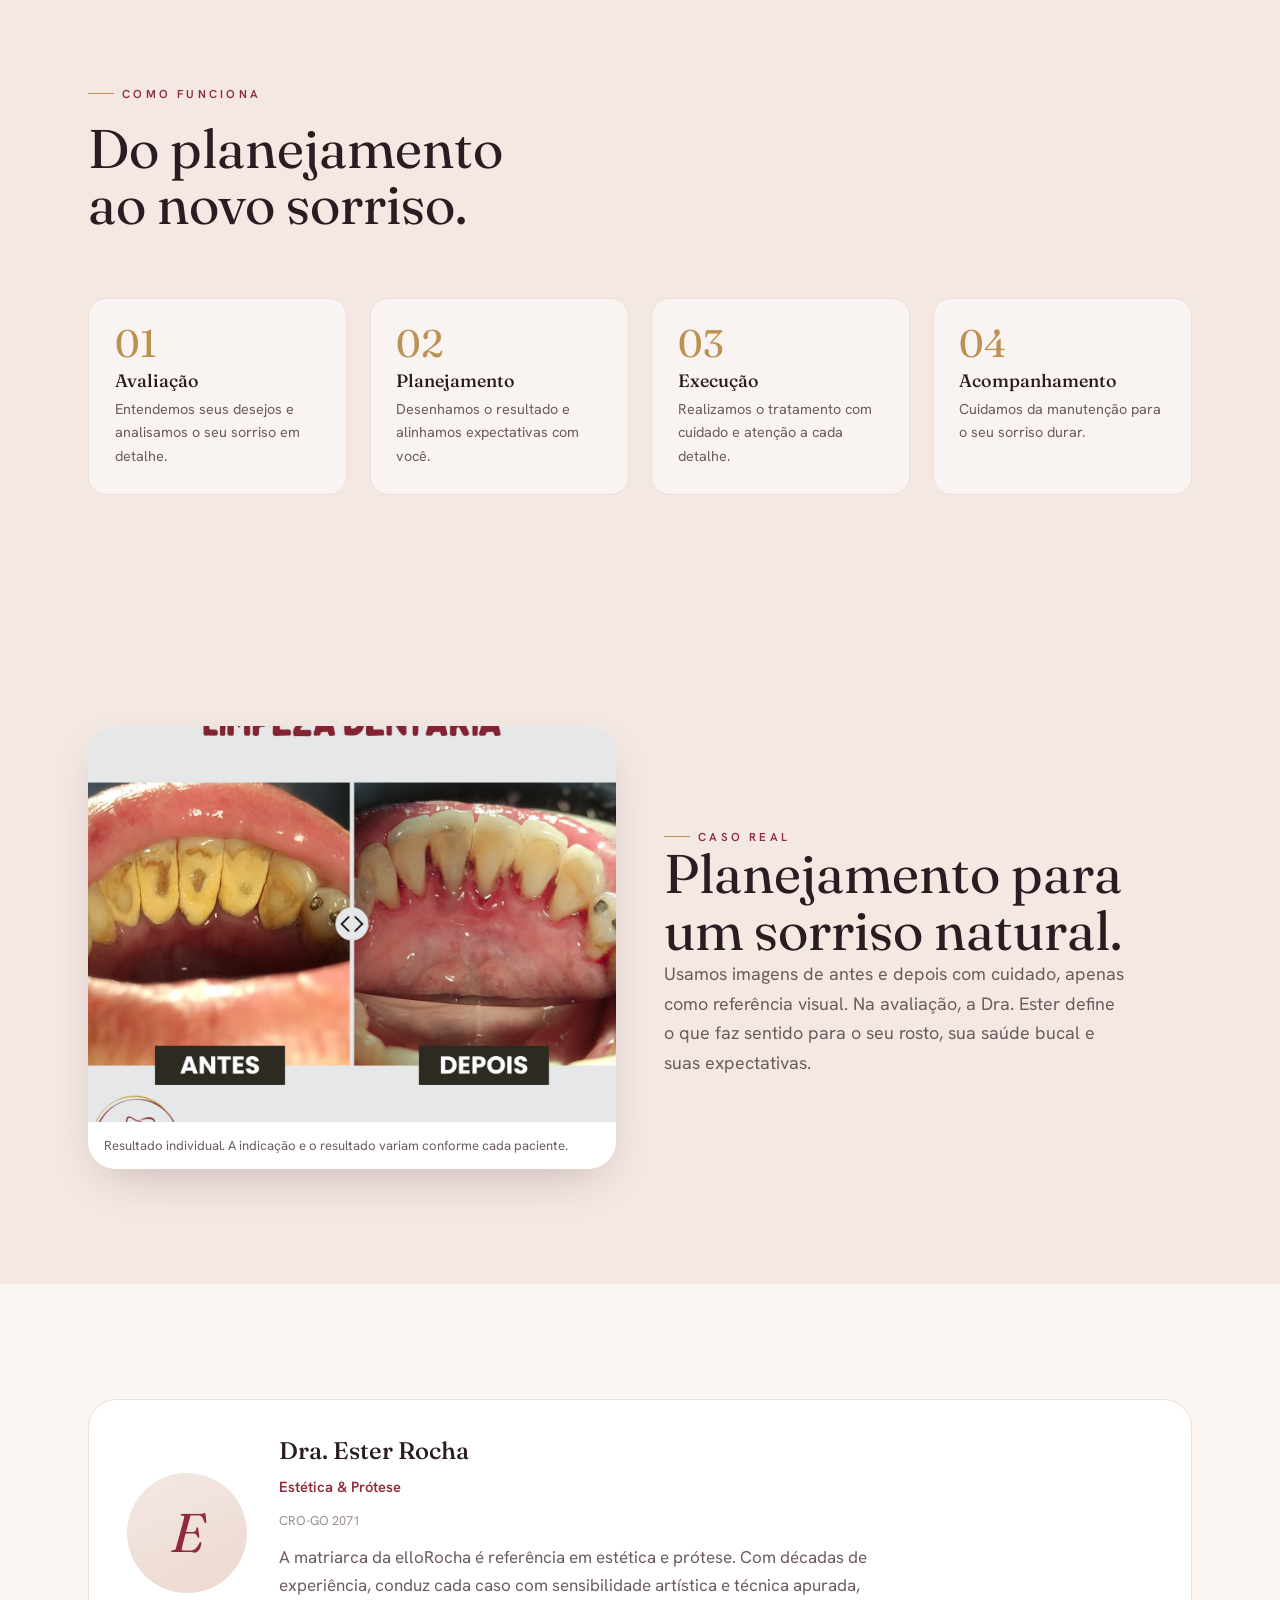
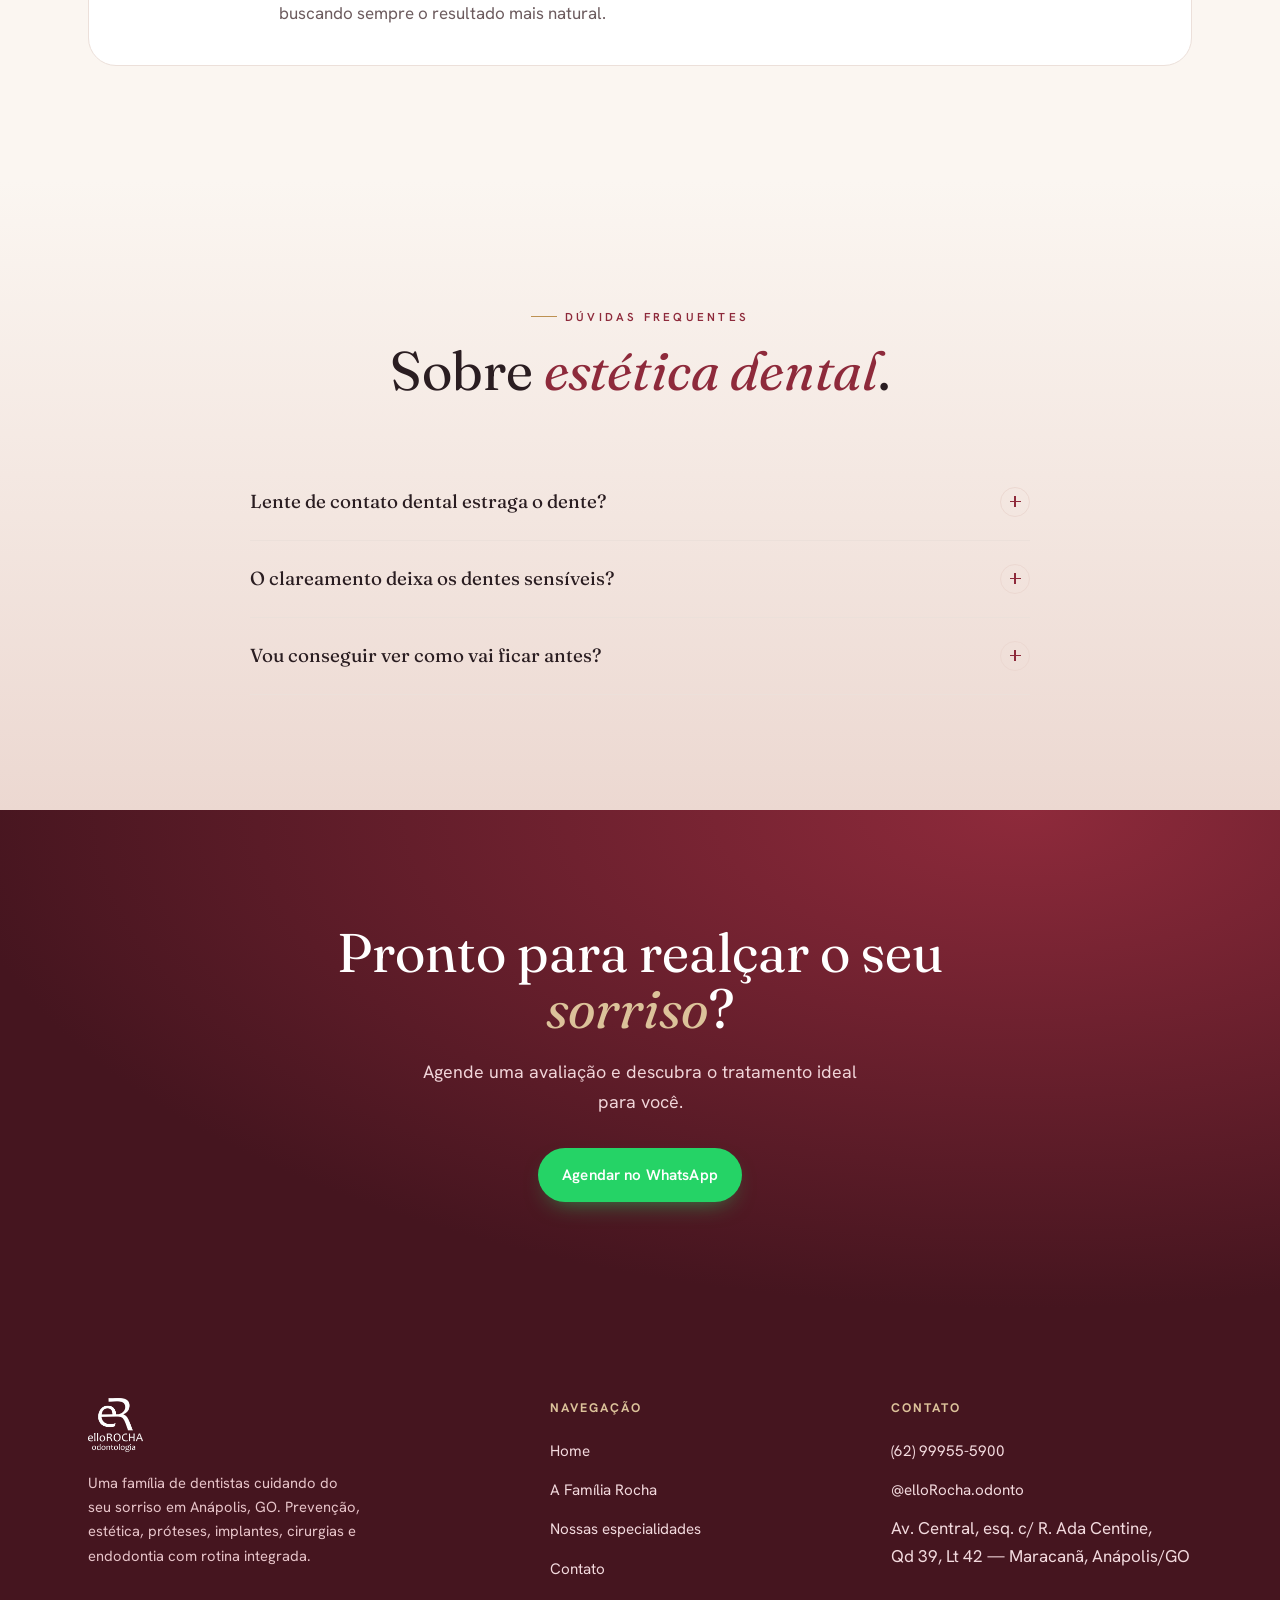
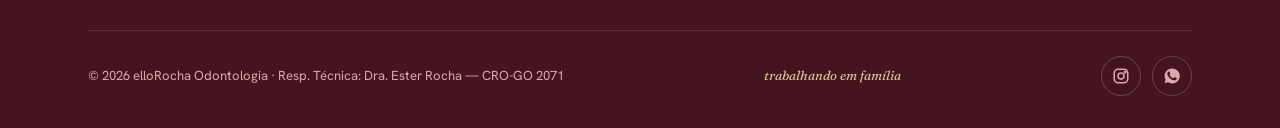
<file: estetica.html>
﻿<!DOCTYPE html>
<html lang="pt-BR">
<head>
<meta charset="UTF-8">
<meta name="viewport" content="width=device-width, initial-scale=1">
<title>Estética Dental em Anápolis — elloRocha Odontologia</title>
<meta name="description" content="Lentes de contato, facetas, clareamento e design do sorriso em Anápolis. Estética dental com a Dra. Ester Rocha na elloRocha Odontologia.">
<meta name="robots" content="noindex,follow">
<link rel="canonical" href="https://ellorocha.com.br/estetica.html">
<meta property="og:type" content="website">
<meta property="og:title" content="Estética Dental — elloRocha Odontologia">
<meta property="og:description" content="Realce sua beleza natural com estética dental em Anápolis. Lentes, facetas e clareamento.">
<meta property="og:image" content="https://ellorocha.com.br/assets/img/logo-bordo.png">
<link rel="icon" href="assets/img/favicon.svg" type="image/svg+xml">
<link rel="preconnect" href="https://fonts.googleapis.com">
<link rel="preconnect" href="https://fonts.gstatic.com" crossorigin>
<link href="https://fonts.googleapis.com/css2?family=Fraunces:ital,opsz,wght@0,9..144,300..600;1,9..144,300..500&family=Hanken+Grotesk:wght@400;500;600;700&display=swap" rel="stylesheet">
<link rel="stylesheet" href="assets/css/styles.css?v=20260620-2">
</head>
<body>

<header class="nav" id="nav">
  <a class="nav__brand" href="index.html" aria-label="elloRocha — início"><img src="assets/img/logo-bordo.png" alt="elloRocha Odontologia"></a>
  <nav class="nav__links" aria-label="Principal">
    <a href="index.html">Home</a>
    <a href="a-familia.html">A Família</a>
    <a href="especialidades.html">Nossas Especialidades</a>
    <a href="contato.html">Contato</a>
  </nav>
  <div class="nav__cta">
    <a class="btn btn--wz" href="https://wa.me/5562999555900?text=Ol%C3%A1!%20Tenho%20interesse%20em%20est%C3%A9tica%20dental%20na%20elloRocha." target="_blank" rel="noopener">
      <svg viewBox="0 0 24 24" fill="currentColor" aria-hidden="true"><path d="M12 2a10 10 0 0 0-8.6 15l-1.3 4.7 4.8-1.3A10 10 0 1 0 12 2Zm5.8 14.2c-.2.7-1.4 1.3-2 1.4-.5.1-1.2.1-1.9-.1-.4-.1-1-.3-1.8-.6-3-1.3-5-4.4-5.1-4.6-.2-.2-1.3-1.7-1.3-3.2 0-1.5.8-2.3 1.1-2.6.3-.3.6-.4.8-.4h.6c.2 0 .4 0 .6.5l.9 2.1c.1.2.1.4 0 .6l-.4.6-.3.3c-.2.2-.3.4-.1.7.2.3.9 1.4 1.9 2.3 1.3 1.1 2.3 1.5 2.6 1.6.3.1.5.1.7-.1l.9-1.1c.2-.3.4-.2.7-.1l2 1c.3.1.5.2.6.3.1.2.1.7-.1 1.5Z"/></svg>
      Agendar
    </a>
    <button class="nav__burger" aria-label="Abrir menu" aria-expanded="false" aria-controls="nav"><span></span></button>
  </div>
</header>

<main>
<section class="page-hero">
  <span class="monogram-bg" style="top:-4rem;right:-6rem;" aria-hidden="true"></span>
  <div class="container page-hero__grid">
    <div data-reveal>
      <div class="crumbs"><a href="index.html">Início</a> / <span>Estética dental</span></div>
      <span class="eyebrow">Estética dental</span>
      <h1>O seu sorriso,<br>na sua melhor <em>versão</em>.</h1>
      <p class="lead">Lentes de contato, facetas, clareamento e design do sorriso — tratamentos pensados para realçar a sua beleza natural, com naturalidade e harmonia.</p>
      <div class="hero__actions">
        <a class="btn btn--wz" href="https://wa.me/5562999555900?text=Ol%C3%A1!%20Tenho%20interesse%20em%20est%C3%A9tica%20dental%20na%20elloRocha." target="_blank" rel="noopener">Quero avaliar meu sorriso</a>
        <a class="btn btn--ghost" href="#como">Como funciona</a>
      </div>
    </div>
    <div class="page-hero__media" data-reveal data-delay="2"><img src="assets/img/sorriso-1.jpg" alt="Sorriso em planejamento estético na elloRocha"></div>
  </div>
</section>

<section class="section">
  <div class="container">
    <div class="head head--center" data-reveal>
      <span class="eyebrow">O que oferecemos</span>
      <h2 class="section-title">Tratamentos para cada <em>objetivo</em>.</h2>
    </div>
    <div class="benefit-grid">
      <div class="benefit" data-reveal data-delay="1"><div class="ic"><svg viewBox="0 0 24 24" fill="none" stroke="currentColor" stroke-width="1.8"><path d="M12 3l2 4 4 .6-3 3 .7 4L12 17l-3.7 1.6.7-4-3-3 4-.6Z"/></svg></div><h3>Lentes de contato</h3><p>Lâminas finíssimas que renovam o formato e a cor dos dentes, com aparência natural.</p></div>
      <div class="benefit" data-reveal data-delay="2"><div class="ic"><svg viewBox="0 0 24 24" fill="none" stroke="currentColor" stroke-width="1.8"><rect x="4" y="4" width="16" height="16" rx="3"/><path d="M9 9h6v6H9z"/></svg></div><h3>Facetas</h3><p>Em porcelana ou resina, corrigem cor, forma e pequenos desalinhamentos.</p></div>
      <div class="benefit" data-reveal data-delay="3"><div class="ic"><svg viewBox="0 0 24 24" fill="none" stroke="currentColor" stroke-width="1.8"><path d="M12 3v3M12 18v3M3 12h3M18 12h3M6 6l2 2M16 16l2 2M18 6l-2 2M8 16l-2 2"/></svg></div><h3>Clareamento</h3><p>Dentes mais claros de forma segura, com acompanhamento profissional.</p></div>
      <div class="benefit" data-reveal data-delay="1"><div class="ic"><svg viewBox="0 0 24 24" fill="none" stroke="currentColor" stroke-width="1.8"><path d="M3 17l5-5 4 4 8-8"/></svg></div><h3>Design do sorriso</h3><p>Planejamento personalizado que desenha o sorriso ideal para o seu rosto.</p></div>
      <div class="benefit" data-reveal data-delay="2"><div class="ic"><svg viewBox="0 0 24 24" fill="none" stroke="currentColor" stroke-width="1.8"><circle cx="12" cy="12" r="9"/><path d="M8 14s1.5 2 4 2 4-2 4-2"/><circle cx="9" cy="10" r="1" fill="currentColor"/><circle cx="15" cy="10" r="1" fill="currentColor"/></svg></div><h3>Harmonização</h3><p>Procedimentos que equilibram o conjunto do sorriso e da face.</p></div>
      <div class="benefit" data-reveal data-delay="3"><div class="ic"><svg viewBox="0 0 24 24" fill="none" stroke="currentColor" stroke-width="1.8"><path d="M12 3c2.2 3 4.5 4.8 4.5 8.5a4.5 4.5 0 0 1-9 0C7.5 7.8 9.8 6 12 3Z"/></svg></div><h3>Prótese estética</h3><p>Reposição de dentes com resultado bonito e funcional, assinada pela Dra. Ester.</p></div>
    </div>
  </div>
</section>

<section class="section section--nude" id="como">
  <div class="container">
    <div class="head" data-reveal>
      <span class="eyebrow">Como funciona</span>
      <h2 class="section-title">Do planejamento<br>ao novo sorriso.</h2>
    </div>
    <div class="steps">
      <div class="step" data-reveal data-delay="1"><div class="step__n"></div><h3>Avaliação</h3><p>Entendemos seus desejos e analisamos o seu sorriso em detalhe.</p></div>
      <div class="step" data-reveal data-delay="2"><div class="step__n"></div><h3>Planejamento</h3><p>Desenhamos o resultado e alinhamos expectativas com você.</p></div>
      <div class="step" data-reveal data-delay="3"><div class="step__n"></div><h3>Execução</h3><p>Realizamos o tratamento com cuidado e atenção a cada detalhe.</p></div>
      <div class="step" data-reveal data-delay="4"><div class="step__n"></div><h3>Acompanhamento</h3><p>Cuidamos da manutenção para o seu sorriso durar.</p></div>
    </div>
  </div>
</section>

<section class="section section--nude visual-proof">
  <div class="container visual-proof__grid">
    <figure data-reveal><img src="assets/img/antes-depois-1.jpeg" alt="Antes e depois de estética dental"><figcaption>Resultado individual. A indicação e o resultado variam conforme cada paciente.</figcaption></figure>
    <div data-reveal data-delay="1">
      <span class="eyebrow">Caso real</span>
      <h2 class="section-title">Planejamento para um sorriso natural.</h2>
      <p class="lead">Usamos imagens de antes e depois com cuidado, apenas como referência visual. Na avaliação, a Dra. Ester define o que faz sentido para o seu rosto, sua saúde bucal e suas expectativas.</p>
    </div>
  </div>
</section>

<section class="section">
  <div class="container">
    <div class="resp" data-reveal>
      <div class="resp__mono">E</div>
      <div>
        <h3>Dra. Ester Rocha</h3>
        <p class="role">Estética &amp; Prótese</p>
        <p class="cro">CRO-GO 2071</p>
        <p>A matriarca da elloRocha é referência em estética e prótese. Com décadas de experiência, conduz cada caso com sensibilidade artística e técnica apurada, buscando sempre o resultado mais natural.</p>
      </div>
    </div>
  </div>
</section>

<section class="section section--blush">
  <div class="container">
    <div class="head head--center" data-reveal><span class="eyebrow">Dúvidas frequentes</span><h2 class="section-title">Sobre <em>estética dental</em>.</h2></div>
    <div class="faq">
      <div class="faq__item" data-reveal><button class="faq__q" aria-expanded="false"><span>Lente de contato dental estraga o dente?</span><span class="ic"></span></button><div class="faq__a"><p>Quando bem indicada e executada, o desgaste é mínimo ou inexistente. Na avaliação, explicamos a melhor opção para o seu caso, sempre priorizando a saúde do seu dente.</p></div></div>
      <div class="faq__item" data-reveal><button class="faq__q" aria-expanded="false"><span>O clareamento deixa os dentes sensíveis?</span><span class="ic"></span></button><div class="faq__a"><p>Pode haver sensibilidade temporária em alguns casos. Por isso o acompanhamento profissional é importante: ajustamos o protocolo para o seu conforto.</p></div></div>
      <div class="faq__item" data-reveal><button class="faq__q" aria-expanded="false"><span>Vou conseguir ver como vai ficar antes?</span><span class="ic"></span></button><div class="faq__a"><p>Sim. No design do sorriso planejamos o resultado junto com você, alinhando expectativas antes de iniciar o tratamento.</p></div></div>
    </div>
  </div>
</section>

<section class="section cta-band dark">
  <div class="container" data-reveal>
    <h2>Pronto para realçar o seu <em>sorriso</em>?</h2>
    <p class="lead" style="margin:0 auto;color:#f0d4d8">Agende uma avaliação e descubra o tratamento ideal para você.</p>
    <div class="actions"><a class="btn btn--wz" href="https://wa.me/5562999555900?text=Ol%C3%A1!%20Tenho%20interesse%20em%20est%C3%A9tica%20dental%20na%20elloRocha." target="_blank" rel="noopener">Agendar no WhatsApp</a></div>
  </div>
</section>
</main>

<footer class="footer">
  <div class="container">
    <div class="footer__top">
      <div><img src="assets/img/logo-branco.png" alt="elloRocha Odontologia"><p>Uma família de dentistas cuidando do seu sorriso em Anápolis, GO. Prevenção, estética, próteses, implantes, cirurgias e endodontia com rotina integrada.</p></div>
      <div><h4>Navegação</h4><ul><li><a href="index.html">Home</a></li><li><a href="a-familia.html">A Família Rocha</a></li><li><a href="especialidades.html">Nossas especialidades</a></li><li><a href="contato.html">Contato</a></li></ul></div>
      <div><h4>Contato</h4><ul><li><a href="https://wa.me/5562999555900" target="_blank" rel="noopener">(62) 99955-5900</a></li><li><a href="https://instagram.com/elloRocha.odonto" target="_blank" rel="noopener">@elloRocha.odonto</a></li><li><span>Av. Central, esq. c/ R. Ada Centine,<br>Qd 39, Lt 42 — Maracanã, Anápolis/GO</span></li></ul></div>
    </div>
    <div class="footer__bottom">
      <span>© <span data-year>2026</span> elloRocha Odontologia · Resp. Técnica: Dra. Ester Rocha — CRO-GO 2071</span>
      <span class="tag">trabalhando em família</span>
      <div class="footer__social">
        <a href="https://instagram.com/elloRocha.odonto" target="_blank" rel="noopener" aria-label="Instagram"><svg viewBox="0 0 24 24" fill="none" stroke="currentColor" stroke-width="2"><rect x="3" y="3" width="18" height="18" rx="5"/><circle cx="12" cy="12" r="4"/><circle cx="17.5" cy="6.5" r="1" fill="currentColor"/></svg></a>
        <a href="https://wa.me/5562999555900" target="_blank" rel="noopener" aria-label="WhatsApp"><svg viewBox="0 0 24 24" fill="currentColor"><path d="M12 2a10 10 0 0 0-8.6 15l-1.3 4.7 4.8-1.3A10 10 0 1 0 12 2Zm5.8 14.2c-.2.7-1.4 1.3-2 1.4-.5.1-1.2.1-1.9-.1-.4-.1-1-.3-1.8-.6-3-1.3-5-4.4-5.1-4.6-.2-.2-1.3-1.7-1.3-3.2 0-1.5.8-2.3 1.1-2.6.3-.3.6-.4.8-.4h.6c.2 0 .4 0 .6.5l.9 2.1c.1.2.1.4 0 .6l-.4.6-.3.3c-.2.2-.3.4-.1.7.2.3.9 1.4 1.9 2.3 1.3 1.1 2.3 1.5 2.6 1.6.3.1.5.1.7-.1l.9-1.1c.2-.3.4-.2.7-.1l2 1c.3.1.5.2.6.3.1.2.1.7-.1 1.5Z"/></svg></a>
      </div>
    </div>
  </div>
</footer>

<a class="wz-float" href="https://wa.me/5562999555900?text=Ol%C3%A1!%20Tenho%20interesse%20em%20est%C3%A9tica%20dental%20na%20elloRocha." target="_blank" rel="noopener" aria-label="Falar no WhatsApp"><svg viewBox="0 0 24 24" fill="currentColor"><path d="M12 2a10 10 0 0 0-8.6 15l-1.3 4.7 4.8-1.3A10 10 0 1 0 12 2Zm5.8 14.2c-.2.7-1.4 1.3-2 1.4-.5.1-1.2.1-1.9-.1-.4-.1-1-.3-1.8-.6-3-1.3-5-4.4-5.1-4.6-.2-.2-1.3-1.7-1.3-3.2 0-1.5.8-2.3 1.1-2.6.3-.3.6-.4.8-.4h.6c.2 0 .4 0 .6.5l.9 2.1c.1.2.1.4 0 .6l-.4.6-.3.3c-.2.2-.3.4-.1.7.2.3.9 1.4 1.9 2.3 1.3 1.1 2.3 1.5 2.6 1.6.3.1.5.1.7-.1l.9-1.1c.2-.3.4-.2.7-.1l2 1c.3.1.5.2.6.3.1.2.1.7-.1 1.5Z"/></svg></a>

<script src="assets/js/main.js"></script>
</body>
</html>
</file>
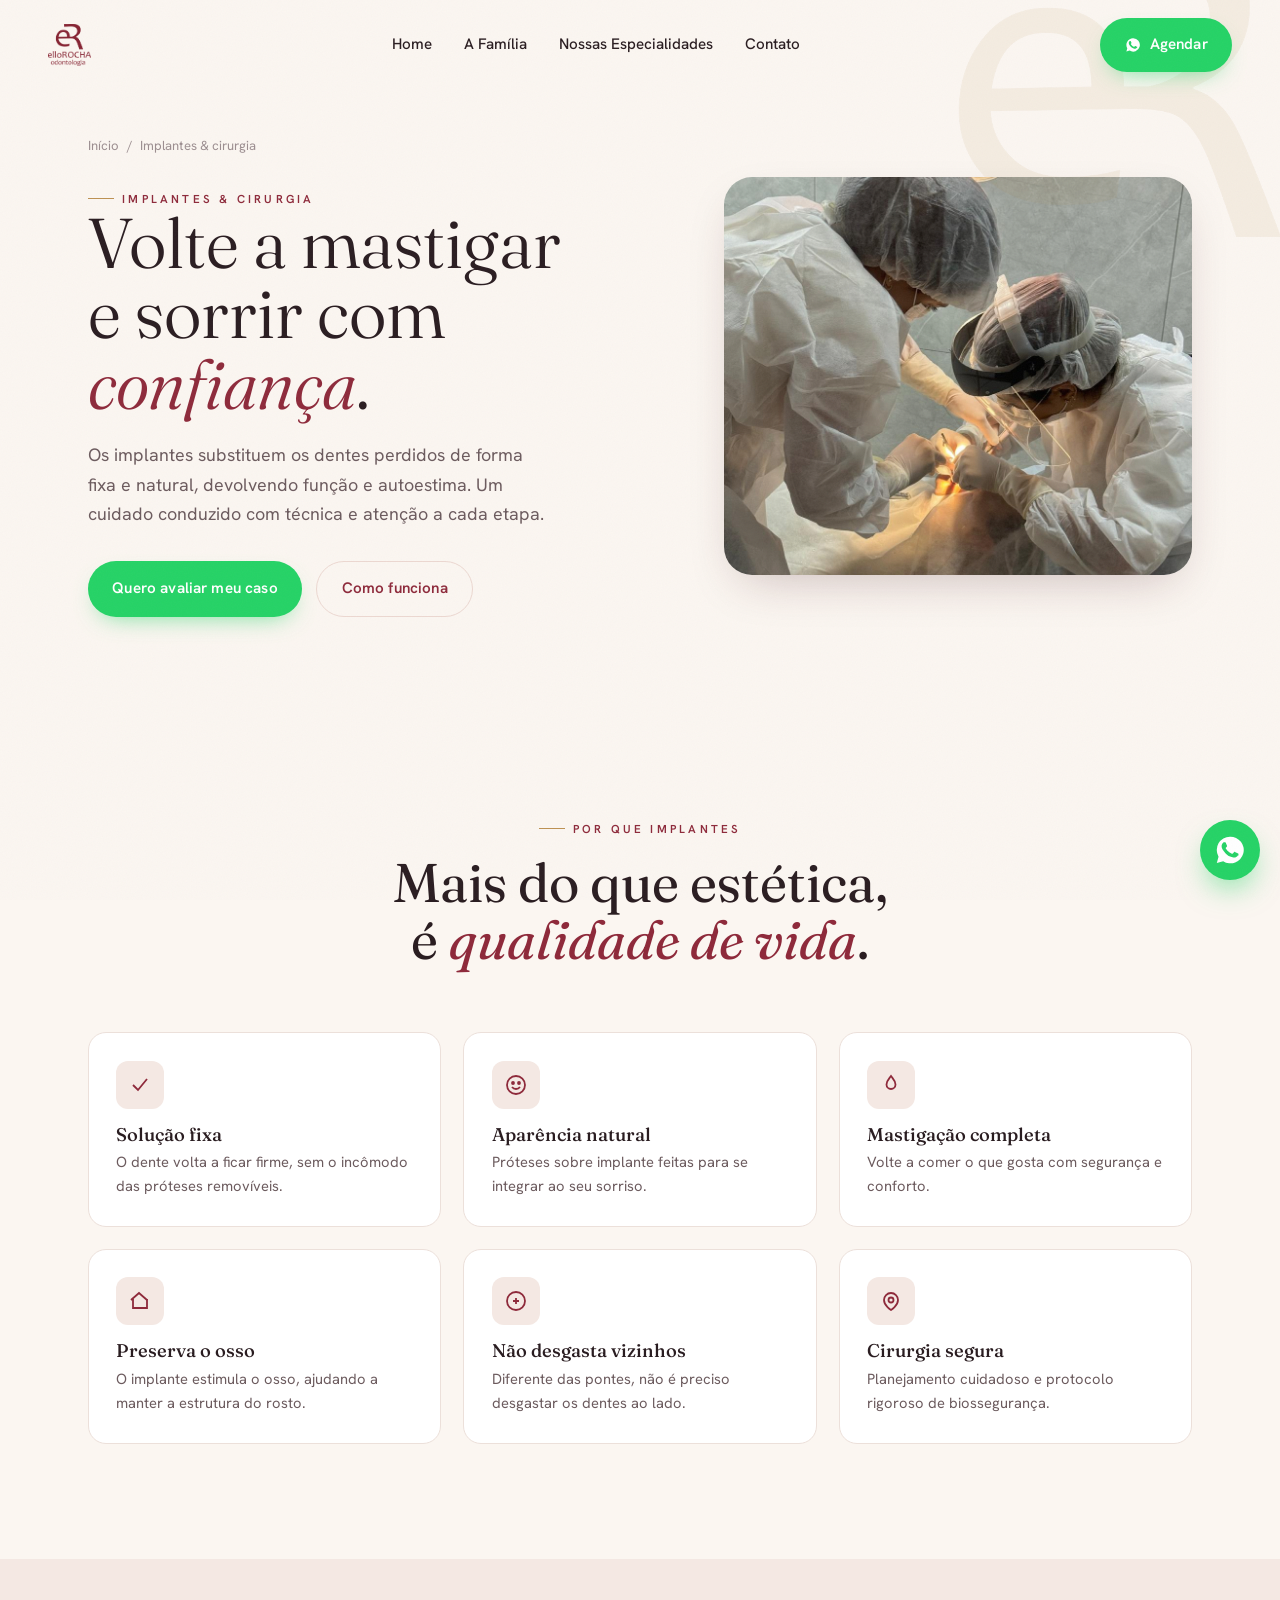
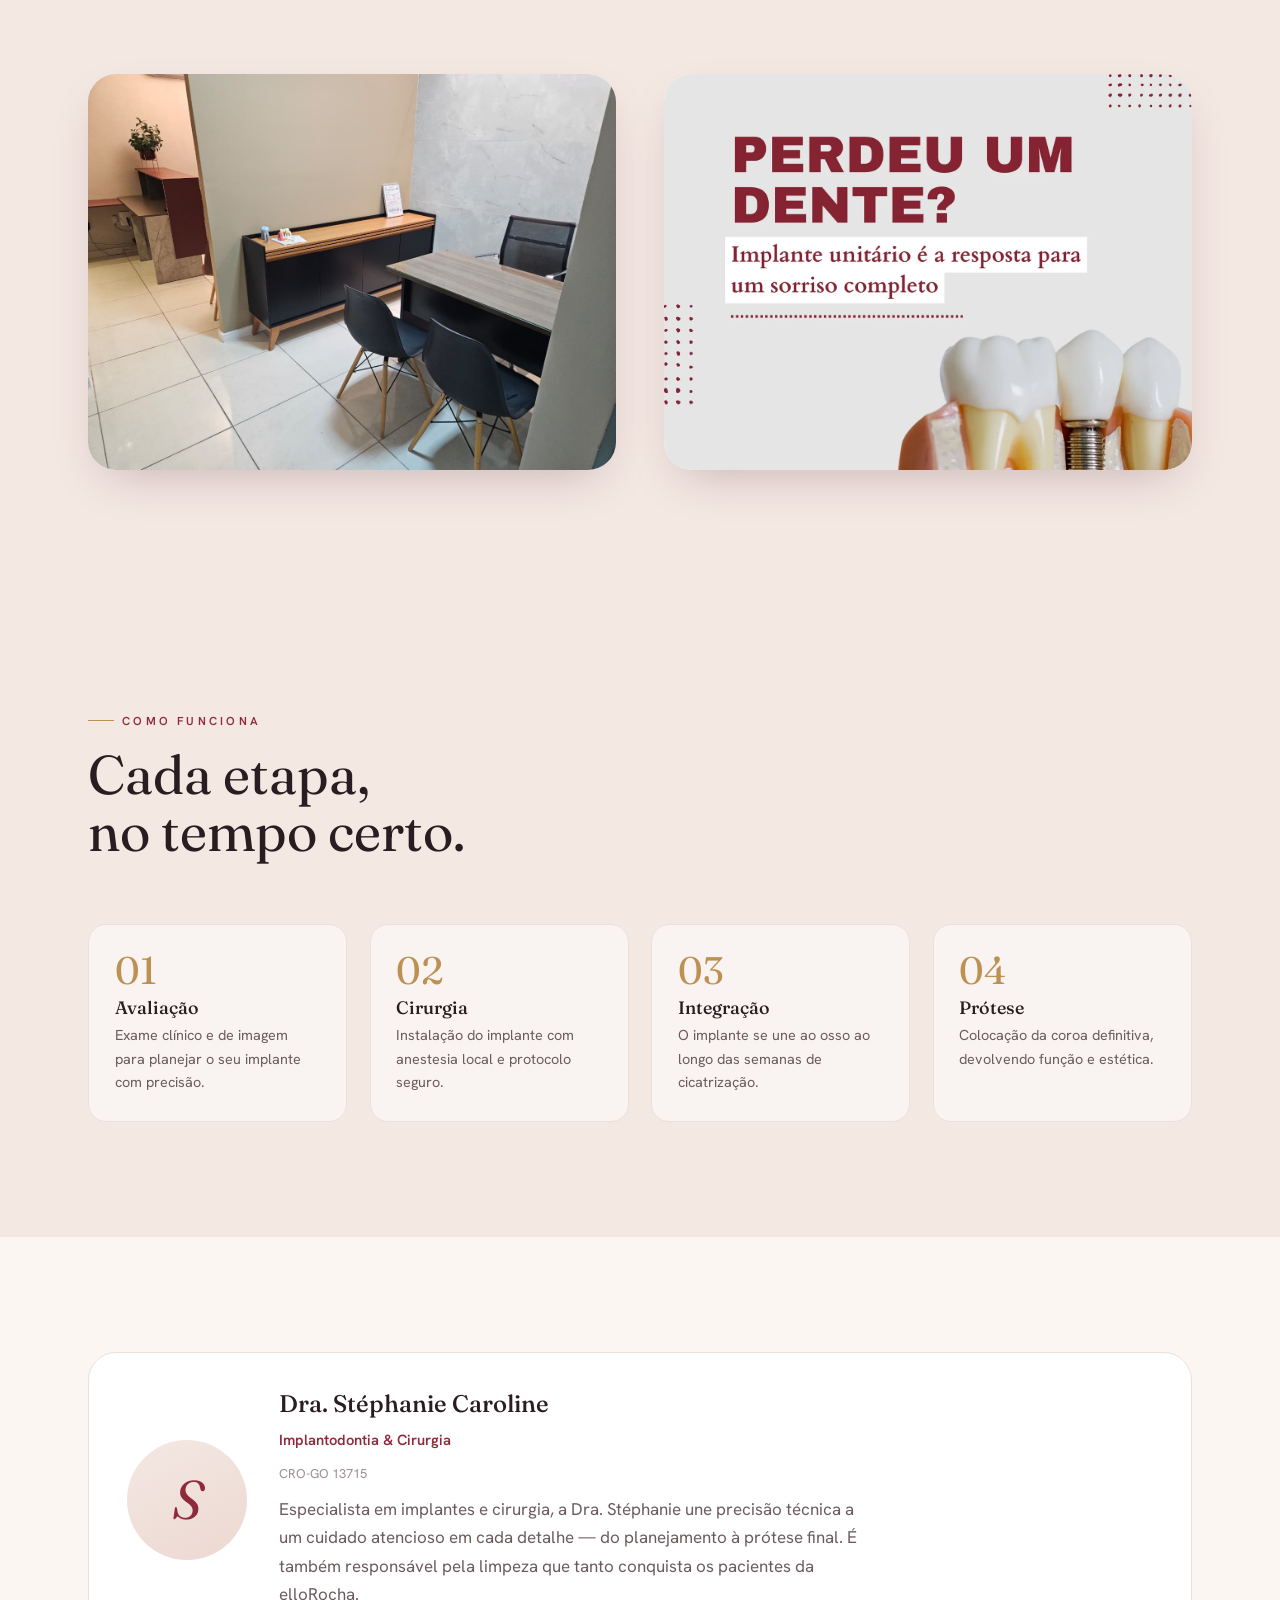
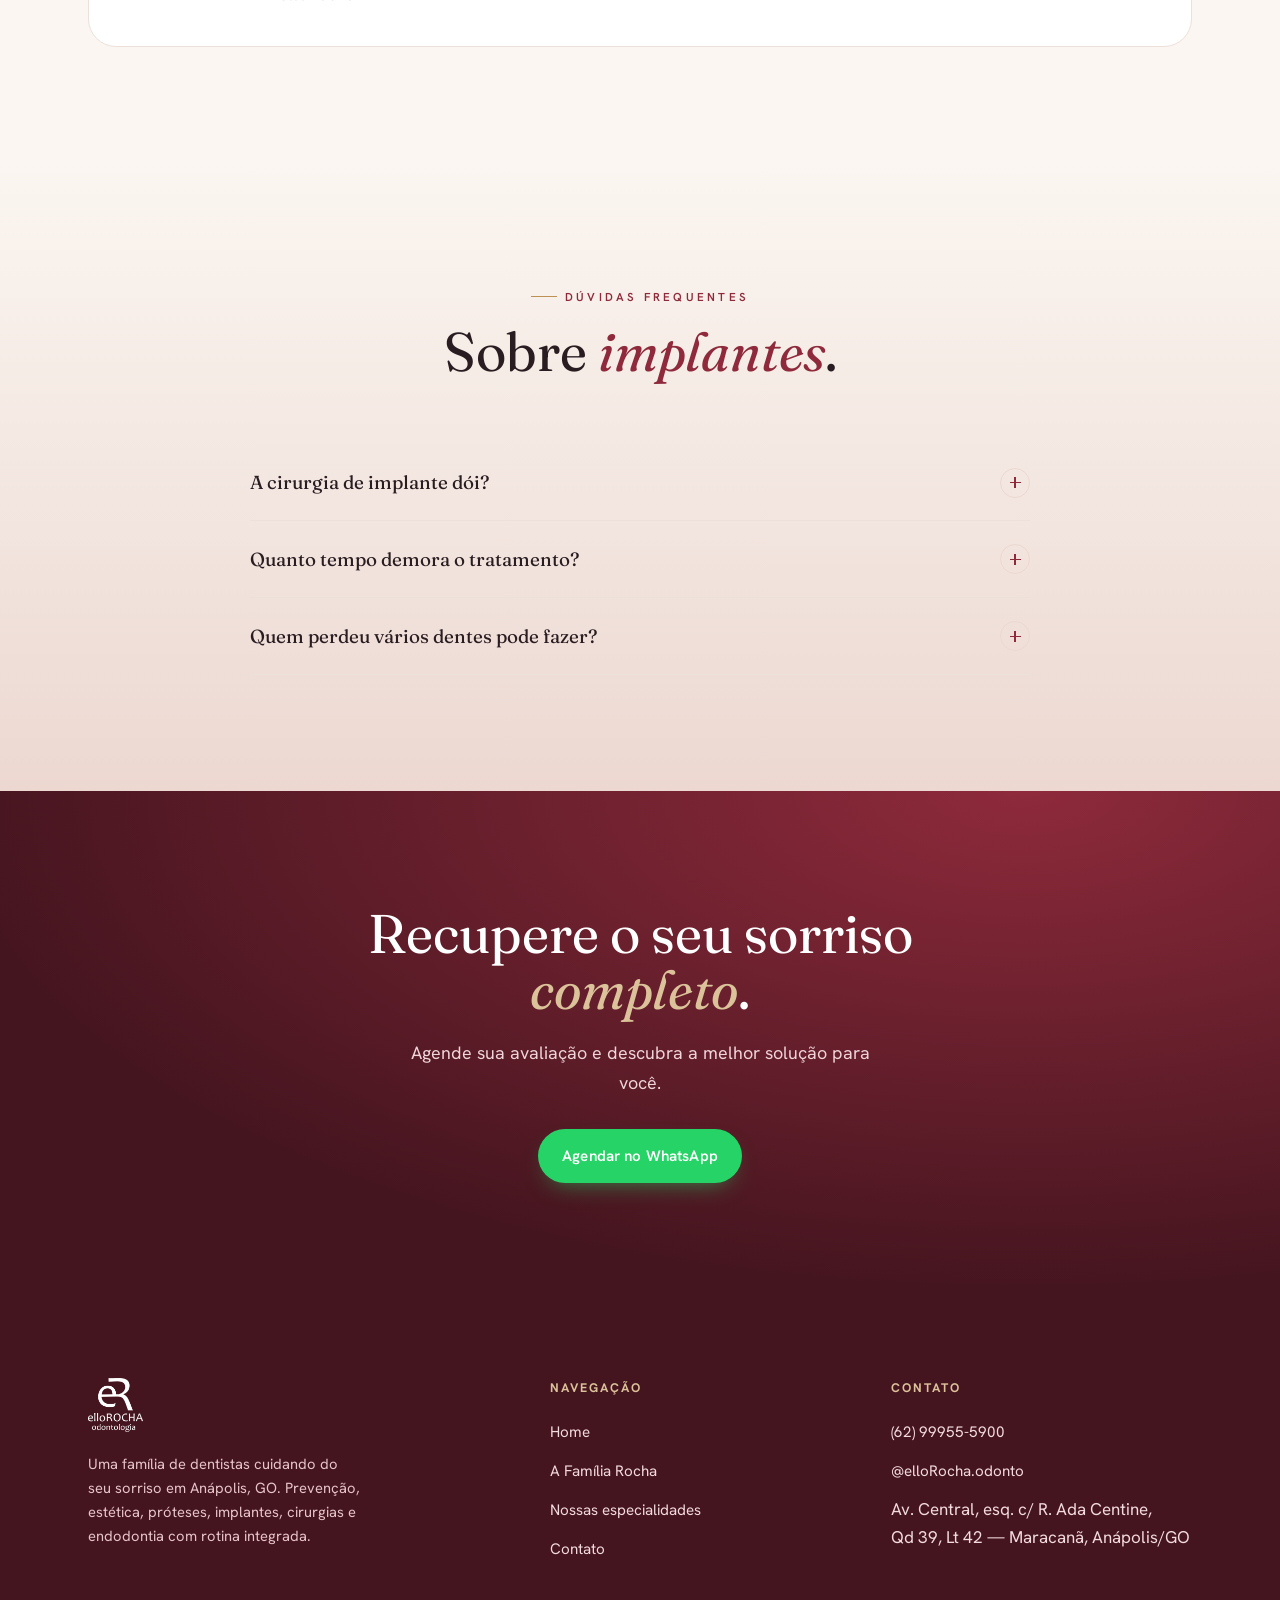
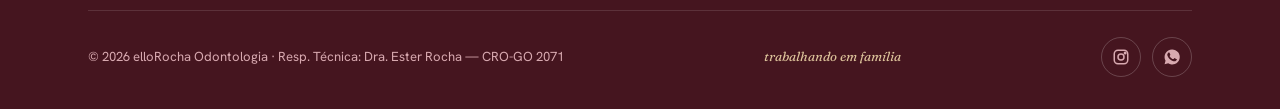
<file: implantes.html>
﻿<!DOCTYPE html>
<html lang="pt-BR">
<head>
<meta charset="UTF-8">
<meta name="viewport" content="width=device-width, initial-scale=1">
<title>Implantes Dentários em Anápolis — elloRocha Odontologia</title>
<meta name="description" content="Implantes dentários e cirurgia em Anápolis com a Dra. Stéphanie Caroline. Reabilitação completa para você voltar a mastigar e sorrir com confiança.">
<meta name="robots" content="noindex,follow">
<link rel="canonical" href="https://ellorocha.com.br/implantes.html">
<meta property="og:type" content="website">
<meta property="og:title" content="Implantes &amp; Cirurgia — elloRocha Odontologia">
<meta property="og:description" content="Implantes dentários em Anápolis. Volte a mastigar e sorrir com confiança.">
<meta property="og:image" content="https://ellorocha.com.br/assets/img/logo-bordo.png">
<link rel="icon" href="assets/img/favicon.svg" type="image/svg+xml">
<link rel="preconnect" href="https://fonts.googleapis.com">
<link rel="preconnect" href="https://fonts.gstatic.com" crossorigin>
<link href="https://fonts.googleapis.com/css2?family=Fraunces:ital,opsz,wght@0,9..144,300..600;1,9..144,300..500&family=Hanken+Grotesk:wght@400;500;600;700&display=swap" rel="stylesheet">
<link rel="stylesheet" href="assets/css/styles.css?v=20260620-2">
</head>
<body>

<header class="nav" id="nav">
  <a class="nav__brand" href="index.html" aria-label="elloRocha — início"><img src="assets/img/logo-bordo.png" alt="elloRocha Odontologia"></a>
  <nav class="nav__links" aria-label="Principal">
    <a href="index.html">Home</a>
    <a href="a-familia.html">A Família</a>
    <a href="especialidades.html">Nossas Especialidades</a>
    <a href="contato.html">Contato</a>
  </nav>
  <div class="nav__cta">
    <a class="btn btn--wz" href="https://wa.me/5562999555900?text=Ol%C3%A1!%20Tenho%20interesse%20em%20implantes%20na%20elloRocha." target="_blank" rel="noopener">
      <svg viewBox="0 0 24 24" fill="currentColor" aria-hidden="true"><path d="M12 2a10 10 0 0 0-8.6 15l-1.3 4.7 4.8-1.3A10 10 0 1 0 12 2Zm5.8 14.2c-.2.7-1.4 1.3-2 1.4-.5.1-1.2.1-1.9-.1-.4-.1-1-.3-1.8-.6-3-1.3-5-4.4-5.1-4.6-.2-.2-1.3-1.7-1.3-3.2 0-1.5.8-2.3 1.1-2.6.3-.3.6-.4.8-.4h.6c.2 0 .4 0 .6.5l.9 2.1c.1.2.1.4 0 .6l-.4.6-.3.3c-.2.2-.3.4-.1.7.2.3.9 1.4 1.9 2.3 1.3 1.1 2.3 1.5 2.6 1.6.3.1.5.1.7-.1l.9-1.1c.2-.3.4-.2.7-.1l2 1c.3.1.5.2.6.3.1.2.1.7-.1 1.5Z"/></svg>
      Agendar
    </a>
    <button class="nav__burger" aria-label="Abrir menu" aria-expanded="false" aria-controls="nav"><span></span></button>
  </div>
</header>

<main>
<section class="page-hero">
  <span class="monogram-bg" style="top:-4rem;right:-6rem;" aria-hidden="true"></span>
  <div class="container page-hero__grid">
    <div data-reveal>
      <div class="crumbs"><a href="index.html">Início</a> / <span>Implantes &amp; cirurgia</span></div>
      <span class="eyebrow">Implantes &amp; cirurgia</span>
      <h1>Volte a mastigar<br>e sorrir com <em>confiança</em>.</h1>
      <p class="lead">Os implantes substituem os dentes perdidos de forma fixa e natural, devolvendo função e autoestima. Um cuidado conduzido com técnica e atenção a cada etapa.</p>
      <div class="hero__actions">
        <a class="btn btn--wz" href="https://wa.me/5562999555900?text=Ol%C3%A1!%20Tenho%20interesse%20em%20implantes%20na%20elloRocha." target="_blank" rel="noopener">Quero avaliar meu caso</a>
        <a class="btn btn--ghost" href="#como">Como funciona</a>
      </div>
    </div>
    <div class="page-hero__media" data-reveal data-delay="2"><img src="assets/img/dra-stephanie.jpg" alt="Dra. Stéphanie Caroline em atendimento odontológico"></div>
  </div>
</section>

<section class="section">
  <div class="container">
    <div class="head head--center" data-reveal>
      <span class="eyebrow">Por que implantes</span>
      <h2 class="section-title">Mais do que estética,<br>é <em>qualidade de vida</em>.</h2>
    </div>
    <div class="benefit-grid">
      <div class="benefit" data-reveal data-delay="1"><div class="ic"><svg viewBox="0 0 24 24" fill="none" stroke="currentColor" stroke-width="1.8"><path d="M5 12l5 5 9-11"/></svg></div><h3>Solução fixa</h3><p>O dente volta a ficar firme, sem o incômodo das próteses removíveis.</p></div>
      <div class="benefit" data-reveal data-delay="2"><div class="ic"><svg viewBox="0 0 24 24" fill="none" stroke="currentColor" stroke-width="1.8"><circle cx="12" cy="12" r="9"/><path d="M8 14s1.5 2 4 2 4-2 4-2"/><circle cx="9" cy="10" r="1" fill="currentColor"/><circle cx="15" cy="10" r="1" fill="currentColor"/></svg></div><h3>Aparência natural</h3><p>Próteses sobre implante feitas para se integrar ao seu sorriso.</p></div>
      <div class="benefit" data-reveal data-delay="3"><div class="ic"><svg viewBox="0 0 24 24" fill="none" stroke="currentColor" stroke-width="1.8"><path d="M12 3c2.2 3 4.5 4.8 4.5 8.5a4.5 4.5 0 0 1-9 0C7.5 7.8 9.8 6 12 3Z"/></svg></div><h3>Mastigação completa</h3><p>Volte a comer o que gosta com segurança e conforto.</p></div>
      <div class="benefit" data-reveal data-delay="1"><div class="ic"><svg viewBox="0 0 24 24" fill="none" stroke="currentColor" stroke-width="1.8"><path d="M3 11l8-7 8 7"/><path d="M5 10v9h14v-9"/></svg></div><h3>Preserva o osso</h3><p>O implante estimula o osso, ajudando a manter a estrutura do rosto.</p></div>
      <div class="benefit" data-reveal data-delay="2"><div class="ic"><svg viewBox="0 0 24 24" fill="none" stroke="currentColor" stroke-width="1.8"><path d="M9 12h6M12 9v6"/><circle cx="12" cy="12" r="9"/></svg></div><h3>Não desgasta vizinhos</h3><p>Diferente das pontes, não é preciso desgastar os dentes ao lado.</p></div>
      <div class="benefit" data-reveal data-delay="3"><div class="ic"><svg viewBox="0 0 24 24" fill="none" stroke="currentColor" stroke-width="1.8"><path d="M12 21s-7-4.35-7-10a7 7 0 0 1 14 0c0 5.65-7 10-7 10Z"/><circle cx="12" cy="11" r="2.5"/></svg></div><h3>Cirurgia segura</h3><p>Planejamento cuidadoso e protocolo rigoroso de biossegurança.</p></div>
    </div>
  </div>
</section>

<section class="section section--nude service-visual">
  <div class="container service-visual__grid">
    <figure data-reveal><img src="assets/img/sala-atendimento.jpg" alt="Atendimento odontológico na elloRocha"></figure>
    <figure data-reveal data-delay="1"><img src="assets/img/implantes-apoio.webp" alt="Post educativo sobre implantes unitários"></figure>
  </div>
</section>

<section class="section section--nude" id="como">
  <div class="container">
    <div class="head" data-reveal>
      <span class="eyebrow">Como funciona</span>
      <h2 class="section-title">Cada etapa,<br>no tempo certo.</h2>
    </div>
    <div class="steps">
      <div class="step" data-reveal data-delay="1"><div class="step__n"></div><h3>Avaliação</h3><p>Exame clínico e de imagem para planejar o seu implante com precisão.</p></div>
      <div class="step" data-reveal data-delay="2"><div class="step__n"></div><h3>Cirurgia</h3><p>Instalação do implante com anestesia local e protocolo seguro.</p></div>
      <div class="step" data-reveal data-delay="3"><div class="step__n"></div><h3>Integração</h3><p>O implante se une ao osso ao longo das semanas de cicatrização.</p></div>
      <div class="step" data-reveal data-delay="4"><div class="step__n"></div><h3>Prótese</h3><p>Colocação da coroa definitiva, devolvendo função e estética.</p></div>
    </div>
  </div>
</section>

<section class="section">
  <div class="container">
    <div class="resp" data-reveal>
      <div class="resp__mono">S</div>
      <div>
        <h3>Dra. Stéphanie Caroline</h3>
        <p class="role">Implantodontia &amp; Cirurgia</p>
        <p class="cro">CRO-GO 13715</p>
        <p>Especialista em implantes e cirurgia, a Dra. Stéphanie une precisão técnica a um cuidado atencioso em cada detalhe — do planejamento à prótese final. É também responsável pela limpeza que tanto conquista os pacientes da elloRocha.</p>
      </div>
    </div>
  </div>
</section>

<section class="section section--blush">
  <div class="container">
    <div class="head head--center" data-reveal><span class="eyebrow">Dúvidas frequentes</span><h2 class="section-title">Sobre <em>implantes</em>.</h2></div>
    <div class="faq">
      <div class="faq__item" data-reveal><button class="faq__q" aria-expanded="false"><span>A cirurgia de implante dói?</span><span class="ic"></span></button><div class="faq__a"><p>O procedimento é feito com anestesia local, então você não sente dor durante a cirurgia. No pós-operatório, orientamos os cuidados para que tudo transcorra confortável.</p></div></div>
      <div class="faq__item" data-reveal><button class="faq__q" aria-expanded="false"><span>Quanto tempo demora o tratamento?</span><span class="ic"></span></button><div class="faq__a"><p>Varia conforme cada caso, pois depende da cicatrização e integração do implante ao osso. Na avaliação explicamos as etapas e o tempo estimado para você.</p></div></div>
      <div class="faq__item" data-reveal><button class="faq__q" aria-expanded="false"><span>Quem perdeu vários dentes pode fazer?</span><span class="ic"></span></button><div class="faq__a"><p>Em muitos casos, sim. Existem soluções para reabilitar desde um único dente até arcadas completas. A avaliação define a melhor opção para o seu caso.</p></div></div>
    </div>
  </div>
</section>

<section class="section cta-band dark">
  <div class="container" data-reveal>
    <h2>Recupere o seu sorriso <em>completo</em>.</h2>
    <p class="lead" style="margin:0 auto;color:#f0d4d8">Agende sua avaliação e descubra a melhor solução para você.</p>
    <div class="actions"><a class="btn btn--wz" href="https://wa.me/5562999555900?text=Ol%C3%A1!%20Tenho%20interesse%20em%20implantes%20na%20elloRocha." target="_blank" rel="noopener">Agendar no WhatsApp</a></div>
  </div>
</section>
</main>

<footer class="footer">
  <div class="container">
    <div class="footer__top">
      <div><img src="assets/img/logo-branco.png" alt="elloRocha Odontologia"><p>Uma família de dentistas cuidando do seu sorriso em Anápolis, GO. Prevenção, estética, próteses, implantes, cirurgias e endodontia com rotina integrada.</p></div>
      <div><h4>Navegação</h4><ul><li><a href="index.html">Home</a></li><li><a href="a-familia.html">A Família Rocha</a></li><li><a href="especialidades.html">Nossas especialidades</a></li><li><a href="contato.html">Contato</a></li></ul></div>
      <div><h4>Contato</h4><ul><li><a href="https://wa.me/5562999555900" target="_blank" rel="noopener">(62) 99955-5900</a></li><li><a href="https://instagram.com/elloRocha.odonto" target="_blank" rel="noopener">@elloRocha.odonto</a></li><li><span>Av. Central, esq. c/ R. Ada Centine,<br>Qd 39, Lt 42 — Maracanã, Anápolis/GO</span></li></ul></div>
    </div>
    <div class="footer__bottom">
      <span>© <span data-year>2026</span> elloRocha Odontologia · Resp. Técnica: Dra. Ester Rocha — CRO-GO 2071</span>
      <span class="tag">trabalhando em família</span>
      <div class="footer__social">
        <a href="https://instagram.com/elloRocha.odonto" target="_blank" rel="noopener" aria-label="Instagram"><svg viewBox="0 0 24 24" fill="none" stroke="currentColor" stroke-width="2"><rect x="3" y="3" width="18" height="18" rx="5"/><circle cx="12" cy="12" r="4"/><circle cx="17.5" cy="6.5" r="1" fill="currentColor"/></svg></a>
        <a href="https://wa.me/5562999555900" target="_blank" rel="noopener" aria-label="WhatsApp"><svg viewBox="0 0 24 24" fill="currentColor"><path d="M12 2a10 10 0 0 0-8.6 15l-1.3 4.7 4.8-1.3A10 10 0 1 0 12 2Zm5.8 14.2c-.2.7-1.4 1.3-2 1.4-.5.1-1.2.1-1.9-.1-.4-.1-1-.3-1.8-.6-3-1.3-5-4.4-5.1-4.6-.2-.2-1.3-1.7-1.3-3.2 0-1.5.8-2.3 1.1-2.6.3-.3.6-.4.8-.4h.6c.2 0 .4 0 .6.5l.9 2.1c.1.2.1.4 0 .6l-.4.6-.3.3c-.2.2-.3.4-.1.7.2.3.9 1.4 1.9 2.3 1.3 1.1 2.3 1.5 2.6 1.6.3.1.5.1.7-.1l.9-1.1c.2-.3.4-.2.7-.1l2 1c.3.1.5.2.6.3.1.2.1.7-.1 1.5Z"/></svg></a>
      </div>
    </div>
  </div>
</footer>

<a class="wz-float" href="https://wa.me/5562999555900?text=Ol%C3%A1!%20Tenho%20interesse%20em%20implantes%20na%20elloRocha." target="_blank" rel="noopener" aria-label="Falar no WhatsApp"><svg viewBox="0 0 24 24" fill="currentColor"><path d="M12 2a10 10 0 0 0-8.6 15l-1.3 4.7 4.8-1.3A10 10 0 1 0 12 2Zm5.8 14.2c-.2.7-1.4 1.3-2 1.4-.5.1-1.2.1-1.9-.1-.4-.1-1-.3-1.8-.6-3-1.3-5-4.4-5.1-4.6-.2-.2-1.3-1.7-1.3-3.2 0-1.5.8-2.3 1.1-2.6.3-.3.6-.4.8-.4h.6c.2 0 .4 0 .6.5l.9 2.1c.1.2.1.4 0 .6l-.4.6-.3.3c-.2.2-.3.4-.1.7.2.3.9 1.4 1.9 2.3 1.3 1.1 2.3 1.5 2.6 1.6.3.1.5.1.7-.1l.9-1.1c.2-.3.4-.2.7-.1l2 1c.3.1.5.2.6.3.1.2.1.7-.1 1.5Z"/></svg></a>

<script src="assets/js/main.js"></script>
</body>
</html>
</file>
<file: assets/css/styles.css>
/* =====================================================================
   elloRocha odontologia — sistema visual
   Boutique editorial · bordô + dourado + marfim
   Fonts: Fraunces (display) + Hanken Grotesk (corpo)
   ===================================================================== */

/* ---------- Tokens ---------- */
:root{
  /* cor */
  --bordo:      #8e2a3b;
  --bordo-dk:   #6b1f2d;
  --bordo-deep: #45151f;
  --champagne:  #bd9152;
  --champagne-lt:#dcc29a;
  --nude:       #f4e8e3;
  --blush:      #ecd8d1;
  --marfim:     #fbf6f1;
  --paper:      #ffffff;
  --ink:        #2a1d21;
  --mid:        #6c5b5e;
  --muted:      #9c8e90;
  --linha:      #ece0da;
  --wz:         #25d366;

  /* tipografia */
  --serif: "Fraunces", "Georgia", serif;
  --sans:  "Hanken Grotesk", -apple-system, BlinkMacSystemFont, sans-serif;

  /* medidas */
  --container: 1200px;
  --gutter: clamp(1.25rem, 4vw, 3rem);
  --radius: 18px;
  --radius-lg: 28px;

  /* sombra */
  --shadow-sm: 0 2px 10px rgba(69,21,31,.06);
  --shadow:    0 18px 50px -18px rgba(69,21,31,.28);
  --shadow-lg: 0 40px 90px -30px rgba(69,21,31,.42);

  --ease: cubic-bezier(.22,.61,.36,1);
}

/* ---------- Reset ---------- */
*,*::before,*::after{ box-sizing:border-box; margin:0; padding:0; }
html{ scroll-behavior:smooth; -webkit-text-size-adjust:100%; }
body{
  font-family:var(--sans);
  color:var(--ink);
  background:var(--marfim);
  line-height:1.65;
  font-size:clamp(15.5px,.5vw + 14.5px,17px);
  -webkit-font-smoothing:antialiased;
  overflow-x:hidden;
}
img{ display:block; max-width:100%; height:auto; }
a{ color:inherit; text-decoration:none; }
button{ font:inherit; cursor:pointer; border:none; background:none; color:inherit; }
ul{ list-style:none; }
::selection{ background:var(--bordo); color:#fff; }

/* grão sutil sobre o fundo inteiro */
body::before{
  content:""; position:fixed; inset:0; z-index:9999; pointer-events:none; opacity:.035;
  background-image:url("data:image/svg+xml,%3Csvg xmlns='http://www.w3.org/2000/svg' width='160' height='160'%3E%3Cfilter id='n'%3E%3CfeTurbulence type='fractalNoise' baseFrequency='.8' numOctaves='2'/%3E%3C/filter%3E%3Crect width='100%25' height='100%25' filter='url(%23n)'/%3E%3C/svg%3E");
}

/* ---------- Tipografia ---------- */
h1,h2,h3{ font-family:var(--serif); font-weight:560; line-height:1.04; letter-spacing:0; color:var(--ink); }
.display{
  font-family:var(--serif);
  font-weight:330;
  font-optical-sizing:auto;
  font-size:clamp(2.6rem,7.2vw,5.6rem);
  line-height:.98;
  letter-spacing:0;
}
.display em{ font-style:italic; font-weight:430; }
.display .accent{ color:var(--bordo); }

.eyebrow{
  font-family:var(--sans);
  font-weight:600; font-size:.72rem; letter-spacing:.28em; text-transform:uppercase;
  color:var(--bordo); display:inline-flex; align-items:center; gap:.7em;
}
.eyebrow::before{ content:""; width:26px; height:1px; background:var(--champagne); }

.section-title{ font-size:clamp(2rem,4.4vw,3.4rem); font-weight:400; letter-spacing:0; }
.section-title em{ font-style:italic; color:var(--bordo); }
.lead{ font-size:clamp(1.05rem,1.4vw,1.22rem); color:var(--mid); max-width:46ch; }

/* ---------- Layout ---------- */
.container{ width:100%; max-width:var(--container); margin-inline:auto; padding-inline:var(--gutter); }
.section{ padding-block:clamp(4.5rem,9vw,8rem); position:relative; overflow:hidden; }
.section--tight{ padding-block:clamp(3rem,6vw,5rem); }
.section--nude{ background:var(--nude); }
.section--blush{ background:linear-gradient(180deg,var(--marfim),var(--blush)); }
.dark{ background:radial-gradient(120% 140% at 80% 0%,var(--bordo) 0%,var(--bordo-deep) 70%); color:#fdeef0; }
.dark h1,.dark h2,.dark h3{ color:#fff; }
.dark .lead{ color:#f0d4d8; }
.dark .eyebrow{ color:var(--champagne-lt); }
.dark .eyebrow::before{ background:var(--champagne); }

/* ---------- Botões ---------- */
.btn{
  --bg:var(--bordo); --fg:#fff;
  display:inline-flex; align-items:center; gap:.6em;
  background:var(--bg); color:var(--fg);
  padding:.95em 1.6em; border-radius:999px;
  font-weight:600; font-size:.95rem; letter-spacing:.01em;
  transition:transform .35s var(--ease), box-shadow .35s var(--ease), background .3s;
  box-shadow:0 10px 24px -12px rgba(142,42,59,.6);
  white-space:nowrap;
}
.btn:hover{ transform:translateY(-3px); box-shadow:0 18px 34px -14px rgba(142,42,59,.7); }
.btn svg{ width:1.05em; height:1.05em; }
.btn--wz{ --bg:var(--wz); box-shadow:0 10px 24px -12px rgba(37,211,102,.7); }
.btn--wz:hover{ box-shadow:0 18px 34px -14px rgba(37,211,102,.75); }
.btn--ghost{ --bg:transparent; --fg:var(--bordo); box-shadow:none; border:1.5px solid var(--blush); }
.btn--ghost:hover{ background:var(--bordo); color:#fff; border-color:var(--bordo); }
.btn--gold{ --bg:var(--champagne); --fg:#3a2410; }
.dark .btn--ghost{ --fg:#fff; border-color:rgba(255,255,255,.35); }
.dark .btn--ghost:hover{ background:#fff; color:var(--bordo); }

.link-arrow{ display:inline-flex; align-items:center; gap:.5em; font-weight:600; color:var(--bordo); }
.link-arrow svg{ width:1em; height:1em; transition:transform .3s var(--ease); }
.link-arrow:hover svg{ transform:translateX(5px); }

/* ---------- Monograma decorativo ---------- */
.monogram-bg{
  position:absolute; width:clamp(16rem,40vw,38rem); aspect-ratio:1;
  background:url('../img/monograma-oficial-dourado.png') center top/contain no-repeat;
  opacity:.08; pointer-events:none; user-select:none; z-index:0;
  filter:grayscale(.08);
}

/* =====================================================================
   NAV
   ===================================================================== */
.nav{
  position:fixed; inset:0 0 auto 0; z-index:100;
  display:flex; align-items:center; justify-content:space-between;
  padding:1.1rem var(--gutter);
  transition:background .4s var(--ease), box-shadow .4s, padding .4s;
}
.nav.scrolled{ background:rgba(251,246,241,.86); backdrop-filter:blur(14px); box-shadow:0 1px 0 var(--linha); padding-block:.75rem; }
.nav__brand{ display:flex; align-items:center; gap:.6rem; z-index:2; }
.nav__brand img{ height:42px; transition:height .4s; }
.nav.scrolled .nav__brand img{ height:36px; }
.nav__links{ display:flex; align-items:center; gap:2rem; }
.nav__links a{ font-weight:500; font-size:.95rem; position:relative; color:var(--ink); }
.nav__links a::after{ content:""; position:absolute; left:0; bottom:-5px; width:0; height:1.5px; background:var(--bordo); transition:width .3s var(--ease); }
.nav__links a:hover::after{ width:100%; }
.nav__cta{ display:flex; align-items:center; gap:1rem; }
.nav__burger{ display:none; width:44px; height:44px; border-radius:50%; align-items:center; justify-content:center; }
.nav__burger span{ display:block; width:20px; height:2px; background:var(--ink); position:relative; transition:.3s; }
.nav__burger span::before,.nav__burger span::after{ content:""; position:absolute; left:0; width:20px; height:2px; background:var(--ink); transition:.3s; }
.nav__burger span::before{ top:-6px; } .nav__burger span::after{ top:6px; }
body.menu-open .nav__burger span{ background:transparent; }
body.menu-open .nav__burger span::before{ top:0; transform:rotate(45deg); }
body.menu-open .nav__burger span::after{ top:0; transform:rotate(-45deg); }

/* =====================================================================
   HERO
   ===================================================================== */
.hero{ position:relative; padding-top:clamp(8rem,16vh,11rem); padding-bottom:clamp(3rem,6vw,5rem); overflow:hidden; }
.hero__grid{ display:grid; grid-template-columns:1.05fr .95fr; gap:clamp(2rem,5vw,4.5rem); align-items:center; position:relative; z-index:1; }
.hero__badge{
  display:inline-flex; align-items:center; gap:.5em; font-size:.8rem; font-weight:600;
  letter-spacing:.04em; color:var(--bordo); background:var(--paper);
  padding:.5em 1em; border-radius:999px; box-shadow:var(--shadow-sm); margin-bottom:1.6rem;
}
.hero__badge .dot{ width:7px; height:7px; border-radius:50%; background:var(--wz); box-shadow:0 0 0 4px rgba(37,211,102,.18); }
.hero h1{ margin-bottom:1.4rem; }
.hero__tagline{ font-family:var(--serif); font-style:italic; color:var(--champagne); font-size:1.1rem; letter-spacing:.02em; margin-bottom:1.2rem; }
.hero__actions{ display:flex; flex-wrap:wrap; gap:.9rem; margin-top:2rem; }
.hero__proof{ display:flex; gap:2rem; margin-top:2.6rem; flex-wrap:wrap; }
.hero__proof .num{ font-family:var(--serif); font-size:1.9rem; color:var(--bordo); line-height:1; }
.hero__proof .lbl{ font-size:.8rem; color:var(--mid); margin-top:.2rem; }

/* colagem editorial */
.collage{ display:grid; grid-template-columns:repeat(6,1fr); grid-auto-rows:62px; gap:14px; }
.collage figure{ position:relative; overflow:hidden; border-radius:var(--radius); box-shadow:var(--shadow); }
.collage img{ width:100%; height:100%; object-fit:cover; transition:transform 1.2s var(--ease); }
.collage figure:hover img{ transform:scale(1.06); }
.collage .c1{ grid-column:1/7; grid-row:1/5; }
.collage .c2{ grid-column:1/3; grid-row:5/7; }
.collage .c3{ grid-column:3/5; grid-row:5/7; }
.collage .c4{ grid-column:5/7; grid-row:5/7; }
.collage .tile{
  display:flex; flex-direction:column; justify-content:space-between; padding:1.2rem;
  background:linear-gradient(150deg,var(--bordo),var(--bordo-deep)); color:#fff;
}
.collage .tile .er{ display:block; width:80px; height:54px; background:url('../img/monograma-oficial-dourado.png') center/contain no-repeat; }
.brand-mark{ display:inline-block; background:url('../img/monograma-oficial-dourado.png') center top/contain no-repeat; }
.collage .tile small{ font-size:.72rem; letter-spacing:.18em; text-transform:uppercase; opacity:.85; }
.collage figcaption{
  position:absolute; left:10px; bottom:10px; background:rgba(251,246,241,.92);
  color:var(--bordo); font-size:.7rem; font-weight:600; letter-spacing:.04em;
  padding:.35em .7em; border-radius:999px; backdrop-filter:blur(4px);
}
.example-photo{ position:relative; }
.example-photo__label{
  position:absolute; z-index:4; left:0; right:0; bottom:0; display:block;
  padding:.55rem .8rem; background:rgba(69,21,31,.88); color:#fff;
  font-size:.68rem; line-height:1.1; font-weight:800; letter-spacing:.12em;
  text-align:center; text-transform:uppercase;
}
.collage .example-photo figcaption{ bottom:38px; }

/* =====================================================================
   TRUST STRIP
   ===================================================================== */
.trust{ border-block:1px solid var(--linha); background:var(--paper); }
.trust__row{ display:flex; flex-wrap:wrap; align-items:center; justify-content:space-between; gap:1.4rem 2.5rem; padding-block:1.5rem; }
.trust__item{ display:flex; align-items:center; gap:.7rem; font-size:.92rem; color:var(--mid); }
.trust__item strong{ color:var(--ink); font-weight:600; }
.trust__item svg{ width:1.4rem; height:1.4rem; color:var(--champagne); flex:none; }

/* =====================================================================
   SECTION HEAD
   ===================================================================== */
.head{ max-width:640px; margin-bottom:clamp(2.5rem,5vw,4rem); }
.head .eyebrow{ margin-bottom:1.1rem; }
.head--center{ margin-inline:auto; text-align:center; }
.head--center .eyebrow{ justify-content:center; }

/* =====================================================================
   FAMÍLIA
   ===================================================================== */
.family-intro{ display:grid; grid-template-columns:1fr 1fr; gap:clamp(2rem,5vw,4rem); align-items:end; }
.family-grid{ display:grid; grid-template-columns:repeat(3,1fr); gap:1.6rem; margin-top:clamp(2.5rem,5vw,3.5rem); }
.doc-card{
  background:var(--paper); border-radius:var(--radius-lg); overflow:hidden;
  box-shadow:var(--shadow-sm); border:1px solid var(--linha);
  transition:transform .5s var(--ease), box-shadow .5s; position:relative;
}
.doc-card:hover{ transform:translateY(-8px); box-shadow:var(--shadow); }
.doc-card__photo{
  aspect-ratio:4/5.15; display:flex; align-items:center; justify-content:center; position:relative;
  background:linear-gradient(155deg,var(--nude),var(--blush));
  overflow:hidden;
}
.doc-card__photo img{
  width:100%;
  height:calc(100% - 3.4rem);
  margin-top:3.4rem;
  object-fit:cover;
  object-position:center top;
}
.doc-card__mono{ font-family:var(--serif); font-style:italic; font-size:6rem; color:var(--bordo); opacity:.9; }
.doc-card__photo::after{ content:""; position:absolute; inset:auto 0 0 0; height:42%; background:linear-gradient(180deg,transparent,rgba(69,21,31,.04)); }
.doc-card__tag{ position:absolute; z-index:5; top:14px; left:14px; background:var(--paper); color:var(--bordo); font-size:.72rem; font-weight:700; letter-spacing:.04em; padding:.4em .8em; border-radius:999px; box-shadow:var(--shadow-sm); }
.doc-card__body{ padding:1.5rem 1.5rem 1.7rem; }
.doc-card__body h3{ font-size:1.4rem; font-weight:500; }
.doc-card__role{ color:var(--bordo); font-weight:600; font-size:.9rem; margin-top:.15rem; }
.doc-card__cro{ font-size:.78rem; color:var(--muted); letter-spacing:.04em; margin-top:.1rem; }
.doc-card__quote{ font-family:var(--serif); font-style:italic; color:var(--mid); margin-top:1rem; font-size:1.02rem; line-height:1.5; }

/* =====================================================================
   ESPECIALIDADES
   ===================================================================== */
.serv-grid{ display:grid; grid-template-columns:repeat(5,1fr); gap:1.1rem; }
.serv-card{
  background:var(--paper); border:1px solid var(--linha); border-radius:var(--radius-lg);
  padding:1.5rem 1.25rem; transition:.45s var(--ease); position:relative; overflow:hidden;
  display:flex; flex-direction:column; gap:.9rem; min-height:240px;
}
.serv-card::before{ content:""; position:absolute; inset:0 0 auto 0; height:3px; background:linear-gradient(90deg,var(--champagne),var(--bordo)); transform:scaleX(0); transform-origin:left; transition:transform .5s var(--ease); }
.serv-card:hover{ transform:translateY(-6px); box-shadow:var(--shadow); border-color:transparent; }
.serv-card:hover::before{ transform:scaleX(1); }
.serv-card__photo{ aspect-ratio:4/3; border-radius:calc(var(--radius) - 6px); overflow:hidden; background:var(--nude); }
.serv-card__photo img{ width:100%; height:100%; object-fit:cover; }
.serv-card:nth-child(1) .serv-card__photo img{ object-position:center; }
.serv-card:nth-child(2) .serv-card__photo img{ object-position:center; }
.serv-card:nth-child(3) .serv-card__photo img{ object-position:center; }
.serv-card:nth-child(4) .serv-card__photo img{ object-position:center; }
.serv-card:nth-child(5) .serv-card__photo img{ object-position:center; }
.serv-card__ico{ width:54px; height:54px; border-radius:14px; display:flex; align-items:center; justify-content:center; background:var(--nude); color:var(--bordo); }
.serv-card__ico svg{ width:26px; height:26px; }
.serv-card h3{ font-size:1.18rem; font-weight:500; }
.serv-card p{ color:var(--mid); font-size:.95rem; flex:1; }
.serv-card .link-arrow{ font-size:.9rem; }

/* =====================================================================
   DIFERENCIAIS
   ===================================================================== */
.feat-grid{ display:grid; grid-template-columns:repeat(4,1fr); gap:1.6rem; }
.feat{ position:relative; padding-top:2rem; }
.feat__n{ font-family:var(--serif); font-style:italic; font-size:1.1rem; color:var(--champagne); position:absolute; top:0; left:0; }
.feat__n::after{ content:""; display:inline-block; width:40px; height:1px; background:var(--linha); margin-left:.7em; vertical-align:middle; }
.feat h3{ font-size:1.2rem; font-weight:500; margin-bottom:.5rem; }
.feat p{ color:var(--mid); font-size:.93rem; }
.dark .feat p{ color:#e9cdd1; }
.dark .feat__n::after{ background:rgba(255,255,255,.2); }

/* =====================================================================
   DEPOIMENTOS
   ===================================================================== */
.testi-grid{ display:grid; grid-template-columns:repeat(3,1fr); gap:1.4rem; }
.testi{ background:var(--paper); border:1px solid var(--linha); border-radius:var(--radius-lg); padding:1.9rem; display:flex; flex-direction:column; gap:1rem; }
.testi__stars{ color:var(--champagne); letter-spacing:.15em; font-size:.95rem; }
.testi__txt{ font-family:var(--serif); font-size:1.1rem; line-height:1.55; color:var(--ink); font-weight:330; }
.testi__who{ display:flex; align-items:center; gap:.8rem; margin-top:auto; }
.testi__av{ width:42px; height:42px; border-radius:50%; background:var(--bordo); color:#fff; display:flex; align-items:center; justify-content:center; font-family:var(--serif); font-style:italic; }
.testi__who b{ font-size:.92rem; } .testi__who span{ display:block; font-size:.78rem; color:var(--muted); }
.testi__note{ text-align:center; font-size:.82rem; color:var(--muted); margin-top:1.4rem; }

/* =====================================================================
   PASSOS
   ===================================================================== */
.steps{ display:grid; grid-template-columns:repeat(4,1fr); gap:1.4rem; counter-reset:s; }
.step{ position:relative; padding:1.6rem; border-radius:var(--radius); background:rgba(255,255,255,.5); border:1px solid var(--linha); }
.dark .step{ background:rgba(255,255,255,.06); border-color:rgba(255,255,255,.12); }
.step__n{ counter-increment:s; font-family:var(--serif); font-size:2.4rem; color:var(--champagne); line-height:1; }
.step__n::before{ content:"0" counter(s); }
.step h3{ font-size:1.12rem; font-weight:500; margin:.6rem 0 .4rem; }
.step p{ font-size:.9rem; color:var(--mid); }
.dark .step p{ color:#e9cdd1; }

/* =====================================================================
   FAQ
   ===================================================================== */
.faq{ max-width:780px; margin-inline:auto; }
.faq__item{ border-bottom:1px solid var(--linha); }
.faq__q{ width:100%; display:flex; align-items:center; justify-content:space-between; gap:1rem; text-align:left; padding:1.4rem 0; font-family:var(--serif); font-size:1.18rem; font-weight:430; color:var(--ink); }
.faq__q .ic{ flex:none; width:30px; height:30px; border-radius:50%; border:1.5px solid var(--blush); display:grid; place-items:center; color:var(--bordo); transition:.35s var(--ease); }
.faq__q .ic::before{ content:""; width:11px; height:1.5px; background:currentColor; position:absolute; }
.faq__q .ic::after{ content:""; width:1.5px; height:11px; background:currentColor; position:absolute; transition:.35s var(--ease); }
.faq__item.open .faq__q .ic{ background:var(--bordo); border-color:var(--bordo); color:#fff; transform:rotate(90deg); }
.faq__item.open .faq__q .ic::after{ transform:scaleY(0); }
.faq__a{ overflow:hidden; max-height:0; transition:max-height .45s var(--ease); }
.faq__a p{ padding:0 0 1.4rem; color:var(--mid); max-width:66ch; }

/* =====================================================================
   CTA banda
   ===================================================================== */
.cta-band{ text-align:center; position:relative; overflow:hidden; }
.cta-band h2{ font-size:clamp(2rem,4.6vw,3.4rem); font-weight:400; max-width:18ch; margin:0 auto 1.2rem; }
.cta-band h2 em{ font-style:italic; color:var(--champagne-lt); }
.cta-band .actions{ display:flex; gap:1rem; justify-content:center; flex-wrap:wrap; margin-top:2rem; }

/* =====================================================================
   CONTATO
   ===================================================================== */
.contact{ display:grid; grid-template-columns:.95fr 1.05fr; gap:clamp(2rem,5vw,4rem); align-items:start; }
.contact__info h2{ margin-bottom:1.2rem; }
.contact-teaser__grid{ display:grid; grid-template-columns:.82fr 1.18fr; gap:clamp(2rem,5vw,4rem); align-items:center; }
.contact-teaser figure,.contact-card-photo,.contact-hero__media figure{ overflow:hidden; border-radius:var(--radius-lg); box-shadow:var(--shadow); background:var(--paper); }
.contact-teaser img,.contact-card-photo img,.contact-hero__media img{ width:100%; height:100%; object-fit:cover; }
.contact-teaser img{ aspect-ratio:4/3.1; }
.contact-hero__media{ display:grid; grid-template-columns:1fr 1fr; gap:14px; }
.contact-hero__media figure:first-child{ grid-column:1/3; }
.contact-hero__media figure:first-child img{ aspect-ratio:16/9; }
.contact-hero__media figure:not(:first-child) img{ aspect-ratio:4/3; }
.contact-card-photo{ margin-top:1.8rem; }
.contact-card-photo img{ aspect-ratio:4/3; }
.info-list{ display:flex; flex-direction:column; gap:1.1rem; margin-top:1.8rem; }
.info-list li{ display:flex; gap:1rem; align-items:flex-start; }
.info-list .ic{ width:46px; height:46px; flex:none; border-radius:13px; background:var(--nude); color:var(--bordo); display:grid; place-items:center; }
.info-list .ic svg{ width:22px; height:22px; }
.info-list b{ display:block; font-size:.78rem; letter-spacing:.12em; text-transform:uppercase; color:var(--muted); font-weight:600; margin-bottom:.15rem; }
.info-list a,.info-list span{ font-size:1.02rem; color:var(--ink); }
.form-card{ background:var(--paper); border:1px solid var(--linha); border-radius:var(--radius-lg); padding:clamp(1.6rem,3vw,2.4rem); box-shadow:var(--shadow-sm); }
.field{ margin-bottom:1.1rem; }
.field label{ display:block; font-size:.82rem; font-weight:600; color:var(--mid); margin-bottom:.4rem; }
.field input,.field select,.field textarea{
  width:100%; padding:.85em 1em; border:1.5px solid var(--linha); border-radius:12px;
  background:var(--marfim); font:inherit; color:var(--ink); transition:.25s;
}
.field input:focus,.field select:focus,.field textarea:focus{ outline:none; border-color:var(--bordo); background:#fff; box-shadow:0 0 0 4px rgba(142,42,59,.08); }
.field textarea{ resize:vertical; min-height:110px; }
.form-card .btn{ width:100%; justify-content:center; margin-top:.4rem; }
.lgpd{ font-size:.76rem; color:var(--muted); margin-top:1rem; line-height:1.5; }
.lgpd a{ color:var(--bordo); text-decoration:underline; }

/* =====================================================================
   RODAPÉ
   ===================================================================== */
.footer{ background:var(--bordo-deep); color:#f3dade; padding-block:clamp(3.5rem,7vw,5rem) 2rem; }
.footer__top{ display:grid; grid-template-columns:1.4fr 1fr 1fr; gap:2.5rem; padding-bottom:3rem; border-bottom:1px solid rgba(255,255,255,.12); }
.footer img{ height:54px; margin-bottom:1.2rem; }
.footer p{ color:#e7c4c9; font-size:.92rem; max-width:34ch; }
.footer h4{ font-family:var(--sans); font-size:.78rem; letter-spacing:.16em; text-transform:uppercase; color:var(--champagne-lt); margin-bottom:1.1rem; }
.footer ul{ display:flex; flex-direction:column; gap:.7rem; }
.footer ul a{ color:#f3dade; font-size:.95rem; transition:.25s; }
.footer ul a:hover{ color:#fff; padding-left:4px; }
.footer__bottom{ display:flex; flex-wrap:wrap; gap:1rem; justify-content:space-between; align-items:center; padding-top:1.6rem; font-size:.82rem; color:#d8a9b0; }
.footer__bottom .tag{ font-family:var(--serif); font-style:italic; color:var(--champagne-lt); }
.footer__social{ display:flex; gap:.7rem; }
.footer__social a{ width:40px; height:40px; border-radius:50%; border:1px solid rgba(255,255,255,.2); display:grid; place-items:center; transition:.3s; }
.footer__social a:hover{ background:var(--champagne); border-color:var(--champagne); color:var(--bordo-deep); transform:translateY(-3px); }
.footer__social svg{ width:18px; height:18px; }

/* =====================================================================
   WHATSAPP FLUTUANTE
   ===================================================================== */
.wz-float{ position:fixed; right:20px; bottom:20px; z-index:90; width:60px; height:60px; border-radius:50%; background:var(--wz); display:grid; place-items:center; box-shadow:0 14px 30px -8px rgba(37,211,102,.6); transition:transform .3s var(--ease); }
.wz-float:hover{ transform:scale(1.08); }
.wz-float svg{ width:32px; height:32px; color:#fff; }
.wz-float::after{ content:""; position:absolute; inset:0; border-radius:50%; box-shadow:0 0 0 0 rgba(37,211,102,.5); animation:pulse 2.4s infinite; }
@keyframes pulse{ to{ box-shadow:0 0 0 18px rgba(37,211,102,0); } }

/* =====================================================================
   PÁGINAS INTERNAS — hero de serviço
   ===================================================================== */
.page-hero{ padding-top:clamp(8rem,15vh,11rem); padding-bottom:clamp(3rem,6vw,5rem); position:relative; overflow:hidden; }
.page-hero__grid{ display:grid; grid-template-columns:1.1fr .9fr; gap:clamp(2rem,5vw,4rem); align-items:center; }
.page-hero h1{ font-size:clamp(2.4rem,6vw,4.4rem); font-weight:330; letter-spacing:0; line-height:1; margin-bottom:1.3rem; }
.page-hero h1 em{ font-style:italic; color:var(--bordo); }
.page-hero__media{ border-radius:var(--radius-lg); overflow:hidden; box-shadow:var(--shadow); aspect-ratio:4/3.4; }
.page-hero__media--wide{ aspect-ratio:16/9; }
.page-hero__media img{ width:100%; height:100%; object-fit:cover; }
.page-hero__media img[src*="dra-stephanie"]{ object-position:center 28%; }
.page-hero__media img[src*="dra-larissa"]{ object-position:center 24%; }
.page-hero__media img[src*="sorriso"]{ object-position:center; }
.crumbs{ font-size:.82rem; color:var(--muted); margin-bottom:1.4rem; display:flex; gap:.5rem; }
.crumbs a:hover{ color:var(--bordo); }

.benefit-grid{ display:grid; grid-template-columns:repeat(3,1fr); gap:1.4rem; }
.benefit{ background:var(--paper); border:1px solid var(--linha); border-radius:var(--radius); padding:1.7rem; }
.benefit .ic{ width:48px; height:48px; border-radius:12px; background:var(--nude); color:var(--bordo); display:grid; place-items:center; margin-bottom:1rem; }
.benefit .ic svg{ width:24px; height:24px; }
.benefit h3{ font-size:1.15rem; font-weight:500; margin-bottom:.4rem; }
.benefit p{ font-size:.92rem; color:var(--mid); }

/* página única de especialidades */
.treatment-jump{
  display:grid; grid-template-columns:repeat(5,1fr); gap:.8rem;
}
.treatment-jump a{
  display:flex; align-items:center; justify-content:center; min-height:58px;
  border:1px solid var(--linha); border-radius:999px; background:var(--paper);
  color:var(--bordo); font-weight:700; text-align:center; padding:.75rem 1rem;
  transition:transform .3s var(--ease), box-shadow .3s var(--ease), border-color .3s;
}
.treatment-jump a:hover{ transform:translateY(-3px); box-shadow:var(--shadow-sm); border-color:var(--blush); }
.specialty-section{ scroll-margin-top:90px; }
.specialty-section__grid{
  display:grid; grid-template-columns:.95fr 1.05fr; gap:clamp(2rem,5vw,4rem); align-items:center;
}
.specialty-section__grid--reverse figure{ order:2; }
.specialty-section figure{
  overflow:hidden; border-radius:var(--radius-lg); box-shadow:var(--shadow); background:var(--paper);
}
.specialty-section img{ width:100%; height:100%; aspect-ratio:4/3.35; object-fit:cover; }
.specialty-hero-collage{
  display:grid; grid-template-columns:1.15fr 1fr 1fr; grid-template-rows:repeat(2, minmax(150px, 1fr));
  gap:14px; align-self:stretch;
}
.specialty-hero-collage figure{
  position:relative; overflow:hidden; border-radius:var(--radius-lg); box-shadow:var(--shadow-sm); background:var(--paper);
}
.specialty-hero-collage figure:first-child{ grid-row:span 2; }
.specialty-hero-collage img{ width:100%; height:100%; object-fit:cover; }
.specialty-hero-collage figcaption{
  position:absolute; left:12px; bottom:12px; border-radius:999px; padding:.35em .75em;
  background:rgba(251,246,241,.92); color:var(--bordo); font-size:.72rem; font-weight:700;
}
.treatment-list{ display:grid; gap:.65rem; margin:1.4rem 0 1.8rem; color:var(--mid); }
.treatment-list li{
  position:relative; padding-left:1.3rem;
}
.treatment-list li::before{
  content:""; position:absolute; left:0; top:.72em; width:7px; height:7px;
  border-radius:50%; background:var(--champagne);
}

/* faixa responsável */
.resp{ display:grid; grid-template-columns:auto 1fr; gap:2rem; align-items:center; background:var(--paper); border:1px solid var(--linha); border-radius:var(--radius-lg); padding:clamp(1.6rem,3vw,2.4rem); }
.resp__mono{ width:120px; height:120px; border-radius:50%; background:linear-gradient(155deg,var(--nude),var(--blush)); display:grid; place-items:center; font-family:var(--serif); font-style:italic; font-size:3.4rem; color:var(--bordo); flex:none; }
.resp h3{ font-size:1.5rem; font-weight:500; }
.resp .role{ color:var(--bordo); font-weight:600; font-size:.92rem; }
.resp .cro{ font-size:.8rem; color:var(--muted); }
.resp p{ color:var(--mid); margin-top:.7rem; max-width:60ch; }

/* =====================================================================
   ANIMAÇÃO DE REVEAL
   ===================================================================== */
[data-reveal]{ opacity:0; transform:translateY(26px); transition:opacity .8s var(--ease), transform .8s var(--ease); }
[data-reveal].in{ opacity:1; transform:none; }
[data-reveal][data-delay="1"]{ transition-delay:.08s; }
[data-reveal][data-delay="2"]{ transition-delay:.16s; }
[data-reveal][data-delay="3"]{ transition-delay:.24s; }
[data-reveal][data-delay="4"]{ transition-delay:.32s; }
@media (prefers-reduced-motion:reduce){
  *{ animation:none!important; transition:none!important; }
  [data-reveal]{ opacity:1; transform:none; }
  html{ scroll-behavior:auto; }
}
/* Sem JavaScript: mostra todo o conteúdo (resiliência) */
@media (scripting:none){
  [data-reveal]{ opacity:1!important; transform:none!important; }
}

/* =====================================================================
   RESPONSIVO
   ===================================================================== */
@media (max-width:980px){
  .hero__grid,.page-hero__grid,.family-intro,.contact{ grid-template-columns:1fr; }
  .contact-teaser__grid{ grid-template-columns:1fr; }
  .feat-grid,.steps{ grid-template-columns:repeat(2,1fr); }
  .serv-grid,.family-grid,.testi-grid,.benefit-grid{ grid-template-columns:repeat(2,1fr); }
  .treatment-jump{ grid-template-columns:repeat(2,1fr); }
  .specialty-section__grid{ grid-template-columns:1fr; }
  .specialty-section__grid--reverse figure{ order:0; }
  .specialty-hero-collage{ order:-1; grid-template-rows:repeat(2, 150px); }
  .behind-grid{ grid-template-columns:1fr 1fr; }
  .footer__top{ grid-template-columns:1fr 1fr; }
  .collage{ grid-auto-rows:56px; }
  .page-hero__media{ order:-1; }
}
@media (max-width:680px){
  .nav__links{
    position:fixed; inset:0; flex-direction:column; justify-content:center; gap:1.8rem;
    background:var(--marfim); transform:translateX(100%); transition:transform .45s var(--ease);
  }
  body.menu-open .nav__links{ transform:none; }
  .nav__links a{ font-size:1.5rem; font-family:var(--serif); }
  .nav__burger{ display:flex; z-index:2; }
  .nav__cta .btn{ display:none; }
  body.menu-open{ overflow:hidden; }
  .serv-grid,.family-grid,.testi-grid,.benefit-grid,.feat-grid,.steps{ grid-template-columns:1fr; }
  .treatment-jump{
    display:flex;
    gap:.65rem;
    overflow-x:auto;
    padding-bottom:.25rem;
    scroll-snap-type:x proximity;
    -webkit-overflow-scrolling:touch;
  }
  .treatment-jump a{
    flex:0 0 auto;
    min-width:max-content;
    min-height:44px;
    white-space:nowrap;
    padding:.65rem .95rem;
    scroll-snap-align:start;
  }
  .specialty-hero-collage{
    grid-template-columns:1fr 1fr;
    grid-template-rows:none;
    align-self:auto;
  }
  .specialty-hero-collage figure:first-child{ grid-row:auto; }
  .specialty-hero-collage img{ aspect-ratio:4/3; }
  .behind-grid{ grid-template-columns:1fr; }
  .footer__top{ grid-template-columns:1fr; gap:2rem; }
  .resp{ grid-template-columns:1fr; text-align:center; justify-items:center; }
  .hero__proof{ gap:1.4rem; }
  .hero__actions{ width:100%; }
  .hero__actions .btn{ flex:1 1 100%; justify-content:center; }
  .cta-band .actions .btn{ width:100%; justify-content:center; }
  .contact-hero__media{ grid-template-columns:1fr; }
  .contact-hero__media figure:first-child{ grid-column:auto; }
  .collage{ grid-template-columns:repeat(2,1fr); grid-auto-rows:90px; }
  .collage .c1{ grid-column:1/3; grid-row:1/3; }
  .collage .c2{ grid-column:1/2; grid-row:3/4; }
  .collage .c3{ grid-column:2/3; grid-row:3/4; }
  .collage .c4{ grid-column:1/3; grid-row:4/5; }
}


/* ---------- Visual proof sections ---------- */
.visual-proof__grid,.service-visual__grid{ display:grid; grid-template-columns:1fr 1fr; gap:clamp(1.5rem,4vw,3rem); align-items:center; }
.visual-proof figure,.service-visual figure{ overflow:hidden; border-radius:var(--radius-lg); box-shadow:var(--shadow); background:var(--paper); }
.visual-proof img,.service-visual img{ width:100%; height:100%; object-fit:cover; aspect-ratio:4/3; }
.visual-proof figcaption{ padding:.8rem 1rem; color:var(--mid); font-size:.82rem; background:var(--paper); }
.service-visual figure:nth-child(2) img{ object-position:center top; }

.behind-grid{ display:grid; grid-template-columns:repeat(3,1fr); gap:1.4rem; }
.behind-grid figure{ overflow:hidden; border-radius:var(--radius-lg); box-shadow:var(--shadow-sm); background:var(--paper); border:1px solid var(--linha); }
.behind-grid img{ width:100%; height:100%; aspect-ratio:4/3; object-fit:cover; }
.behind-grid figcaption{ padding:.85rem 1rem; color:var(--mid); font-size:.84rem; background:var(--paper); }
@media (max-width:980px){
  .behind-grid{ grid-template-columns:1fr 1fr; }
}
@media (max-width:680px){
  .behind-grid{ grid-template-columns:1fr; }
}

/* ---------- Clínica por dentro ---------- */
.visual-story{ background:var(--marfim); }
.visual-story__grid{ display:grid; grid-template-columns:.78fr 1.22fr; gap:clamp(2rem,5vw,4rem); align-items:center; }
.clinic-gallery{ display:grid; grid-template-columns:1fr .7fr .95fr; grid-template-rows:repeat(2, 190px); gap:14px; }
.clinic-gallery figure{ position:relative; overflow:hidden; border-radius:var(--radius-lg); box-shadow:var(--shadow-sm); background:var(--paper); }
.clinic-gallery .wide{ grid-column:1; grid-row:1 / span 2; }
.clinic-gallery .tall{ grid-column:3; grid-row:1 / span 2; }
.clinic-gallery img{ width:100%; height:100%; object-fit:cover; }
.clinic-gallery .wide img{ object-position:78% top; }
.clinic-gallery figcaption{
  position:absolute; left:12px; bottom:12px; border-radius:999px; padding:.35em .75em;
  background:rgba(251,246,241,.92); color:var(--bordo); font-size:.72rem; font-weight:700;
}

@media (max-width:980px){
  .visual-story__grid{ grid-template-columns:1fr; }
  .clinic-gallery{ grid-template-rows:repeat(2, 170px); }
}
@media (max-width:680px){
  .visual-proof__grid,.service-visual__grid{ grid-template-columns:1fr; }
  .clinic-gallery{ grid-template-columns:1fr; grid-template-rows:none; grid-auto-rows:auto; }
  .clinic-gallery .wide,.clinic-gallery .tall{ grid-column:auto; grid-row:auto; }
  .clinic-gallery img{ aspect-ratio:4/3; }
  .clinic-gallery .tall img{ aspect-ratio:3/4; }
}
</file>
